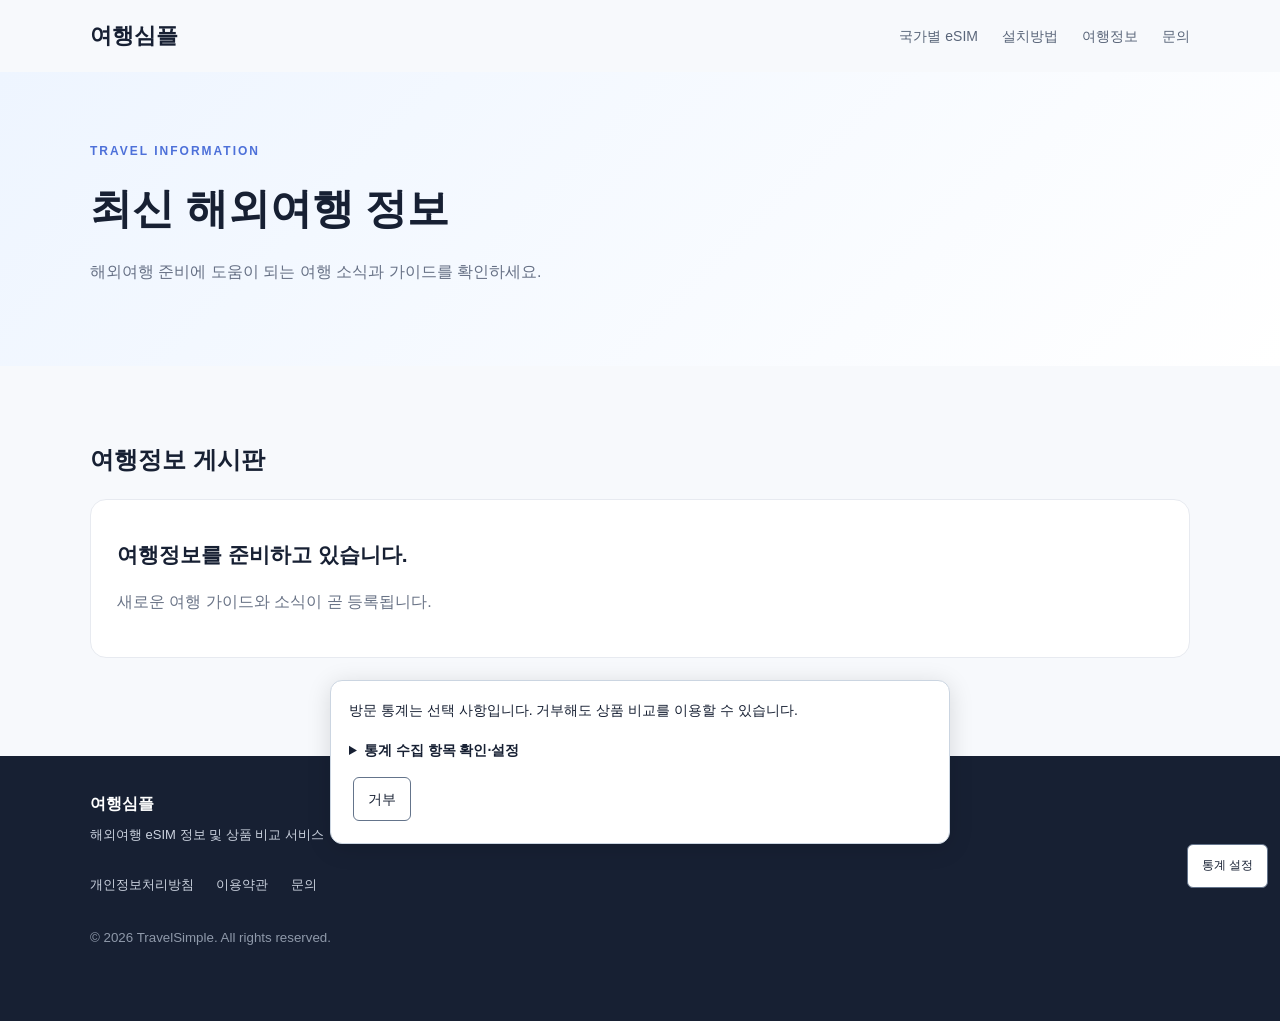
<file: blog/index.html>
<!doctype html>
<html lang="ko">
<head>
  <meta charset="utf-8">
  <meta name="viewport" content="width=device-width,initial-scale=1">
  <title>최신 해외여행 정보 | 여행심플</title>
  <meta name="description" content="일본, 대만, 베트남, 태국, 미국의 최신 해외여행 정보와 여행 준비 팁을 여행심플에서 확인하세요.">
  <link rel="stylesheet" href="../assets/style.css">
  <style>
    .blog-intro {
      background: linear-gradient(135deg,#eef5ff,#fff);
      padding: 65px 0;
    }
    .blog-intro h1 {
      font-size: 42px;
      margin: 12px 0;
    }
    .blog-intro p {
      color: #667085;
      line-height: 1.7;
    }
    .blog-list {
      padding: 55px 0 80px;
      min-height: 350px;
    }
    .blog-card {
      background: #fff;
      border: 1px solid #e7eaf0;
      border-radius: 16px;
      padding: 26px;
      margin-bottom: 18px;
    }
    .blog-card h2 {
      font-size: 21px;
      margin: 12px 0;
    }
    .blog-card p {
      color: #697386;
      line-height: 1.7;
    }
    .blog-date {
      color: #4d70d9;
      font-size: 13px;
      font-weight: 700;
    }
    .blog-card a {
      color: #263f9e;
      font-weight: 700;
    }
    @media(max-width:700px) {
      .blog-intro h1 {font-size:32px}
    }
  </style>
<script defer src="/assets/analytics.js"></script>
</head>
<body>
<header>
  <div class="wrap nav">
    <a class="logo" href="../index.html">여행심플</a>
    <nav>
      <a href="../countries.html">국가별 eSIM</a>
      <a href="../install.html">설치방법</a>
      <a href="index.html">여행정보</a>
      <a href="../contact.html">문의</a>
    </nav>
  </div>
</header>

<main>
  <section class="blog-intro">
    <div class="wrap">
      <span class="eyebrow">TRAVEL INFORMATION</span>
      <h1>최신 해외여행 정보</h1>
      <p>해외여행 준비에 도움이 되는 여행 소식과 가이드를 확인하세요.</p>
    </div>
  </section>

  <section class="wrap blog-list">
    <h2>여행정보 게시판</h2>

    <!-- AUTO_POSTS_START -->
    <div class="blog-card">
      <h2>여행정보를 준비하고 있습니다.</h2>
      <p>새로운 여행 가이드와 소식이 곧 등록됩니다.</p>
    </div>
    <!-- AUTO_POSTS_END -->

  </section>
</main>

<footer>
  <div class="wrap">
    <strong>여행심플</strong>
    <p>해외여행 eSIM 정보 및 상품 비교 서비스</p>
    <div>
      <a href="../privacy.html">개인정보처리방침</a>
      <a href="../terms.html">이용약관</a>
      <a href="../contact.html">문의</a>
    </div>
    <small>© 2026 TravelSimple. All rights reserved.</small>
  </div>
</footer>
</body>
</html>
</file>
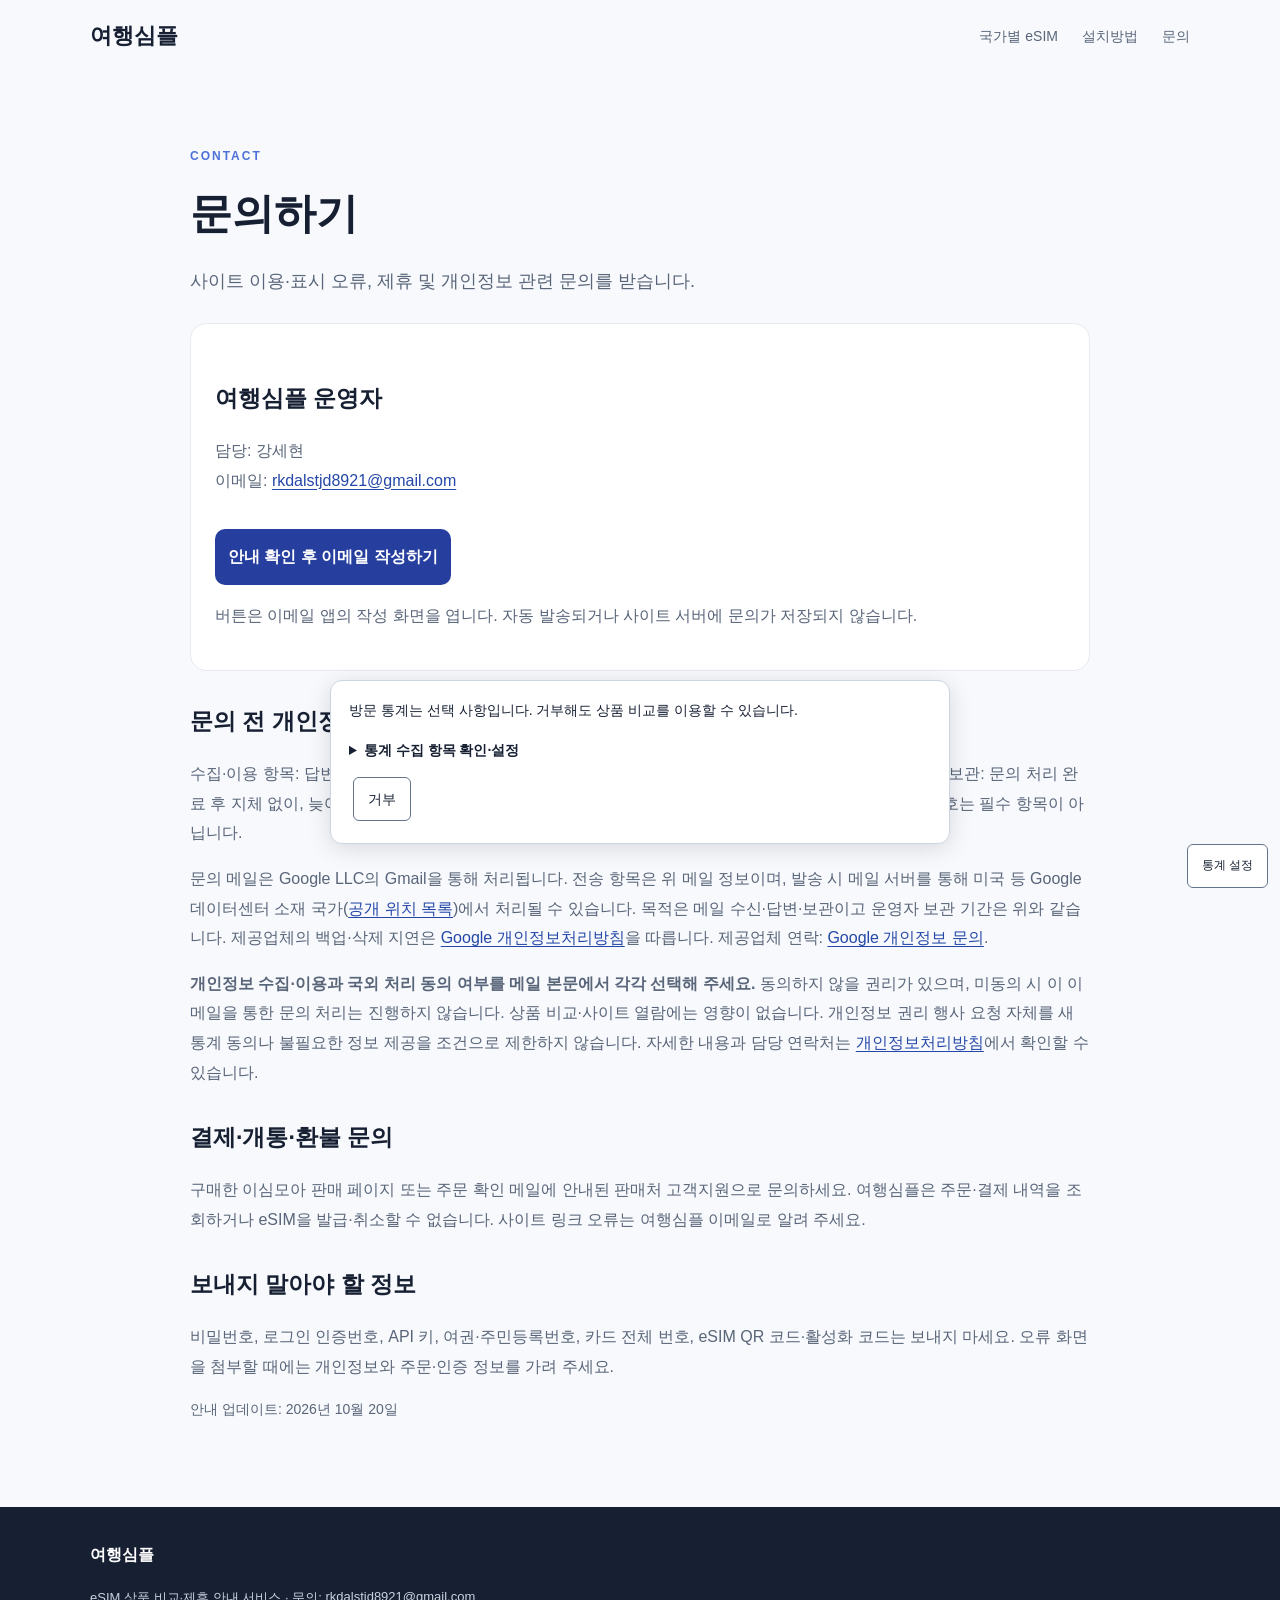
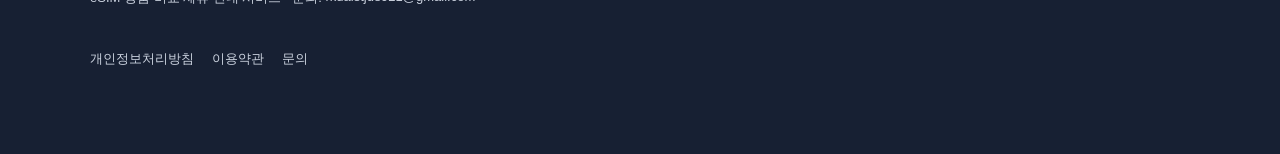
<file: contact.html>
<!doctype html>
<html lang="ko">
<head>
<meta charset="utf-8"><meta name="viewport" content="width=device-width,initial-scale=1">
<title>문의 | 여행심플</title>
<link rel="stylesheet" href="assets/style.css"><link rel="stylesheet" href="assets/legal.css">
<script defer src="/assets/analytics.js"></script>
</head>
<body>
<header><div class="wrap nav"><a class="logo" href="/">여행심플</a><nav><a href="countries.html">국가별 eSIM</a><a href="install.html">설치방법</a><a href="contact.html">문의</a></nav></div></header>
<main class="wrap page legal"><span class="eyebrow">CONTACT</span><h1>문의하기</h1>
<p class="lead">사이트 이용·표시 오류, 제휴 및 개인정보 관련 문의를 받습니다.</p>
<div class="contact-box"><h2>여행심플 운영자</h2><p>담당: 강세현<br>이메일: <a href="mailto:rkdalstjd8921@gmail.com">rkdalstjd8921@gmail.com</a></p><p><a class="buy" href="mailto:rkdalstjd8921@gmail.com?subject=%EC%97%AC%ED%96%89%EC%8B%AC%ED%94%8C%20%EB%AC%B8%EC%9D%98&amp;body=%EA%B0%9C%EC%9D%B8%EC%A0%95%EB%B3%B4%20%EC%88%98%EC%A7%91%C2%B7%EC%9D%B4%EC%9A%A9%20%EB%8F%99%EC%9D%98%3A%20%28%EB%8F%99%EC%9D%98%20/%20%EB%B9%84%EB%8F%99%EC%9D%98%20%EC%A4%91%20%EC%84%A0%ED%83%9D%29%0A%EB%AC%B8%EC%9D%98%20%EB%A9%94%EC%9D%BC%EC%9D%98%20Google%20%EA%B5%AD%EC%99%B8%20%EC%B2%98%EB%A6%AC%20%EB%8F%99%EC%9D%98%3A%20%28%EB%8F%99%EC%9D%98%20/%20%EB%B9%84%EB%8F%99%EC%9D%98%20%EC%A4%91%20%EC%84%A0%ED%83%9D%29%0A%0A%EB%AC%B8%EC%9D%98%20%EC%A2%85%EB%A5%98%3A%20%EC%82%AC%EC%9D%B4%ED%8A%B8%20%EC%98%A4%EB%A5%98%20/%20%EA%B0%9C%EC%9D%B8%EC%A0%95%EB%B3%B4%20%EA%B6%8C%EB%A6%AC%20%EC%9A%94%EC%B2%AD%20/%20%EC%A0%9C%ED%9C%B4%20/%20%EA%B8%B0%ED%83%80%0A%EB%AC%B8%EC%9D%98%20%EB%82%B4%EC%9A%A9%3A%0A%0A%E2%80%BB%20%EB%B9%84%EB%B0%80%EB%B2%88%ED%98%B8%C2%B7%EC%9D%B8%EC%A6%9D%EB%B2%88%ED%98%B8%C2%B7%EC%97%AC%EA%B6%8C%C2%B7%EC%B9%B4%EB%93%9C%EB%B2%88%ED%98%B8%C2%B7eSIM%20QR%20%EC%BD%94%EB%93%9C%EB%8A%94%20%EC%B2%A8%EB%B6%80%ED%95%98%EC%A7%80%20%EB%A7%88%EC%84%B8%EC%9A%94.">안내 확인 후 이메일 작성하기</a></p><p>버튼은 이메일 앱의 작성 화면을 엽니다. 자동 발송되거나 사이트 서버에 문의가 저장되지 않습니다.</p></div>
<h2>문의 전 개인정보 안내</h2><p>수집·이용 항목: 답변용 이메일, 문의 내용, 메일에 포함된 발신자 표시 이름·첨부자료. 목적: 문의 확인·답변. 보관: 문의 처리 완료 후 지체 없이, 늦어도 30일 이내 삭제(실제 법정 보존 의무가 적용되는 경우 해당 범위 제외). 이름·전화번호는 필수 항목이 아닙니다.</p>
<p>문의 메일은 Google LLC의 Gmail을 통해 처리됩니다. 전송 항목은 위 메일 정보이며, 발송 시 메일 서버를 통해 미국 등 Google 데이터센터 소재 국가(<a href="https://datacenters.google/locations/" target="_blank" rel="noopener noreferrer">공개 위치 목록</a>)에서 처리될 수 있습니다. 목적은 메일 수신·답변·보관이고 운영자 보관 기간은 위와 같습니다. 제공업체의 백업·삭제 지연은 <a href="https://policies.google.com/privacy?hl=ko" target="_blank" rel="noopener noreferrer">Google 개인정보처리방침</a>을 따릅니다. 제공업체 연락: <a href="https://support.google.com/policies/troubleshooter/7575787?hl=ko" target="_blank" rel="noopener noreferrer">Google 개인정보 문의</a>.</p>
<p><strong>개인정보 수집·이용과 국외 처리 동의 여부를 메일 본문에서 각각 선택해 주세요.</strong> 동의하지 않을 권리가 있으며, 미동의 시 이 이메일을 통한 문의 처리는 진행하지 않습니다. 상품 비교·사이트 열람에는 영향이 없습니다. 개인정보 권리 행사 요청 자체를 새 통계 동의나 불필요한 정보 제공을 조건으로 제한하지 않습니다. 자세한 내용과 담당 연락처는 <a href="privacy.html">개인정보처리방침</a>에서 확인할 수 있습니다.</p>
<h2>결제·개통·환불 문의</h2><p>구매한 이심모아 판매 페이지 또는 주문 확인 메일에 안내된 판매처 고객지원으로 문의하세요. 여행심플은 주문·결제 내역을 조회하거나 eSIM을 발급·취소할 수 없습니다. 사이트 링크 오류는 여행심플 이메일로 알려 주세요.</p>
<h2>보내지 말아야 할 정보</h2><p>비밀번호, 로그인 인증번호, API 키, 여권·주민등록번호, 카드 전체 번호, eSIM QR 코드·활성화 코드는 보내지 마세요. 오류 화면을 첨부할 때에는 개인정보와 주문·인증 정보를 가려 주세요.</p>
<p class="effective">안내 업데이트: 2026년 10월 20일</p></main>
<footer><div class="wrap"><strong>여행심플</strong><p>eSIM 상품 비교·제휴 안내 서비스 · 문의: <a href="mailto:rkdalstjd8921@gmail.com">rkdalstjd8921@gmail.com</a></p><div><a href="privacy.html">개인정보처리방침</a><a href="terms.html">이용약관</a><a href="contact.html">문의</a></div></div></footer>
</body></html>
</file>
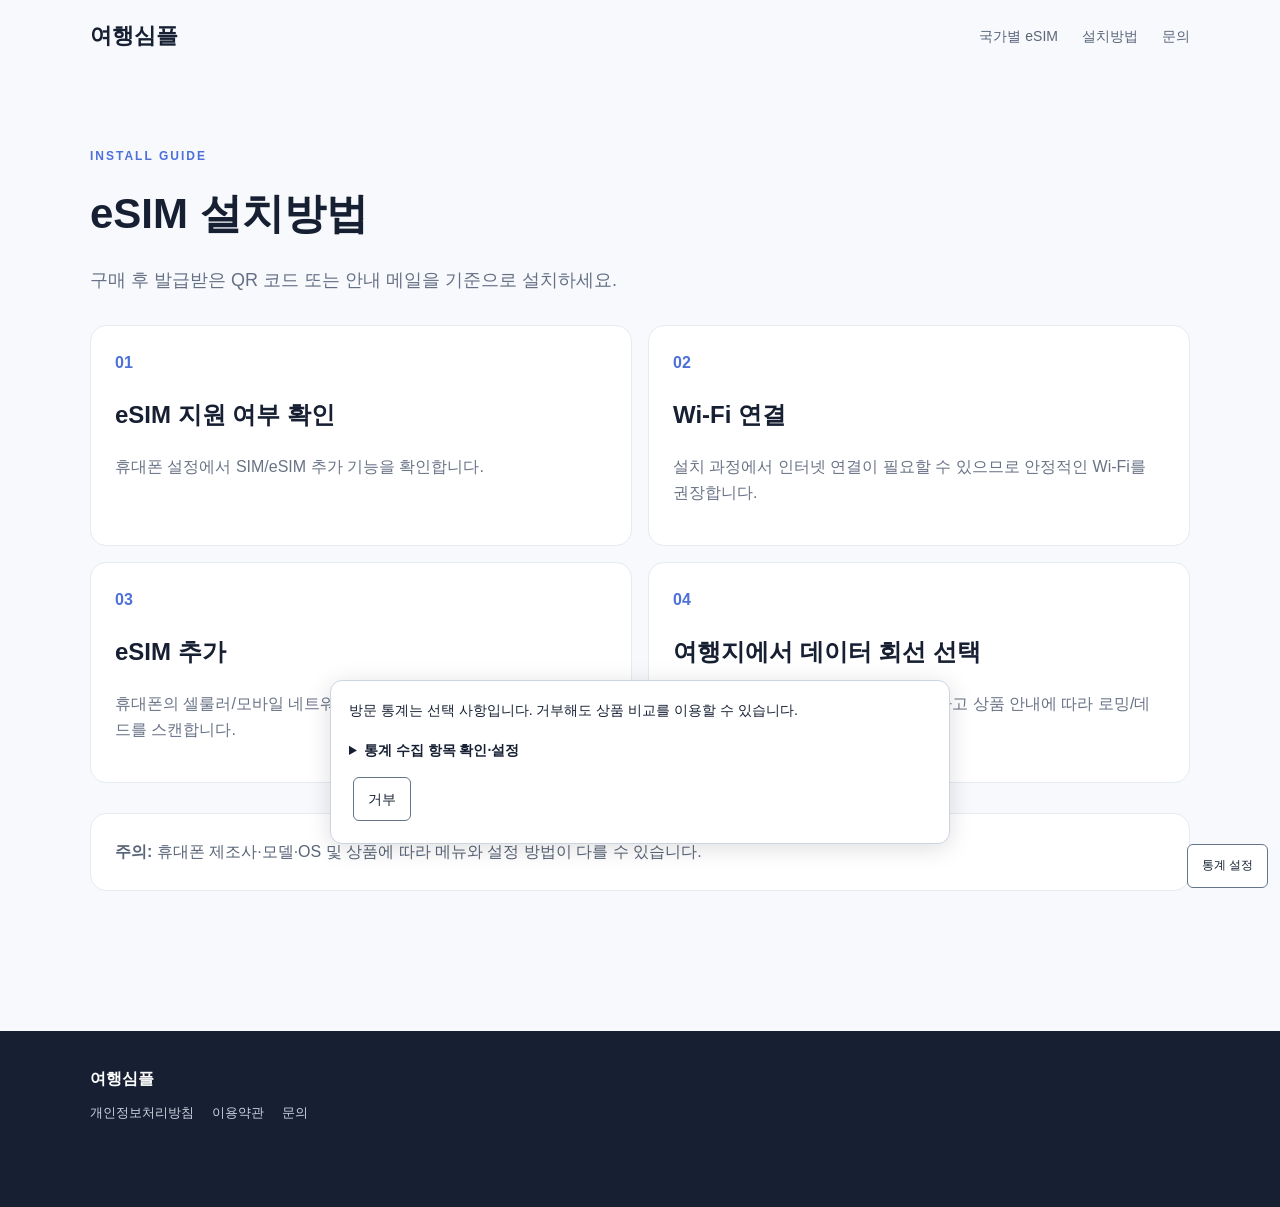
<file: install.html>
<!doctype html><html lang="ko"><head><meta charset="utf-8"><meta name="viewport" content="width=device-width,initial-scale=1"><title>eSIM 설치방법 | 여행심플</title><link rel="stylesheet" href="assets/style.css"><script defer src="/assets/analytics.js"></script>
</head><body>
<header><div class="wrap nav"><a class="logo" href="/">여행심플</a><nav><a href="countries.html">국가별 eSIM</a><a href="install.html">설치방법</a><a href="contact.html">문의</a></nav></div></header>
<main class="wrap page"><span class="eyebrow">INSTALL GUIDE</span><h1>eSIM 설치방법</h1><p class="lead">구매 후 발급받은 QR 코드 또는 안내 메일을 기준으로 설치하세요.</p>
<div class="steps"><article><b>01</b><h2>eSIM 지원 여부 확인</h2><p>휴대폰 설정에서 SIM/eSIM 추가 기능을 확인합니다.</p></article><article><b>02</b><h2>Wi-Fi 연결</h2><p>설치 과정에서 인터넷 연결이 필요할 수 있으므로 안정적인 Wi-Fi를 권장합니다.</p></article><article><b>03</b><h2>eSIM 추가</h2><p>휴대폰의 셀룰러/모바일 네트워크 메뉴에서 eSIM을 추가하고 QR 코드를 스캔합니다.</p></article><article><b>04</b><h2>여행지에서 데이터 회선 선택</h2><p>구매한 eSIM을 데이터 회선으로 선택하고 상품 안내에 따라 로밍/데이터 설정을 확인합니다.</p></article></div>
<div class="notice"><strong>주의:</strong> 휴대폰 제조사·모델·OS 및 상품에 따라 메뉴와 설정 방법이 다를 수 있습니다.</div></main>
<footer><div class="wrap"><strong>여행심플</strong><div><a href="privacy.html">개인정보처리방침</a><a href="terms.html">이용약관</a><a href="contact.html">문의</a></div></div></footer></body></html>
</file>
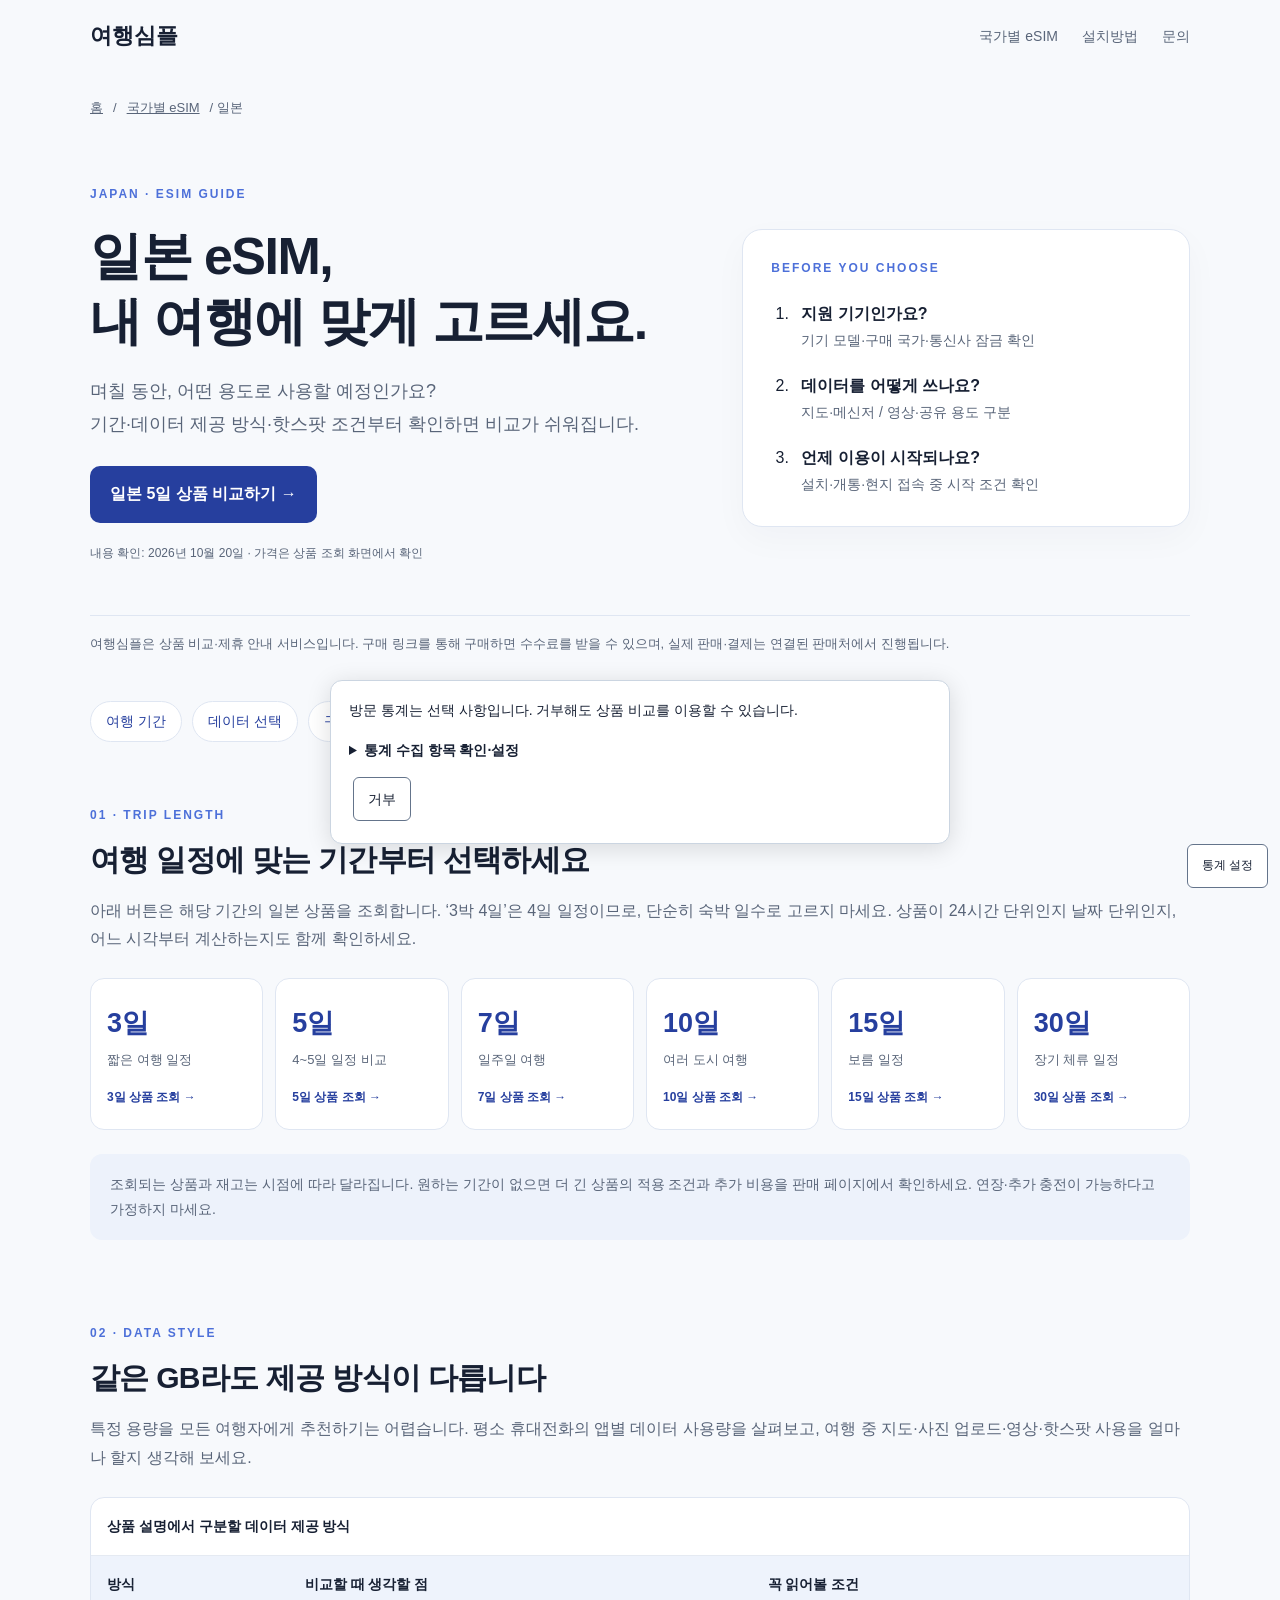
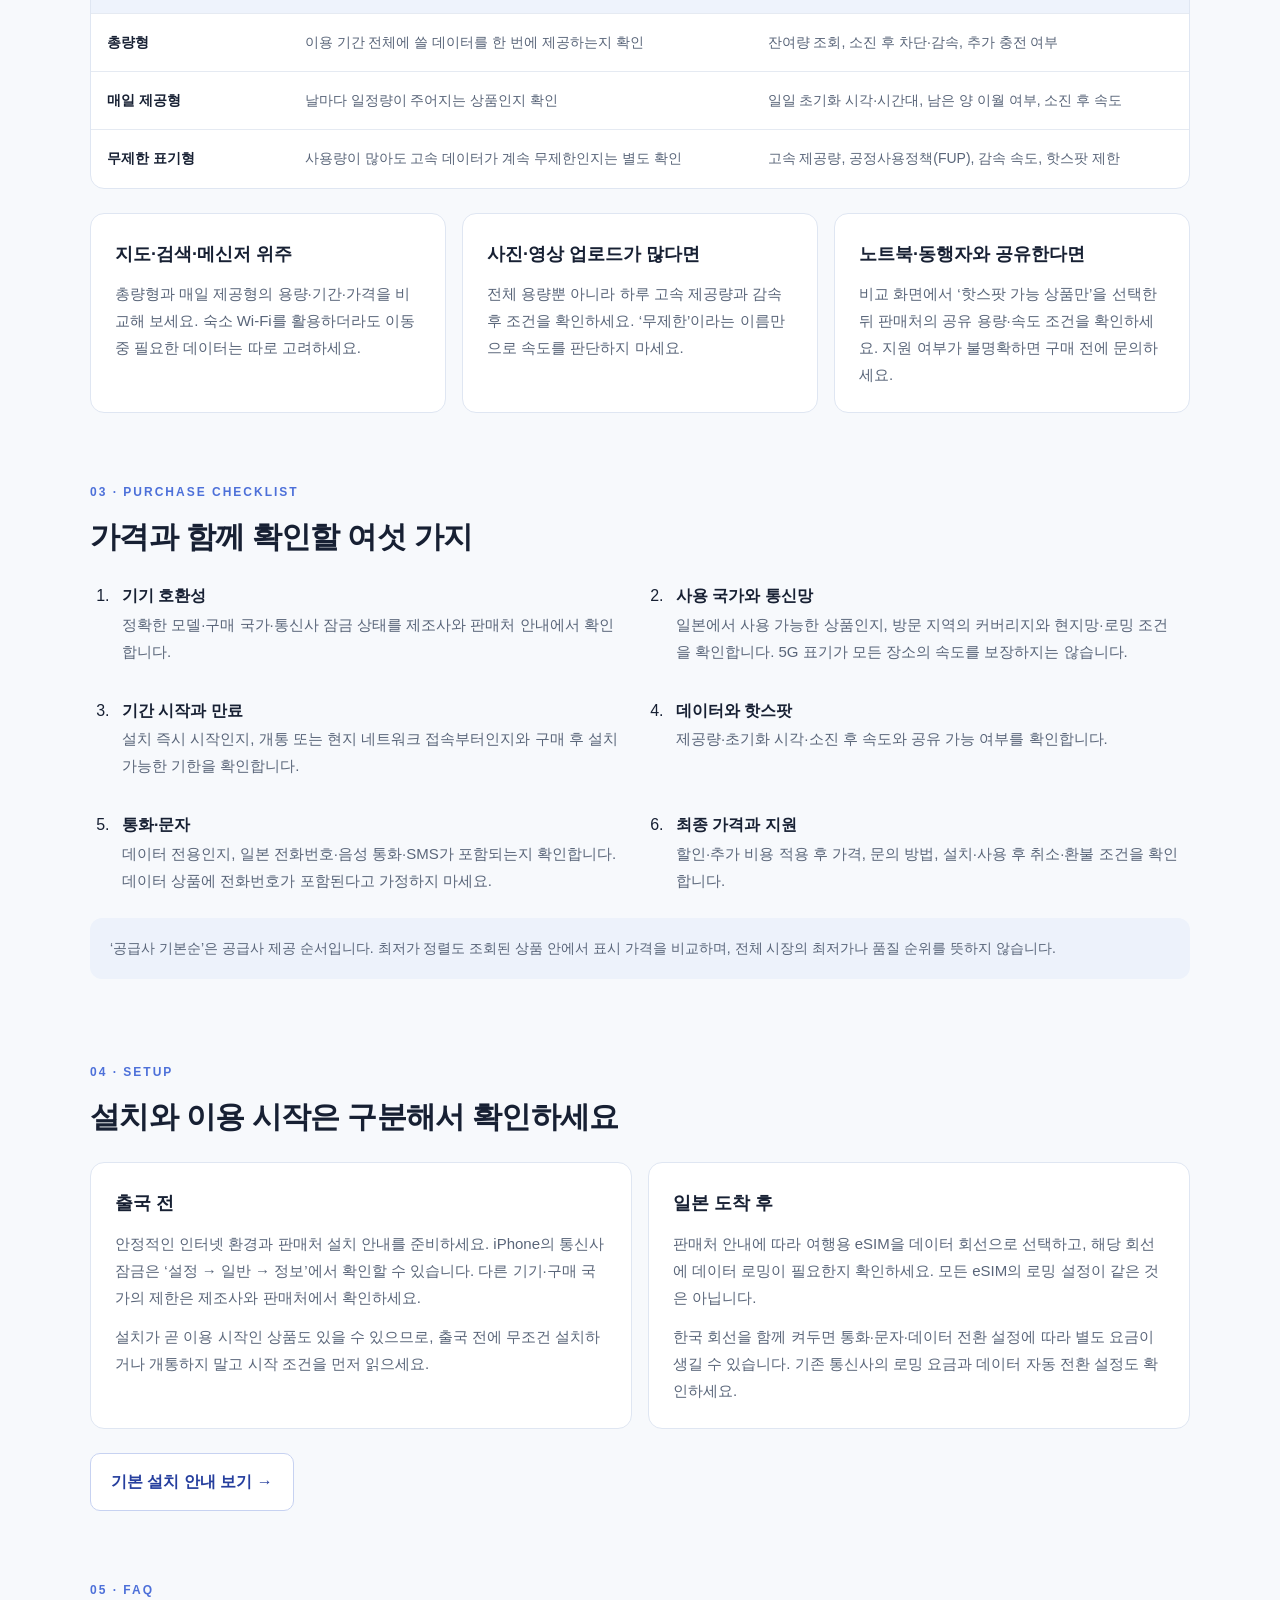
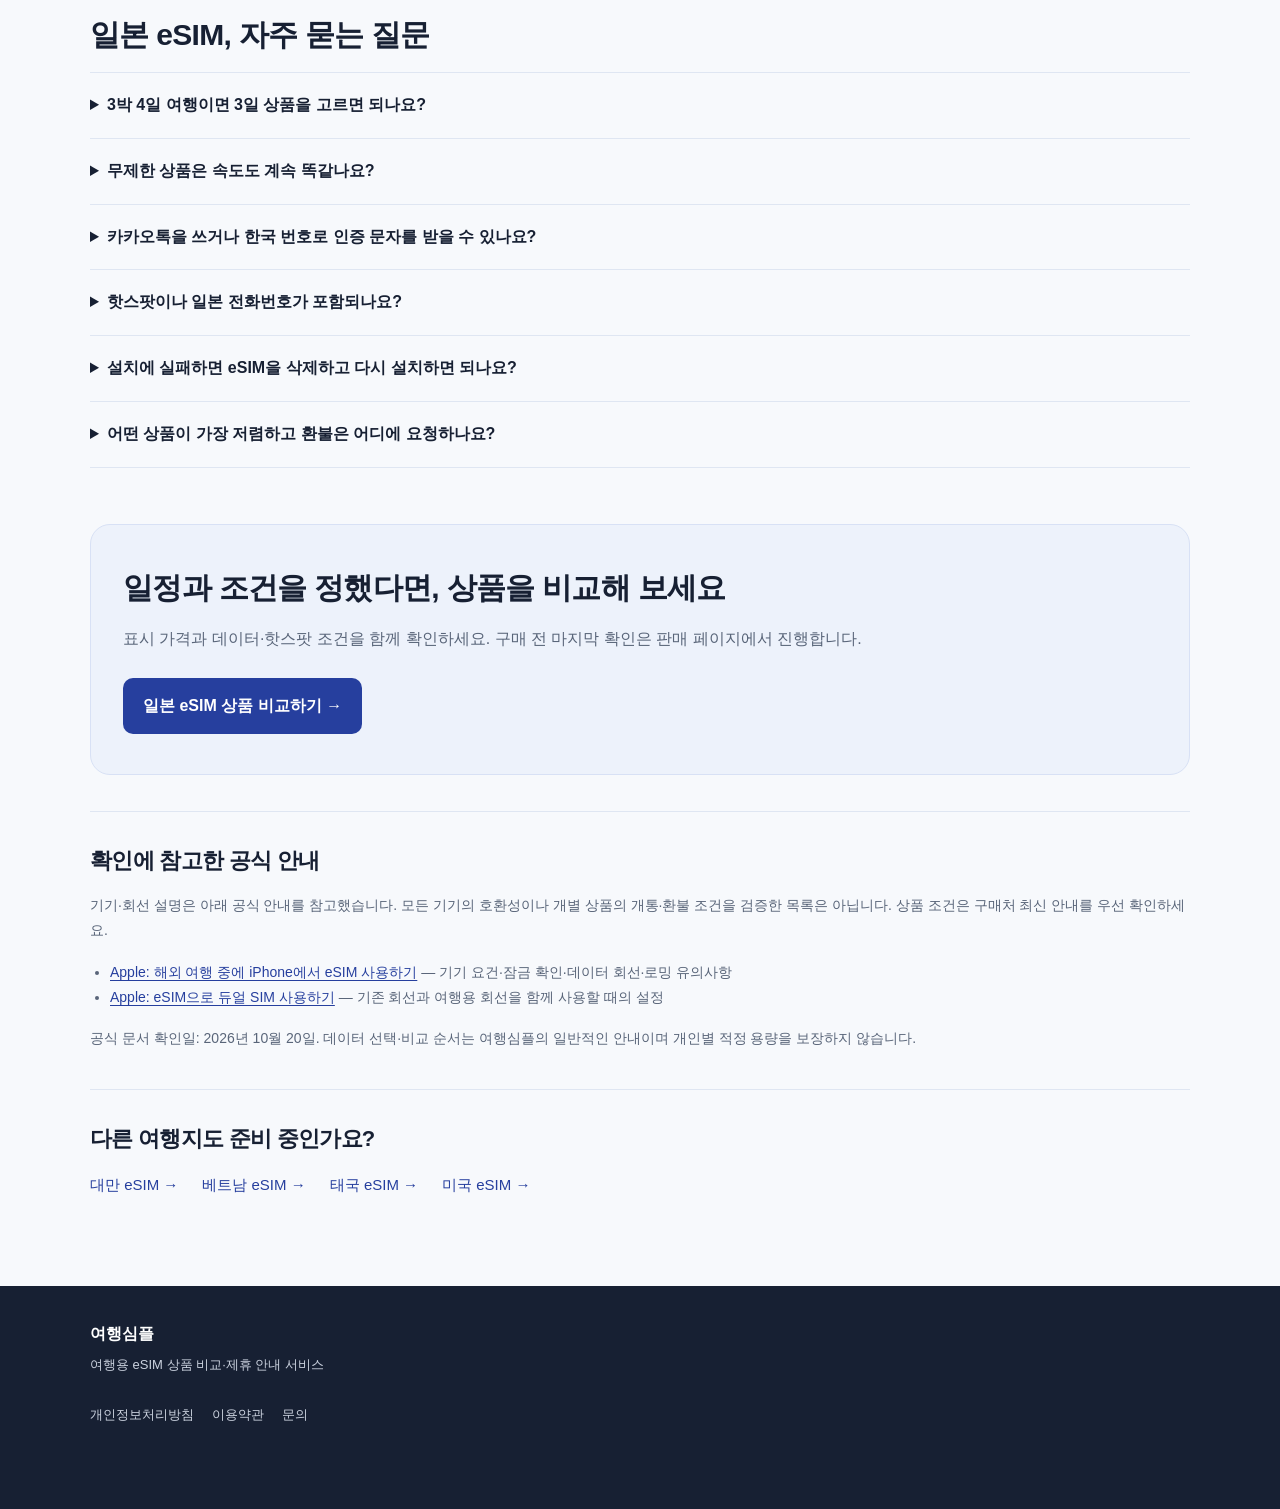
<file: japan-esim.html>
<!doctype html>
<html lang="ko">
<head>
  <meta charset="utf-8">
  <meta name="viewport" content="width=device-width,initial-scale=1">
  <title>일본 eSIM 비교 가이드 | 여행 기간·데이터·핫스팟 확인 | 여행심플</title>
  <meta name="description" content="일본 eSIM을 3·5·7·10·15·30일 여행 일정에 맞춰 비교하세요. 총량형·매일 제공형·무제한의 차이, 핫스팟과 설치·로밍 확인사항을 안내합니다.">
  <meta name="robots" content="index,follow">
  <link rel="canonical" href="https://travelsimple-esim.com/japan-esim">
  <meta property="og:type" content="article">
  <meta property="og:locale" content="ko_KR">
  <meta property="og:site_name" content="여행심플">
  <meta property="og:title" content="일본 eSIM, 내 여행에 맞게 고르는 방법">
  <meta property="og:description" content="여행 기간부터 데이터 제공 방식·핫스팟·설치 조건까지 확인하고 일본 eSIM 상품을 비교하세요.">
  <meta property="og:url" content="https://travelsimple-esim.com/japan-esim">
  <link rel="stylesheet" href="assets/style.css">
  <link rel="stylesheet" href="assets/japan-guide.css">
  <script defer src="/assets/analytics.js"></script>
  <script type="application/ld+json">
  {"@context":"https://schema.org","@graph":[{"@type":"WebPage","@id":"https://travelsimple-esim.com/japan-esim#webpage","url":"https://travelsimple-esim.com/japan-esim","name":"일본 eSIM 비교 가이드","description":"여행 기간·데이터 제공 방식·핫스팟·설치 조건을 확인하는 일본 eSIM 선택 안내","inLanguage":"ko-KR","dateModified":"2026-10-20","breadcrumb":{"@id":"https://travelsimple-esim.com/japan-esim#breadcrumb"}},{"@type":"BreadcrumbList","@id":"https://travelsimple-esim.com/japan-esim#breadcrumb","itemListElement":[{"@type":"ListItem","position":1,"name":"여행심플","item":"https://travelsimple-esim.com/"},{"@type":"ListItem","position":2,"name":"국가별 eSIM","item":"https://travelsimple-esim.com/countries.html"},{"@type":"ListItem","position":3,"name":"일본 eSIM 가이드","item":"https://travelsimple-esim.com/japan-esim"}]}]}
  </script>
</head>
<body>
<header><div class="wrap nav"><a class="logo" href="/">여행심플</a><nav aria-label="주 메뉴"><a href="countries.html">국가별 eSIM</a><a href="install.html">설치방법</a><a href="contact.html">문의</a></nav></div></header>
<main class="jp-guide wrap">
  <nav class="jp-breadcrumb" aria-label="현재 위치"><a href="/">홈</a><span>/</span><a href="countries.html">국가별 eSIM</a><span>/ 일본</span></nav>
  <section class="jp-hero" aria-labelledby="guide-title">
    <div><span class="eyebrow">JAPAN · ESIM GUIDE</span><h1 id="guide-title">일본 eSIM,<br>내 여행에 맞게 고르세요.</h1><p class="jp-intro">며칠 동안, 어떤 용도로 사용할 예정인가요?<br>기간·데이터 제공 방식·핫스팟 조건부터 확인하면 비교가 쉬워집니다.</p><a class="jp-primary" href="esim.html?country=JP&amp;days=5">일본 5일 상품 비교하기 <span aria-hidden="true">→</span></a><p class="jp-updated">내용 확인: <time datetime="2026-10-20">2026년 10월 20일</time> · 가격은 상품 조회 화면에서 확인</p></div>
    <aside class="jp-quick" aria-label="먼저 확인할 세 가지"><span class="eyebrow">BEFORE YOU CHOOSE</span><ol><li><b>지원 기기인가요?</b><span>기기 모델·구매 국가·통신사 잠금 확인</span></li><li><b>데이터를 어떻게 쓰나요?</b><span>지도·메신저 / 영상·공유 용도 구분</span></li><li><b>언제 이용이 시작되나요?</b><span>설치·개통·현지 접속 중 시작 조건 확인</span></li></ol></aside>
  </section>
  <p class="jp-disclosure">여행심플은 상품 비교·제휴 안내 서비스입니다. 구매 링크를 통해 구매하면 수수료를 받을 수 있으며, 실제 판매·결제는 연결된 판매처에서 진행됩니다.</p>
  <nav class="jp-toc" aria-label="이 페이지 목차"><a href="#duration">여행 기간</a><a href="#data">데이터 선택</a><a href="#checklist">구매 전 확인</a><a href="#setup">설치·로밍</a><a href="#faq">자주 묻는 질문</a></nav>
  <section id="duration" aria-labelledby="duration-title"><span class="eyebrow">01 · TRIP LENGTH</span><h2 id="duration-title">여행 일정에 맞는 기간부터 선택하세요</h2><p>아래 버튼은 해당 기간의 일본 상품을 조회합니다. ‘3박 4일’은 4일 일정이므로, 단순히 숙박 일수로 고르지 마세요. 상품이 24시간 단위인지 날짜 단위인지, 어느 시각부터 계산하는지도 함께 확인하세요.</p>
    <div class="jp-duration-grid"><a href="esim.html?country=JP&amp;days=3"><strong>3일</strong><span>짧은 여행 일정</span><small>3일 상품 조회 →</small></a><a href="esim.html?country=JP&amp;days=5"><strong>5일</strong><span>4~5일 일정 비교</span><small>5일 상품 조회 →</small></a><a href="esim.html?country=JP&amp;days=7"><strong>7일</strong><span>일주일 여행</span><small>7일 상품 조회 →</small></a><a href="esim.html?country=JP&amp;days=10"><strong>10일</strong><span>여러 도시 여행</span><small>10일 상품 조회 →</small></a><a href="esim.html?country=JP&amp;days=15"><strong>15일</strong><span>보름 일정</span><small>15일 상품 조회 →</small></a><a href="esim.html?country=JP&amp;days=30"><strong>30일</strong><span>장기 체류 일정</span><small>30일 상품 조회 →</small></a></div>
    <p class="jp-note">조회되는 상품과 재고는 시점에 따라 달라집니다. 원하는 기간이 없으면 더 긴 상품의 적용 조건과 추가 비용을 판매 페이지에서 확인하세요. 연장·추가 충전이 가능하다고 가정하지 마세요.</p>
  </section>
  <section id="data" aria-labelledby="data-title"><span class="eyebrow">02 · DATA STYLE</span><h2 id="data-title">같은 GB라도 제공 방식이 다릅니다</h2><p>특정 용량을 모든 여행자에게 추천하기는 어렵습니다. 평소 휴대전화의 앱별 데이터 사용량을 살펴보고, 여행 중 지도·사진 업로드·영상·핫스팟 사용을 얼마나 할지 생각해 보세요.</p>
    <div class="jp-table-wrap" role="region" aria-label="데이터 제공 방식 비교표" tabindex="0"><table><caption>상품 설명에서 구분할 데이터 제공 방식</caption><thead><tr><th scope="col">방식</th><th scope="col">비교할 때 생각할 점</th><th scope="col">꼭 읽어볼 조건</th></tr></thead><tbody><tr><th scope="row">총량형</th><td>이용 기간 전체에 쓸 데이터를 한 번에 제공하는지 확인</td><td>잔여량 조회, 소진 후 차단·감속, 추가 충전 여부</td></tr><tr><th scope="row">매일 제공형</th><td>날마다 일정량이 주어지는 상품인지 확인</td><td>일일 초기화 시각·시간대, 남은 양 이월 여부, 소진 후 속도</td></tr><tr><th scope="row">무제한 표기형</th><td>사용량이 많아도 고속 데이터가 계속 무제한인지는 별도 확인</td><td>고속 제공량, 공정사용정책(FUP), 감속 속도, 핫스팟 제한</td></tr></tbody></table></div>
    <div class="jp-use-grid"><article><h3>지도·검색·메신저 위주</h3><p>총량형과 매일 제공형의 용량·기간·가격을 비교해 보세요. 숙소 Wi-Fi를 활용하더라도 이동 중 필요한 데이터는 따로 고려하세요.</p></article><article><h3>사진·영상 업로드가 많다면</h3><p>전체 용량뿐 아니라 하루 고속 제공량과 감속 후 조건을 확인하세요. ‘무제한’이라는 이름만으로 속도를 판단하지 마세요.</p></article><article><h3>노트북·동행자와 공유한다면</h3><p>비교 화면에서 ‘핫스팟 가능 상품만’을 선택한 뒤 판매처의 공유 용량·속도 조건을 확인하세요. 지원 여부가 불명확하면 구매 전에 문의하세요.</p></article></div>
  </section>
  <section id="checklist" aria-labelledby="checklist-title"><span class="eyebrow">03 · PURCHASE CHECKLIST</span><h2 id="checklist-title">가격과 함께 확인할 여섯 가지</h2><ol class="jp-checklist"><li><strong>기기 호환성</strong><span>정확한 모델·구매 국가·통신사 잠금 상태를 제조사와 판매처 안내에서 확인합니다.</span></li><li><strong>사용 국가와 통신망</strong><span>일본에서 사용 가능한 상품인지, 방문 지역의 커버리지와 현지망·로밍 조건을 확인합니다. 5G 표기가 모든 장소의 속도를 보장하지는 않습니다.</span></li><li><strong>기간 시작과 만료</strong><span>설치 즉시 시작인지, 개통 또는 현지 네트워크 접속부터인지와 구매 후 설치 가능한 기한을 확인합니다.</span></li><li><strong>데이터와 핫스팟</strong><span>제공량·초기화 시각·소진 후 속도와 공유 가능 여부를 확인합니다.</span></li><li><strong>통화·문자</strong><span>데이터 전용인지, 일본 전화번호·음성 통화·SMS가 포함되는지 확인합니다. 데이터 상품에 전화번호가 포함된다고 가정하지 마세요.</span></li><li><strong>최종 가격과 지원</strong><span>할인·추가 비용 적용 후 가격, 문의 방법, 설치·사용 후 취소·환불 조건을 확인합니다.</span></li></ol><p class="jp-note">‘공급사 기본순’은 공급사 제공 순서입니다. 최저가 정렬도 조회된 상품 안에서 표시 가격을 비교하며, 전체 시장의 최저가나 품질 순위를 뜻하지 않습니다.</p></section>
  <section id="setup" aria-labelledby="setup-title"><span class="eyebrow">04 · SETUP</span><h2 id="setup-title">설치와 이용 시작은 구분해서 확인하세요</h2><div class="jp-setup"><article><h3>출국 전</h3><p>안정적인 인터넷 환경과 판매처 설치 안내를 준비하세요. iPhone의 통신사 잠금은 ‘설정 → 일반 → 정보’에서 확인할 수 있습니다. 다른 기기·구매 국가의 제한은 제조사와 판매처에서 확인하세요.</p><p>설치가 곧 이용 시작인 상품도 있을 수 있으므로, 출국 전에 무조건 설치하거나 개통하지 말고 시작 조건을 먼저 읽으세요.</p></article><article><h3>일본 도착 후</h3><p>판매처 안내에 따라 여행용 eSIM을 데이터 회선으로 선택하고, 해당 회선에 데이터 로밍이 필요한지 확인하세요. 모든 eSIM의 로밍 설정이 같은 것은 아닙니다.</p><p>한국 회선을 함께 켜두면 통화·문자·데이터 전환 설정에 따라 별도 요금이 생길 수 있습니다. 기존 통신사의 로밍 요금과 데이터 자동 전환 설정도 확인하세요.</p></article></div><a class="jp-secondary" href="install.html">기본 설치 안내 보기 →</a></section>
  <section id="faq" aria-labelledby="faq-title"><span class="eyebrow">05 · FAQ</span><h2 id="faq-title">일본 eSIM, 자주 묻는 질문</h2><details><summary>3박 4일 여행이면 3일 상품을 고르면 되나요?</summary><p>숙박 일수와 사용 기간은 다릅니다. 실제 데이터가 필요한 출국·귀국 시각과 상품의 시간 계산 방식에 맞춰 선택하세요. 4일 일정이라면 <a href="esim.html?country=JP&amp;days=5">5일 상품 조건도 비교</a>할 수 있습니다.</p></details><details><summary>무제한 상품은 속도도 계속 똑같나요?</summary><p>그렇다고 볼 수 없습니다. 고속 데이터 제공량, 사용량에 따른 속도 제한, 공정사용정책과 혼잡·커버리지 조건을 판매 페이지에서 확인하세요.</p></details><details><summary>카카오톡을 쓰거나 한국 번호로 인증 문자를 받을 수 있나요?</summary><p>카카오톡 등 인터넷 앱의 사용과 한국 회선의 SMS 수신은 별개입니다. 데이터 연결·앱 상태를 확인하고, 한국 번호의 인증 문자가 필요하면 기존 통신사에 해외 수신 가능 여부와 요금을 확인하세요. 데이터 전용 여행 eSIM 자체가 한국 번호의 SMS를 제공하는 것은 아닙니다.</p></details><details><summary>핫스팟이나 일본 전화번호가 포함되나요?</summary><p>상품마다 다릅니다. 핫스팟 지원·공유 제한과 음성·SMS 포함 여부를 각각 확인하세요. 비교 화면에서 ‘확인 필요’로 나온 항목은 판매처 확인 전까지 가능하다고 판단하지 마세요.</p></details><details><summary>설치에 실패하면 eSIM을 삭제하고 다시 설치하면 되나요?</summary><p>먼저 판매처 고객지원에 문의하세요. QR 코드 재사용·재발급 조건은 상품마다 다르므로, 재설치가 가능한지 확인하기 전에 삭제하지 않는 편이 좋습니다. QR 코드와 활성화 코드는 다른 사람에게 공개하지 마세요.</p></details><details><summary>어떤 상품이 가장 저렴하고 환불은 어디에 요청하나요?</summary><p>기간을 선택한 상품 조회 화면에서 최저가 정렬을 이용하고, 최종 가격은 판매 페이지에서 확인하세요. 주문·결제·개통·취소·환불은 실제 구매한 판매처 고객지원으로 문의해야 합니다. 여행심플의 표시·링크 오류는 <a href="contact.html">문의 페이지</a>로 알려 주세요.</p></details></section>
  <section class="jp-final" aria-labelledby="final-title"><h2 id="final-title">일정과 조건을 정했다면, 상품을 비교해 보세요</h2><p>표시 가격과 데이터·핫스팟 조건을 함께 확인하세요. 구매 전 마지막 확인은 판매 페이지에서 진행합니다.</p><a class="jp-primary" href="esim.html?country=JP&amp;days=5">일본 eSIM 상품 비교하기 →</a></section>
  <section class="jp-sources" aria-labelledby="sources-title"><h2 id="sources-title">확인에 참고한 공식 안내</h2><p>기기·회선 설명은 아래 공식 안내를 참고했습니다. 모든 기기의 호환성이나 개별 상품의 개통·환불 조건을 검증한 목록은 아닙니다. 상품 조건은 구매처 최신 안내를 우선 확인하세요.</p><ul><li><a href="https://support.apple.com/ko-kr/118227" target="_blank" rel="noopener noreferrer">Apple: 해외 여행 중에 iPhone에서 eSIM 사용하기</a> — 기기 요건·잠금 확인·데이터 회선·로밍 유의사항</li><li><a href="https://support.apple.com/ko-kr/109317" target="_blank" rel="noopener noreferrer">Apple: eSIM으로 듀얼 SIM 사용하기</a> — 기존 회선과 여행용 회선을 함께 사용할 때의 설정</li></ul><p>공식 문서 확인일: 2026년 10월 20일. 데이터 선택·비교 순서는 여행심플의 일반적인 안내이며 개인별 적정 용량을 보장하지 않습니다.</p></section>
  <section class="jp-related" aria-labelledby="related-title"><h2 id="related-title">다른 여행지도 준비 중인가요?</h2><div><a href="taiwan-esim.html">대만 eSIM →</a><a href="vietnam-esim.html">베트남 eSIM →</a><a href="thailand-esim.html">태국 eSIM →</a><a href="usa-esim.html">미국 eSIM →</a></div></section>
</main>
<footer><div class="wrap"><strong>여행심플</strong><p>여행용 eSIM 상품 비교·제휴 안내 서비스</p><div><a href="privacy.html">개인정보처리방침</a><a href="terms.html">이용약관</a><a href="contact.html">문의</a></div></div></footer>
</body>
</html>
</file>
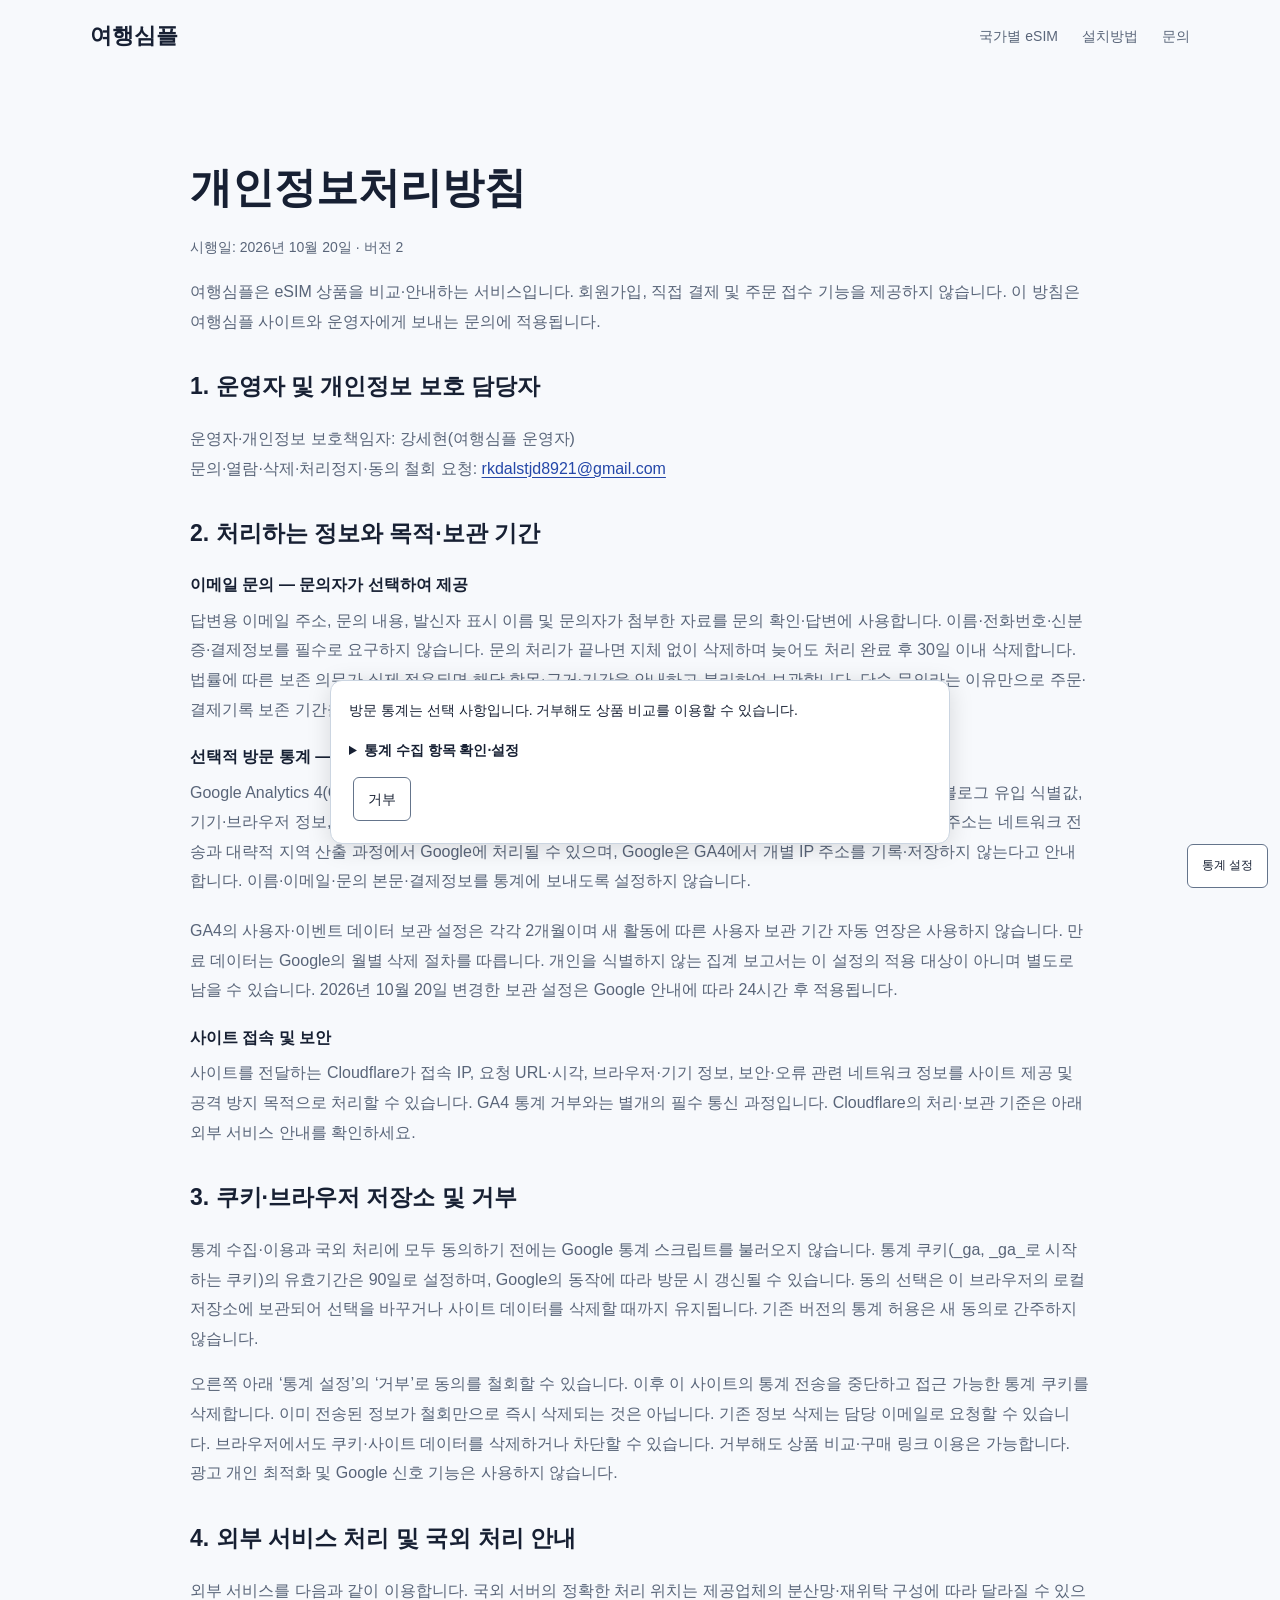
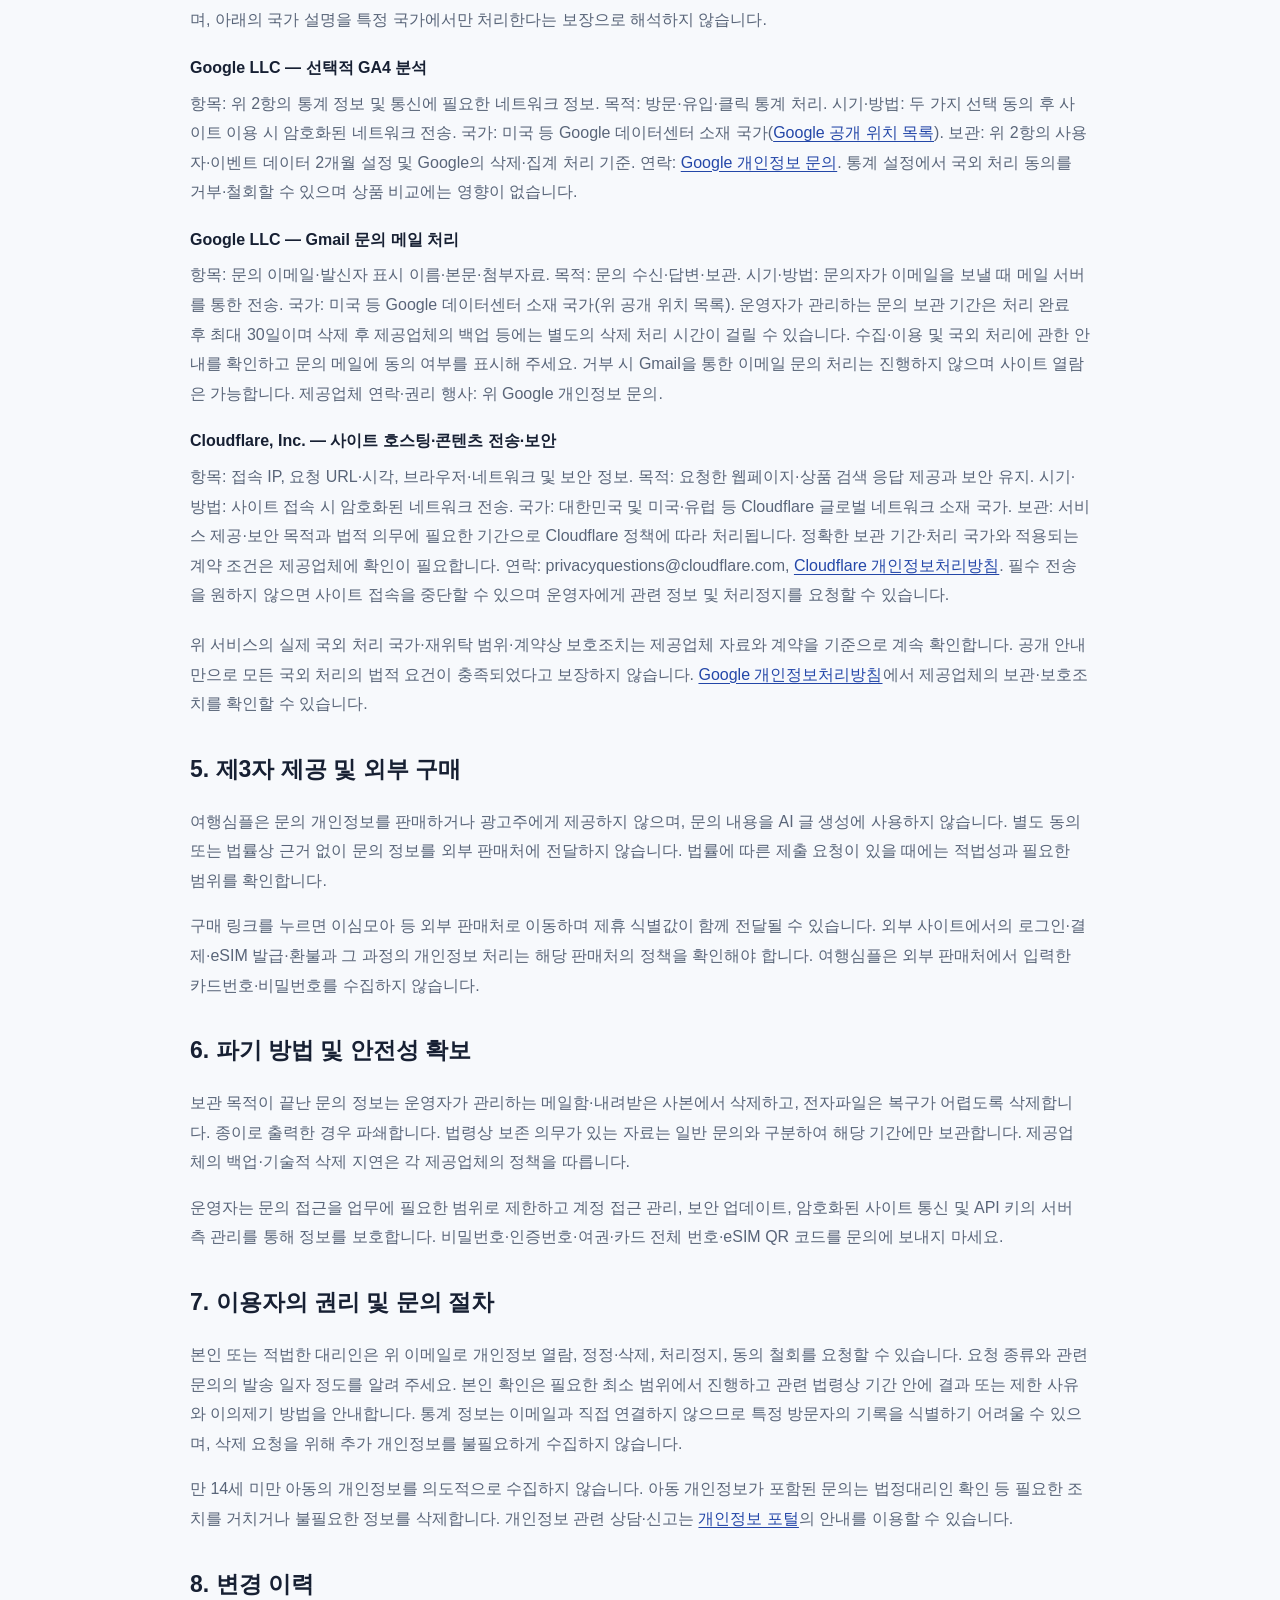
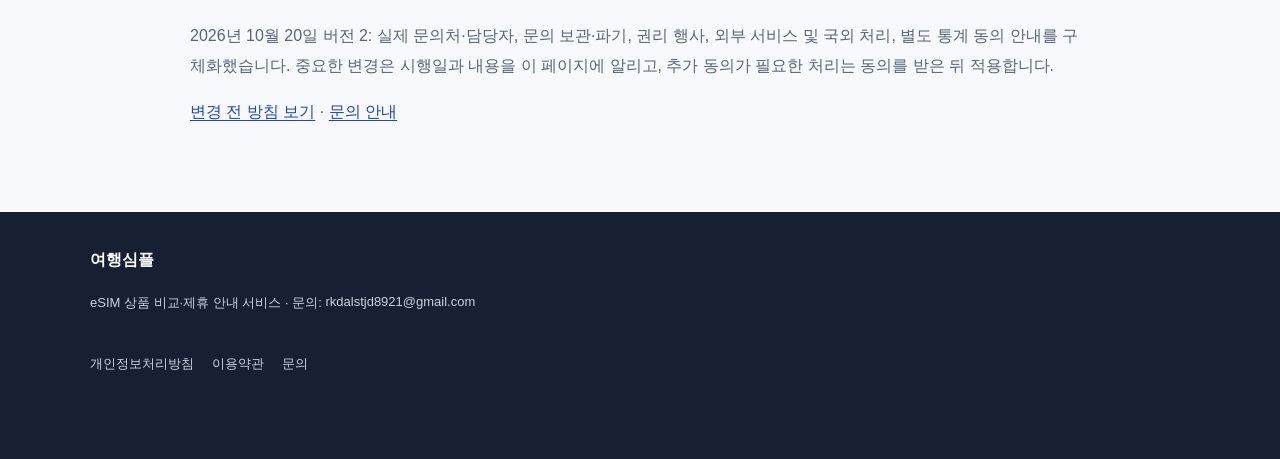
<file: privacy.html>
<!doctype html>
<html lang="ko">
<head>
<meta charset="utf-8"><meta name="viewport" content="width=device-width,initial-scale=1">
<title>개인정보처리방침 | 여행심플</title>
<link rel="stylesheet" href="assets/style.css"><link rel="stylesheet" href="assets/legal.css">
<script defer src="/assets/analytics.js"></script>
</head>
<body>
<header><div class="wrap nav"><a class="logo" href="/">여행심플</a><nav><a href="countries.html">국가별 eSIM</a><a href="install.html">설치방법</a><a href="contact.html">문의</a></nav></div></header>
<main class="wrap page legal"><h1>개인정보처리방침</h1>
<p class="effective">시행일: 2026년 10월 20일 · 버전 2</p>
<p>여행심플은 eSIM 상품을 비교·안내하는 서비스입니다. 회원가입, 직접 결제 및 주문 접수 기능을 제공하지 않습니다. 이 방침은 여행심플 사이트와 운영자에게 보내는 문의에 적용됩니다.</p>
<h2>1. 운영자 및 개인정보 보호 담당자</h2>
<p>운영자·개인정보 보호책임자: 강세현(여행심플 운영자)<br>문의·열람·삭제·처리정지·동의 철회 요청: <a href="mailto:rkdalstjd8921@gmail.com">rkdalstjd8921@gmail.com</a></p>
<h2>2. 처리하는 정보와 목적·보관 기간</h2>
<dl>
<dt>이메일 문의 — 문의자가 선택하여 제공</dt><dd>답변용 이메일 주소, 문의 내용, 발신자 표시 이름 및 문의자가 첨부한 자료를 문의 확인·답변에 사용합니다. 이름·전화번호·신분증·결제정보를 필수로 요구하지 않습니다. 문의 처리가 끝나면 지체 없이 삭제하며 늦어도 처리 완료 후 30일 이내 삭제합니다. 법률에 따른 보존 의무가 실제 적용되면 해당 항목·근거·기간을 안내하고 분리하여 보관합니다. 단순 문의라는 이유만으로 주문·결제기록 보존 기간을 일괄 적용하지 않습니다.</dd>
<dt>선택적 방문 통계 — 별도 동의 후 수집</dt><dd>Google Analytics 4(GA4)의 쿠키 식별자, 방문 시각·페이지, 유입 사이트 도메인, 국가·여행 기간 검색 조건, 블로그 유입 식별값, 기기·브라우저 정보, 스크롤 및 외부 링크·상품 링크 클릭을 방문 경로 분석과 서비스 개선에 사용합니다. IP 주소는 네트워크 전송과 대략적 지역 산출 과정에서 Google에 처리될 수 있으며, Google은 GA4에서 개별 IP 주소를 기록·저장하지 않는다고 안내합니다. 이름·이메일·문의 본문·결제정보를 통계에 보내도록 설정하지 않습니다.</dd>
<dd>GA4의 사용자·이벤트 데이터 보관 설정은 각각 2개월이며 새 활동에 따른 사용자 보관 기간 자동 연장은 사용하지 않습니다. 만료 데이터는 Google의 월별 삭제 절차를 따릅니다. 개인을 식별하지 않는 집계 보고서는 이 설정의 적용 대상이 아니며 별도로 남을 수 있습니다. 2026년 10월 20일 변경한 보관 설정은 Google 안내에 따라 24시간 후 적용됩니다.</dd>
<dt>사이트 접속 및 보안</dt><dd>사이트를 전달하는 Cloudflare가 접속 IP, 요청 URL·시각, 브라우저·기기 정보, 보안·오류 관련 네트워크 정보를 사이트 제공 및 공격 방지 목적으로 처리할 수 있습니다. GA4 통계 거부와는 별개의 필수 통신 과정입니다. Cloudflare의 처리·보관 기준은 아래 외부 서비스 안내를 확인하세요.</dd>
</dl>
<h2>3. 쿠키·브라우저 저장소 및 거부</h2>
<p>통계 수집·이용과 국외 처리에 모두 동의하기 전에는 Google 통계 스크립트를 불러오지 않습니다. 통계 쿠키(_ga, _ga_로 시작하는 쿠키)의 유효기간은 90일로 설정하며, Google의 동작에 따라 방문 시 갱신될 수 있습니다. 동의 선택은 이 브라우저의 로컬 저장소에 보관되어 선택을 바꾸거나 사이트 데이터를 삭제할 때까지 유지됩니다. 기존 버전의 통계 허용은 새 동의로 간주하지 않습니다.</p>
<p>오른쪽 아래 ‘통계 설정’의 ‘거부’로 동의를 철회할 수 있습니다. 이후 이 사이트의 통계 전송을 중단하고 접근 가능한 통계 쿠키를 삭제합니다. 이미 전송된 정보가 철회만으로 즉시 삭제되는 것은 아닙니다. 기존 정보 삭제는 담당 이메일로 요청할 수 있습니다. 브라우저에서도 쿠키·사이트 데이터를 삭제하거나 차단할 수 있습니다. 거부해도 상품 비교·구매 링크 이용은 가능합니다. 광고 개인 최적화 및 Google 신호 기능은 사용하지 않습니다.</p>
<h2>4. 외부 서비스 처리 및 국외 처리 안내</h2>
<p>외부 서비스를 다음과 같이 이용합니다. 국외 서버의 정확한 처리 위치는 제공업체의 분산망·재위탁 구성에 따라 달라질 수 있으며, 아래의 국가 설명을 특정 국가에서만 처리한다는 보장으로 해석하지 않습니다.</p>
<dl>
<dt id="international-analytics">Google LLC — 선택적 GA4 분석</dt><dd>항목: 위 2항의 통계 정보 및 통신에 필요한 네트워크 정보. 목적: 방문·유입·클릭 통계 처리. 시기·방법: 두 가지 선택 동의 후 사이트 이용 시 암호화된 네트워크 전송. 국가: 미국 등 Google 데이터센터 소재 국가(<a href="https://datacenters.google/locations/" target="_blank" rel="noopener noreferrer">Google 공개 위치 목록</a>). 보관: 위 2항의 사용자·이벤트 데이터 2개월 설정 및 Google의 삭제·집계 처리 기준. 연락: <a href="https://support.google.com/policies/troubleshooter/7575787?hl=ko" target="_blank" rel="noopener noreferrer">Google 개인정보 문의</a>. 통계 설정에서 국외 처리 동의를 거부·철회할 수 있으며 상품 비교에는 영향이 없습니다.</dd>
<dt>Google LLC — Gmail 문의 메일 처리</dt><dd>항목: 문의 이메일·발신자 표시 이름·본문·첨부자료. 목적: 문의 수신·답변·보관. 시기·방법: 문의자가 이메일을 보낼 때 메일 서버를 통한 전송. 국가: 미국 등 Google 데이터센터 소재 국가(위 공개 위치 목록). 운영자가 관리하는 문의 보관 기간은 처리 완료 후 최대 30일이며 삭제 후 제공업체의 백업 등에는 별도의 삭제 처리 시간이 걸릴 수 있습니다. 수집·이용 및 국외 처리에 관한 안내를 확인하고 문의 메일에 동의 여부를 표시해 주세요. 거부 시 Gmail을 통한 이메일 문의 처리는 진행하지 않으며 사이트 열람은 가능합니다. 제공업체 연락·권리 행사: 위 Google 개인정보 문의.</dd>
<dt>Cloudflare, Inc. — 사이트 호스팅·콘텐츠 전송·보안</dt><dd>항목: 접속 IP, 요청 URL·시각, 브라우저·네트워크 및 보안 정보. 목적: 요청한 웹페이지·상품 검색 응답 제공과 보안 유지. 시기·방법: 사이트 접속 시 암호화된 네트워크 전송. 국가: 대한민국 및 미국·유럽 등 Cloudflare 글로벌 네트워크 소재 국가. 보관: 서비스 제공·보안 목적과 법적 의무에 필요한 기간으로 Cloudflare 정책에 따라 처리됩니다. 정확한 보관 기간·처리 국가와 적용되는 계약 조건은 제공업체에 확인이 필요합니다. 연락: privacyquestions@cloudflare.com, <a href="https://www.cloudflare.com/privacypolicy/" target="_blank" rel="noopener noreferrer">Cloudflare 개인정보처리방침</a>. 필수 전송을 원하지 않으면 사이트 접속을 중단할 수 있으며 운영자에게 관련 정보 및 처리정지를 요청할 수 있습니다.</dd>
</dl>
<p>위 서비스의 실제 국외 처리 국가·재위탁 범위·계약상 보호조치는 제공업체 자료와 계약을 기준으로 계속 확인합니다. 공개 안내만으로 모든 국외 처리의 법적 요건이 충족되었다고 보장하지 않습니다. <a href="https://policies.google.com/privacy?hl=ko" target="_blank" rel="noopener noreferrer">Google 개인정보처리방침</a>에서 제공업체의 보관·보호조치를 확인할 수 있습니다.</p>
<h2>5. 제3자 제공 및 외부 구매</h2>
<p>여행심플은 문의 개인정보를 판매하거나 광고주에게 제공하지 않으며, 문의 내용을 AI 글 생성에 사용하지 않습니다. 별도 동의 또는 법률상 근거 없이 문의 정보를 외부 판매처에 전달하지 않습니다. 법률에 따른 제출 요청이 있을 때에는 적법성과 필요한 범위를 확인합니다.</p>
<p>구매 링크를 누르면 이심모아 등 외부 판매처로 이동하며 제휴 식별값이 함께 전달될 수 있습니다. 외부 사이트에서의 로그인·결제·eSIM 발급·환불과 그 과정의 개인정보 처리는 해당 판매처의 정책을 확인해야 합니다. 여행심플은 외부 판매처에서 입력한 카드번호·비밀번호를 수집하지 않습니다.</p>
<h2>6. 파기 방법 및 안전성 확보</h2>
<p>보관 목적이 끝난 문의 정보는 운영자가 관리하는 메일함·내려받은 사본에서 삭제하고, 전자파일은 복구가 어렵도록 삭제합니다. 종이로 출력한 경우 파쇄합니다. 법령상 보존 의무가 있는 자료는 일반 문의와 구분하여 해당 기간에만 보관합니다. 제공업체의 백업·기술적 삭제 지연은 각 제공업체의 정책을 따릅니다.</p>
<p>운영자는 문의 접근을 업무에 필요한 범위로 제한하고 계정 접근 관리, 보안 업데이트, 암호화된 사이트 통신 및 API 키의 서버 측 관리를 통해 정보를 보호합니다. 비밀번호·인증번호·여권·카드 전체 번호·eSIM QR 코드를 문의에 보내지 마세요.</p>
<h2>7. 이용자의 권리 및 문의 절차</h2>
<p>본인 또는 적법한 대리인은 위 이메일로 개인정보 열람, 정정·삭제, 처리정지, 동의 철회를 요청할 수 있습니다. 요청 종류와 관련 문의의 발송 일자 정도를 알려 주세요. 본인 확인은 필요한 최소 범위에서 진행하고 관련 법령상 기간 안에 결과 또는 제한 사유와 이의제기 방법을 안내합니다. 통계 정보는 이메일과 직접 연결하지 않으므로 특정 방문자의 기록을 식별하기 어려울 수 있으며, 삭제 요청을 위해 추가 개인정보를 불필요하게 수집하지 않습니다.</p>
<p>만 14세 미만 아동의 개인정보를 의도적으로 수집하지 않습니다. 아동 개인정보가 포함된 문의는 법정대리인 확인 등 필요한 조치를 거치거나 불필요한 정보를 삭제합니다. 개인정보 관련 상담·신고는 <a href="https://www.privacy.go.kr/" target="_blank" rel="noopener noreferrer">개인정보 포털</a>의 안내를 이용할 수 있습니다.</p>
<h2>8. 변경 이력</h2><p>2026년 10월 20일 버전 2: 실제 문의처·담당자, 문의 보관·파기, 권리 행사, 외부 서비스 및 국외 처리, 별도 통계 동의 안내를 구체화했습니다. 중요한 변경은 시행일과 내용을 이 페이지에 알리고, 추가 동의가 필요한 처리는 동의를 받은 뒤 적용합니다.</p>
<p><a href="legal/privacy-20261020-v1.html">변경 전 방침 보기</a> · <a href="contact.html">문의 안내</a></p></main>
<footer><div class="wrap"><strong>여행심플</strong><p>eSIM 상품 비교·제휴 안내 서비스 · 문의: <a href="mailto:rkdalstjd8921@gmail.com">rkdalstjd8921@gmail.com</a></p><div><a href="privacy.html">개인정보처리방침</a><a href="terms.html">이용약관</a><a href="contact.html">문의</a></div></div></footer>
</body></html>
</file>
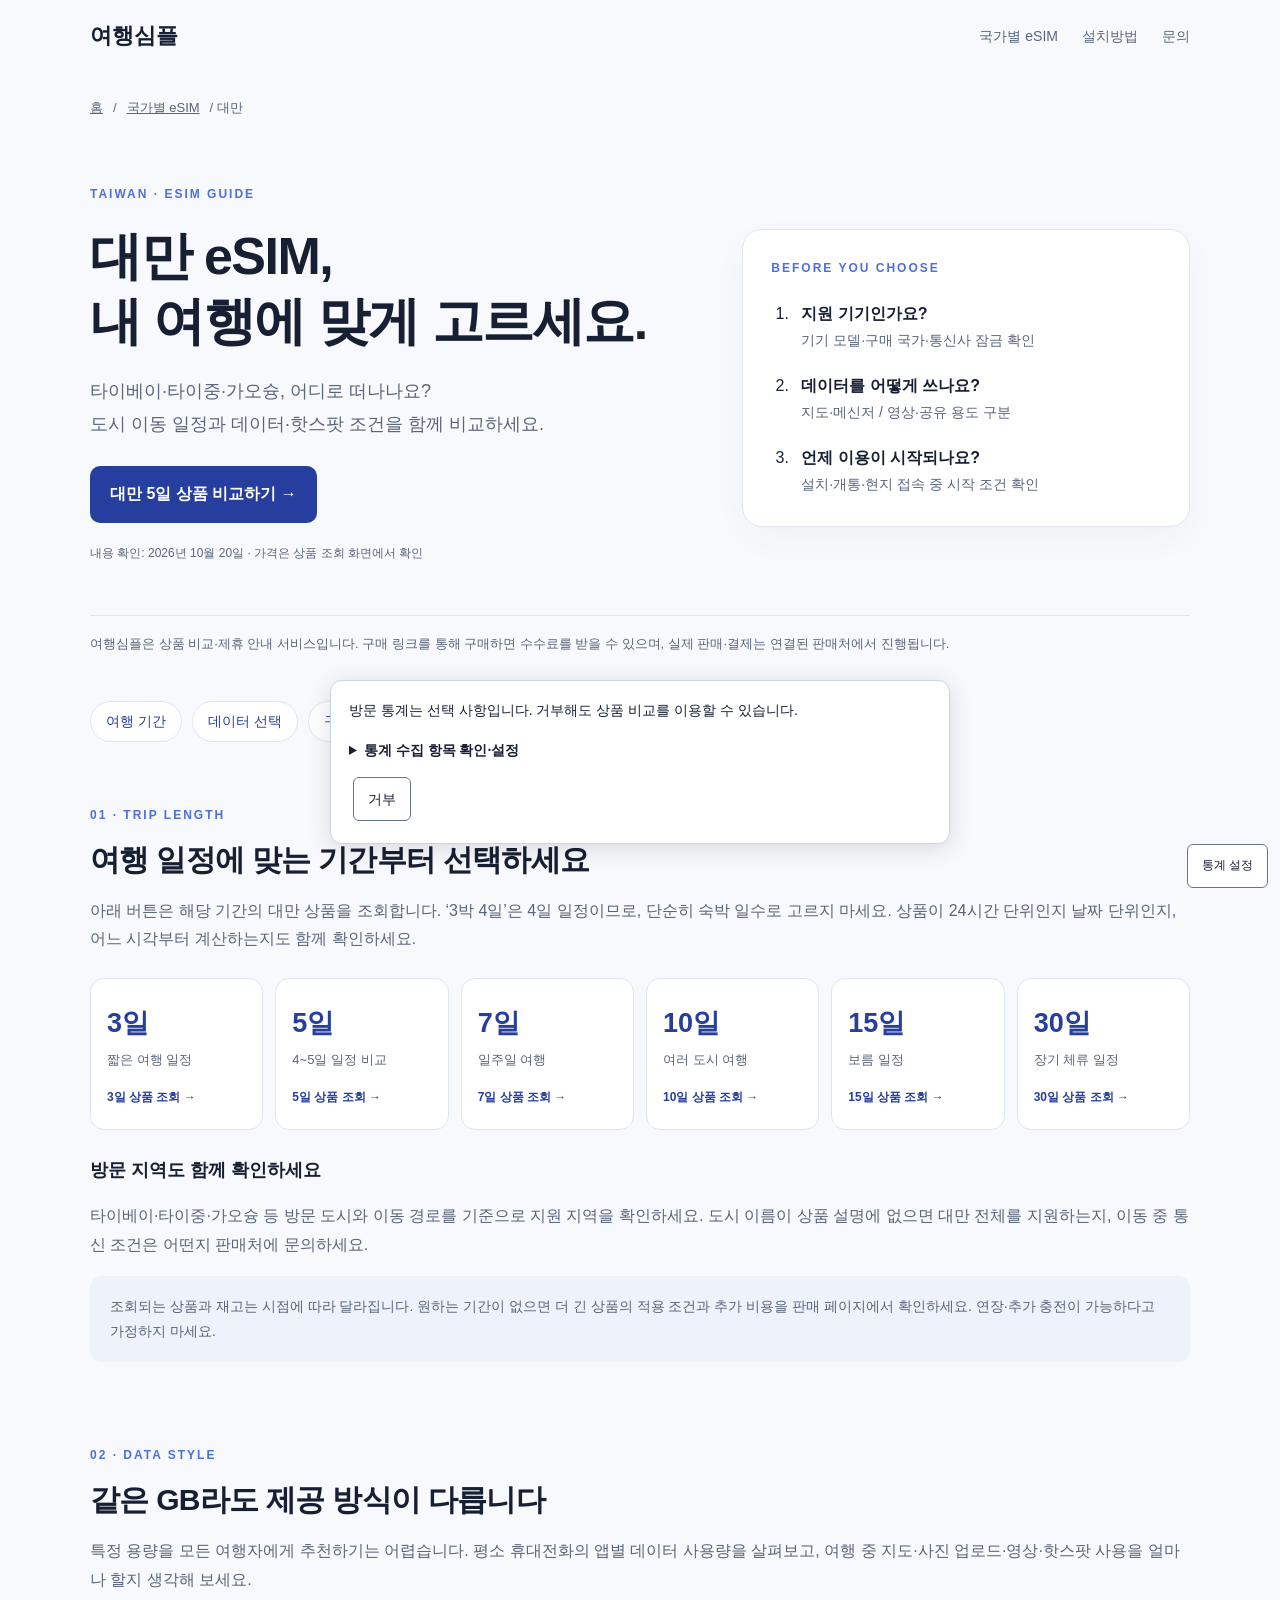
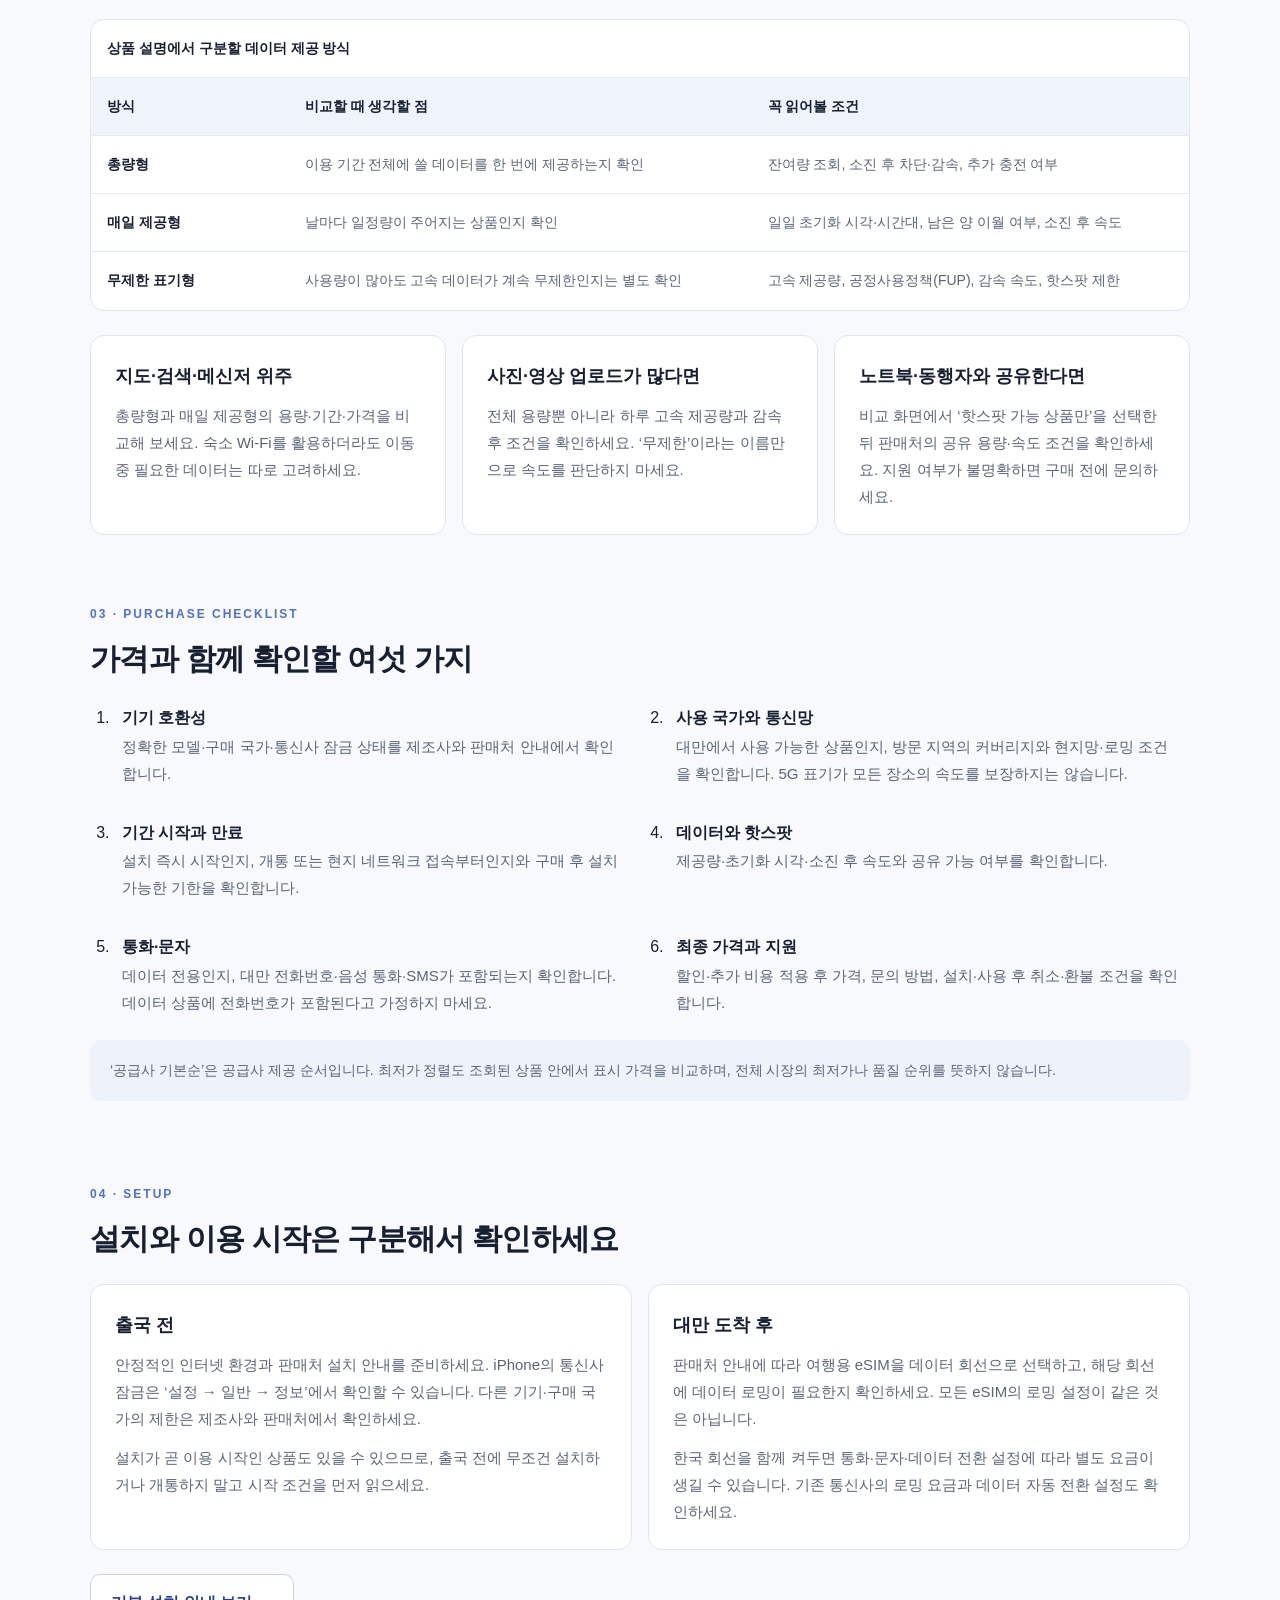
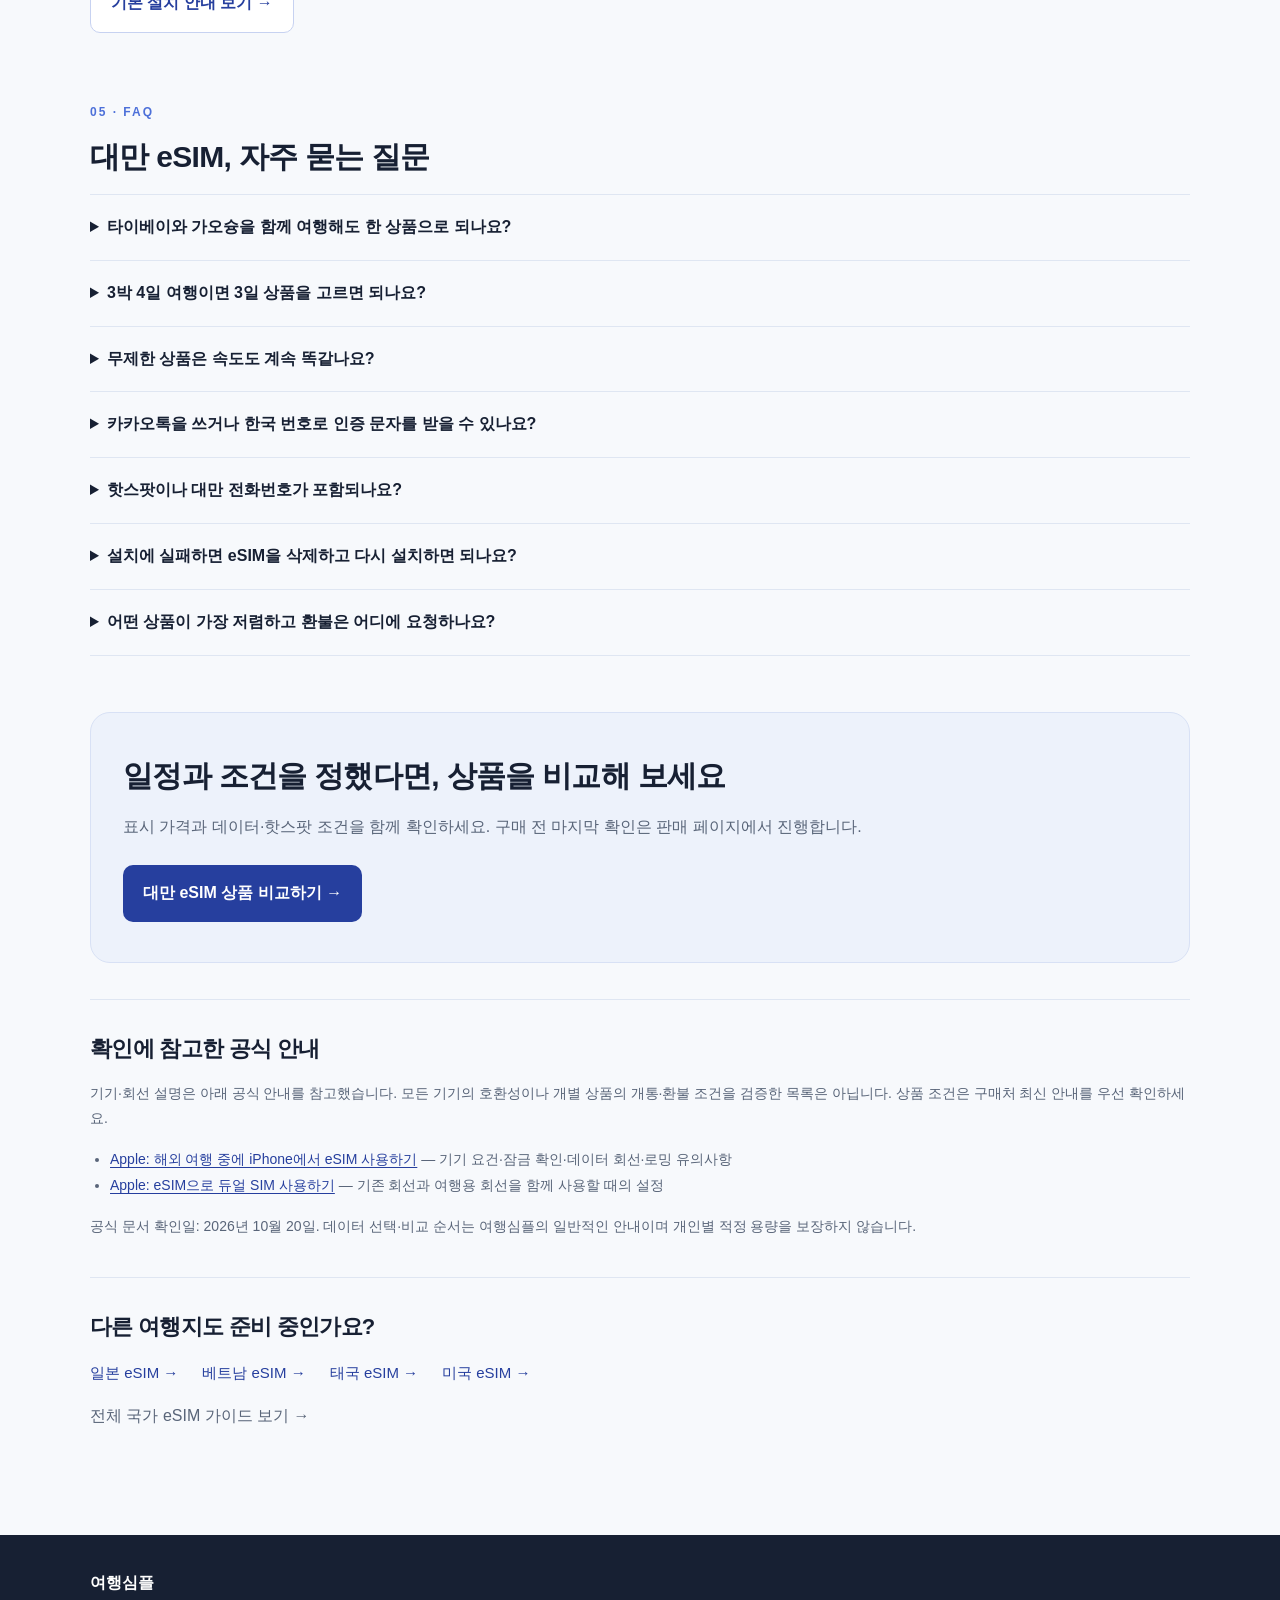
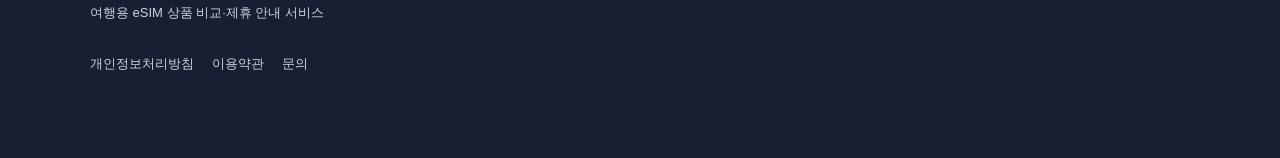
<file: taiwan-esim.html>
<!doctype html>
<html lang="ko">
<head>
  <meta charset="utf-8">
  <meta name="viewport" content="width=device-width,initial-scale=1">
  <title>대만 eSIM 비교 가이드 | 여행 기간·데이터·핫스팟 확인 | 여행심플</title>
  <meta name="description" content="대만 eSIM을 3·5·7·10·15·30일 여행 일정에 맞춰 비교하세요. 총량형·매일 제공형·무제한의 차이, 핫스팟과 설치·로밍 확인사항을 안내합니다.">
  <meta name="robots" content="index,follow">
  <link rel="canonical" href="https://travelsimple-esim.com/taiwan-esim">
  <meta property="og:type" content="article">
  <meta property="og:locale" content="ko_KR">
  <meta property="og:site_name" content="여행심플">
  <meta property="og:title" content="대만 eSIM, 내 여행에 맞게 고르는 방법">
  <meta property="og:description" content="여행 기간부터 데이터 제공 방식·핫스팟·설치 조건까지 확인하고 대만 eSIM 상품을 비교하세요.">
  <meta property="og:url" content="https://travelsimple-esim.com/taiwan-esim">
  <link rel="stylesheet" href="assets/style.css">
  <link rel="stylesheet" href="assets/japan-guide.css">
  <script defer src="/assets/analytics.js"></script>
  <script type="application/ld+json">
  {"@context":"https://schema.org","@graph":[{"@type":"WebPage","@id":"https://travelsimple-esim.com/taiwan-esim#webpage","url":"https://travelsimple-esim.com/taiwan-esim","name":"대만 eSIM 비교 가이드","description":"여행 기간·데이터 제공 방식·핫스팟·설치 조건을 확인하는 대만 eSIM 선택 안내","inLanguage":"ko-KR","dateModified":"2026-10-20","breadcrumb":{"@id":"https://travelsimple-esim.com/taiwan-esim#breadcrumb"}},{"@type":"BreadcrumbList","@id":"https://travelsimple-esim.com/taiwan-esim#breadcrumb","itemListElement":[{"@type":"ListItem","position":1,"name":"여행심플","item":"https://travelsimple-esim.com/"},{"@type":"ListItem","position":2,"name":"국가별 eSIM","item":"https://travelsimple-esim.com/countries.html"},{"@type":"ListItem","position":3,"name":"대만 eSIM 가이드","item":"https://travelsimple-esim.com/taiwan-esim"}]}]}
  </script>
</head>
<body>
<header><div class="wrap nav"><a class="logo" href="/">여행심플</a><nav aria-label="주 메뉴"><a href="countries.html">국가별 eSIM</a><a href="install.html">설치방법</a><a href="contact.html">문의</a></nav></div></header>
<main class="jp-guide wrap">
  <nav class="jp-breadcrumb" aria-label="현재 위치"><a href="/">홈</a><span>/</span><a href="countries.html">국가별 eSIM</a><span>/ 대만</span></nav>
  <section class="jp-hero" aria-labelledby="guide-title">
    <div><span class="eyebrow">TAIWAN · ESIM GUIDE</span><h1 id="guide-title">대만 eSIM,<br>내 여행에 맞게 고르세요.</h1><p class="jp-intro">타이베이·타이중·가오슝, 어디로 떠나나요?<br>도시 이동 일정과 데이터·핫스팟 조건을 함께 비교하세요.</p><a class="jp-primary" href="esim.html?country=TW&amp;days=5">대만 5일 상품 비교하기 <span aria-hidden="true">→</span></a><p class="jp-updated">내용 확인: <time datetime="2026-10-20">2026년 10월 20일</time> · 가격은 상품 조회 화면에서 확인</p></div>
    <aside class="jp-quick" aria-label="먼저 확인할 세 가지"><span class="eyebrow">BEFORE YOU CHOOSE</span><ol><li><b>지원 기기인가요?</b><span>기기 모델·구매 국가·통신사 잠금 확인</span></li><li><b>데이터를 어떻게 쓰나요?</b><span>지도·메신저 / 영상·공유 용도 구분</span></li><li><b>언제 이용이 시작되나요?</b><span>설치·개통·현지 접속 중 시작 조건 확인</span></li></ol></aside>
  </section>
  <p class="jp-disclosure">여행심플은 상품 비교·제휴 안내 서비스입니다. 구매 링크를 통해 구매하면 수수료를 받을 수 있으며, 실제 판매·결제는 연결된 판매처에서 진행됩니다.</p>
  <nav class="jp-toc" aria-label="이 페이지 목차"><a href="#duration">여행 기간</a><a href="#data">데이터 선택</a><a href="#checklist">구매 전 확인</a><a href="#setup">설치·로밍</a><a href="#faq">자주 묻는 질문</a></nav>
  <section id="duration" aria-labelledby="duration-title"><span class="eyebrow">01 · TRIP LENGTH</span><h2 id="duration-title">여행 일정에 맞는 기간부터 선택하세요</h2><p>아래 버튼은 해당 기간의 대만 상품을 조회합니다. ‘3박 4일’은 4일 일정이므로, 단순히 숙박 일수로 고르지 마세요. 상품이 24시간 단위인지 날짜 단위인지, 어느 시각부터 계산하는지도 함께 확인하세요.</p>
    <div class="jp-duration-grid"><a href="esim.html?country=TW&amp;days=3"><strong>3일</strong><span>짧은 여행 일정</span><small>3일 상품 조회 →</small></a><a href="esim.html?country=TW&amp;days=5"><strong>5일</strong><span>4~5일 일정 비교</span><small>5일 상품 조회 →</small></a><a href="esim.html?country=TW&amp;days=7"><strong>7일</strong><span>일주일 여행</span><small>7일 상품 조회 →</small></a><a href="esim.html?country=TW&amp;days=10"><strong>10일</strong><span>여러 도시 여행</span><small>10일 상품 조회 →</small></a><a href="esim.html?country=TW&amp;days=15"><strong>15일</strong><span>보름 일정</span><small>15일 상품 조회 →</small></a><a href="esim.html?country=TW&amp;days=30"><strong>30일</strong><span>장기 체류 일정</span><small>30일 상품 조회 →</small></a></div>
    <h3>방문 지역도 함께 확인하세요</h3><p>타이베이·타이중·가오슝 등 방문 도시와 이동 경로를 기준으로 지원 지역을 확인하세요. 도시 이름이 상품 설명에 없으면 대만 전체를 지원하는지, 이동 중 통신 조건은 어떤지 판매처에 문의하세요.</p>
    <p class="jp-note">조회되는 상품과 재고는 시점에 따라 달라집니다. 원하는 기간이 없으면 더 긴 상품의 적용 조건과 추가 비용을 판매 페이지에서 확인하세요. 연장·추가 충전이 가능하다고 가정하지 마세요.</p>
  </section>
  <section id="data" aria-labelledby="data-title"><span class="eyebrow">02 · DATA STYLE</span><h2 id="data-title">같은 GB라도 제공 방식이 다릅니다</h2><p>특정 용량을 모든 여행자에게 추천하기는 어렵습니다. 평소 휴대전화의 앱별 데이터 사용량을 살펴보고, 여행 중 지도·사진 업로드·영상·핫스팟 사용을 얼마나 할지 생각해 보세요.</p>
    <div class="jp-table-wrap" role="region" aria-label="데이터 제공 방식 비교표" tabindex="0"><table><caption>상품 설명에서 구분할 데이터 제공 방식</caption><thead><tr><th scope="col">방식</th><th scope="col">비교할 때 생각할 점</th><th scope="col">꼭 읽어볼 조건</th></tr></thead><tbody><tr><th scope="row">총량형</th><td>이용 기간 전체에 쓸 데이터를 한 번에 제공하는지 확인</td><td>잔여량 조회, 소진 후 차단·감속, 추가 충전 여부</td></tr><tr><th scope="row">매일 제공형</th><td>날마다 일정량이 주어지는 상품인지 확인</td><td>일일 초기화 시각·시간대, 남은 양 이월 여부, 소진 후 속도</td></tr><tr><th scope="row">무제한 표기형</th><td>사용량이 많아도 고속 데이터가 계속 무제한인지는 별도 확인</td><td>고속 제공량, 공정사용정책(FUP), 감속 속도, 핫스팟 제한</td></tr></tbody></table></div>
    <div class="jp-use-grid"><article><h3>지도·검색·메신저 위주</h3><p>총량형과 매일 제공형의 용량·기간·가격을 비교해 보세요. 숙소 Wi-Fi를 활용하더라도 이동 중 필요한 데이터는 따로 고려하세요.</p></article><article><h3>사진·영상 업로드가 많다면</h3><p>전체 용량뿐 아니라 하루 고속 제공량과 감속 후 조건을 확인하세요. ‘무제한’이라는 이름만으로 속도를 판단하지 마세요.</p></article><article><h3>노트북·동행자와 공유한다면</h3><p>비교 화면에서 ‘핫스팟 가능 상품만’을 선택한 뒤 판매처의 공유 용량·속도 조건을 확인하세요. 지원 여부가 불명확하면 구매 전에 문의하세요.</p></article></div>
  </section>
  <section id="checklist" aria-labelledby="checklist-title"><span class="eyebrow">03 · PURCHASE CHECKLIST</span><h2 id="checklist-title">가격과 함께 확인할 여섯 가지</h2><ol class="jp-checklist"><li><strong>기기 호환성</strong><span>정확한 모델·구매 국가·통신사 잠금 상태를 제조사와 판매처 안내에서 확인합니다.</span></li><li><strong>사용 국가와 통신망</strong><span>대만에서 사용 가능한 상품인지, 방문 지역의 커버리지와 현지망·로밍 조건을 확인합니다. 5G 표기가 모든 장소의 속도를 보장하지는 않습니다.</span></li><li><strong>기간 시작과 만료</strong><span>설치 즉시 시작인지, 개통 또는 현지 네트워크 접속부터인지와 구매 후 설치 가능한 기한을 확인합니다.</span></li><li><strong>데이터와 핫스팟</strong><span>제공량·초기화 시각·소진 후 속도와 공유 가능 여부를 확인합니다.</span></li><li><strong>통화·문자</strong><span>데이터 전용인지, 대만 전화번호·음성 통화·SMS가 포함되는지 확인합니다. 데이터 상품에 전화번호가 포함된다고 가정하지 마세요.</span></li><li><strong>최종 가격과 지원</strong><span>할인·추가 비용 적용 후 가격, 문의 방법, 설치·사용 후 취소·환불 조건을 확인합니다.</span></li></ol><p class="jp-note">‘공급사 기본순’은 공급사 제공 순서입니다. 최저가 정렬도 조회된 상품 안에서 표시 가격을 비교하며, 전체 시장의 최저가나 품질 순위를 뜻하지 않습니다.</p></section>
  <section id="setup" aria-labelledby="setup-title"><span class="eyebrow">04 · SETUP</span><h2 id="setup-title">설치와 이용 시작은 구분해서 확인하세요</h2><div class="jp-setup"><article><h3>출국 전</h3><p>안정적인 인터넷 환경과 판매처 설치 안내를 준비하세요. iPhone의 통신사 잠금은 ‘설정 → 일반 → 정보’에서 확인할 수 있습니다. 다른 기기·구매 국가의 제한은 제조사와 판매처에서 확인하세요.</p><p>설치가 곧 이용 시작인 상품도 있을 수 있으므로, 출국 전에 무조건 설치하거나 개통하지 말고 시작 조건을 먼저 읽으세요.</p></article><article><h3>대만 도착 후</h3><p>판매처 안내에 따라 여행용 eSIM을 데이터 회선으로 선택하고, 해당 회선에 데이터 로밍이 필요한지 확인하세요. 모든 eSIM의 로밍 설정이 같은 것은 아닙니다.</p><p>한국 회선을 함께 켜두면 통화·문자·데이터 전환 설정에 따라 별도 요금이 생길 수 있습니다. 기존 통신사의 로밍 요금과 데이터 자동 전환 설정도 확인하세요.</p></article></div><a class="jp-secondary" href="install.html">기본 설치 안내 보기 →</a></section>
  <section id="faq" aria-labelledby="faq-title"><span class="eyebrow">05 · FAQ</span><h2 id="faq-title">대만 eSIM, 자주 묻는 질문</h2><details><summary>타이베이와 가오슝을 함께 여행해도 한 상품으로 되나요?</summary><p>도시마다 따로 구매해야 한다고 단정할 필요는 없지만, 하나의 상품이 모든 지역을 지원한다고 보장할 수도 없습니다. 대만 내 지원 지역과 제휴 통신망을 확인하고, 여러 도시를 이동하는 일정 전체에 이용 기간이 맞는지 확인하세요.</p></details>
    <details><summary>3박 4일 여행이면 3일 상품을 고르면 되나요?</summary><p>숙박 일수와 사용 기간은 다릅니다. 실제 데이터가 필요한 출국·귀국 시각과 상품의 시간 계산 방식에 맞춰 선택하세요. 4일 일정이라면 <a href="esim.html?country=TW&amp;days=5">5일 상품 조건도 비교</a>할 수 있습니다.</p></details>
    <details><summary>무제한 상품은 속도도 계속 똑같나요?</summary><p>그렇다고 볼 수 없습니다. 고속 데이터 제공량, 사용량에 따른 속도 제한, 공정사용정책과 혼잡·커버리지 조건을 판매 페이지에서 확인하세요.</p></details>
    <details><summary>카카오톡을 쓰거나 한국 번호로 인증 문자를 받을 수 있나요?</summary><p>카카오톡 등 인터넷 앱의 사용과 한국 회선의 SMS 수신은 별개입니다. 데이터 연결·앱 상태를 확인하고, 한국 번호의 인증 문자가 필요하면 기존 통신사에 해외 수신 가능 여부와 요금을 확인하세요. 데이터 전용 여행 eSIM 자체가 한국 번호의 SMS를 제공하는 것은 아닙니다.</p></details>
    <details><summary>핫스팟이나 대만 전화번호가 포함되나요?</summary><p>상품마다 다릅니다. 핫스팟 지원·공유 제한과 음성·SMS 포함 여부를 각각 확인하세요. 비교 화면에서 ‘확인 필요’로 나온 항목은 판매처 확인 전까지 가능하다고 판단하지 마세요.</p></details>
    <details><summary>설치에 실패하면 eSIM을 삭제하고 다시 설치하면 되나요?</summary><p>먼저 판매처 고객지원에 문의하세요. QR 코드 재사용·재발급 조건은 상품마다 다르므로, 재설치가 가능한지 확인하기 전에 삭제하지 않는 편이 좋습니다. QR 코드와 활성화 코드는 다른 사람에게 공개하지 마세요.</p></details>
    <details><summary>어떤 상품이 가장 저렴하고 환불은 어디에 요청하나요?</summary><p>기간을 선택한 상품 조회 화면에서 최저가 정렬을 이용하고, 최종 가격은 판매 페이지에서 확인하세요. 주문·결제·개통·취소·환불은 실제 구매한 판매처 고객지원으로 문의해야 합니다. 여행심플의 표시·링크 오류는 <a href="contact.html">문의 페이지</a>로 알려 주세요.</p></details></section>
  <section class="jp-final" aria-labelledby="final-title"><h2 id="final-title">일정과 조건을 정했다면, 상품을 비교해 보세요</h2><p>표시 가격과 데이터·핫스팟 조건을 함께 확인하세요. 구매 전 마지막 확인은 판매 페이지에서 진행합니다.</p><a class="jp-primary" href="esim.html?country=TW&amp;days=5">대만 eSIM 상품 비교하기 →</a></section>
  <section class="jp-sources" aria-labelledby="sources-title"><h2 id="sources-title">확인에 참고한 공식 안내</h2><p>기기·회선 설명은 아래 공식 안내를 참고했습니다. 모든 기기의 호환성이나 개별 상품의 개통·환불 조건을 검증한 목록은 아닙니다. 상품 조건은 구매처 최신 안내를 우선 확인하세요.</p><ul><li><a href="https://support.apple.com/ko-kr/118227" target="_blank" rel="noopener noreferrer">Apple: 해외 여행 중에 iPhone에서 eSIM 사용하기</a> — 기기 요건·잠금 확인·데이터 회선·로밍 유의사항</li><li><a href="https://support.apple.com/ko-kr/109317" target="_blank" rel="noopener noreferrer">Apple: eSIM으로 듀얼 SIM 사용하기</a> — 기존 회선과 여행용 회선을 함께 사용할 때의 설정</li></ul><p>공식 문서 확인일: 2026년 10월 20일. 데이터 선택·비교 순서는 여행심플의 일반적인 안내이며 개인별 적정 용량을 보장하지 않습니다.</p></section>
  <section class="jp-related" aria-labelledby="related-title"><h2 id="related-title">다른 여행지도 준비 중인가요?</h2><div><a href="japan-esim.html">일본 eSIM →</a><a href="vietnam-esim.html">베트남 eSIM →</a><a href="thailand-esim.html">태국 eSIM →</a><a href="usa-esim.html">미국 eSIM →</a></div><p><a href="countries.html">전체 국가 eSIM 가이드 보기 →</a></p></section>
</main>
<footer><div class="wrap"><strong>여행심플</strong><p>여행용 eSIM 상품 비교·제휴 안내 서비스</p><div><a href="privacy.html">개인정보처리방침</a><a href="terms.html">이용약관</a><a href="contact.html">문의</a></div></div></footer>
</body>
</html>
</file>
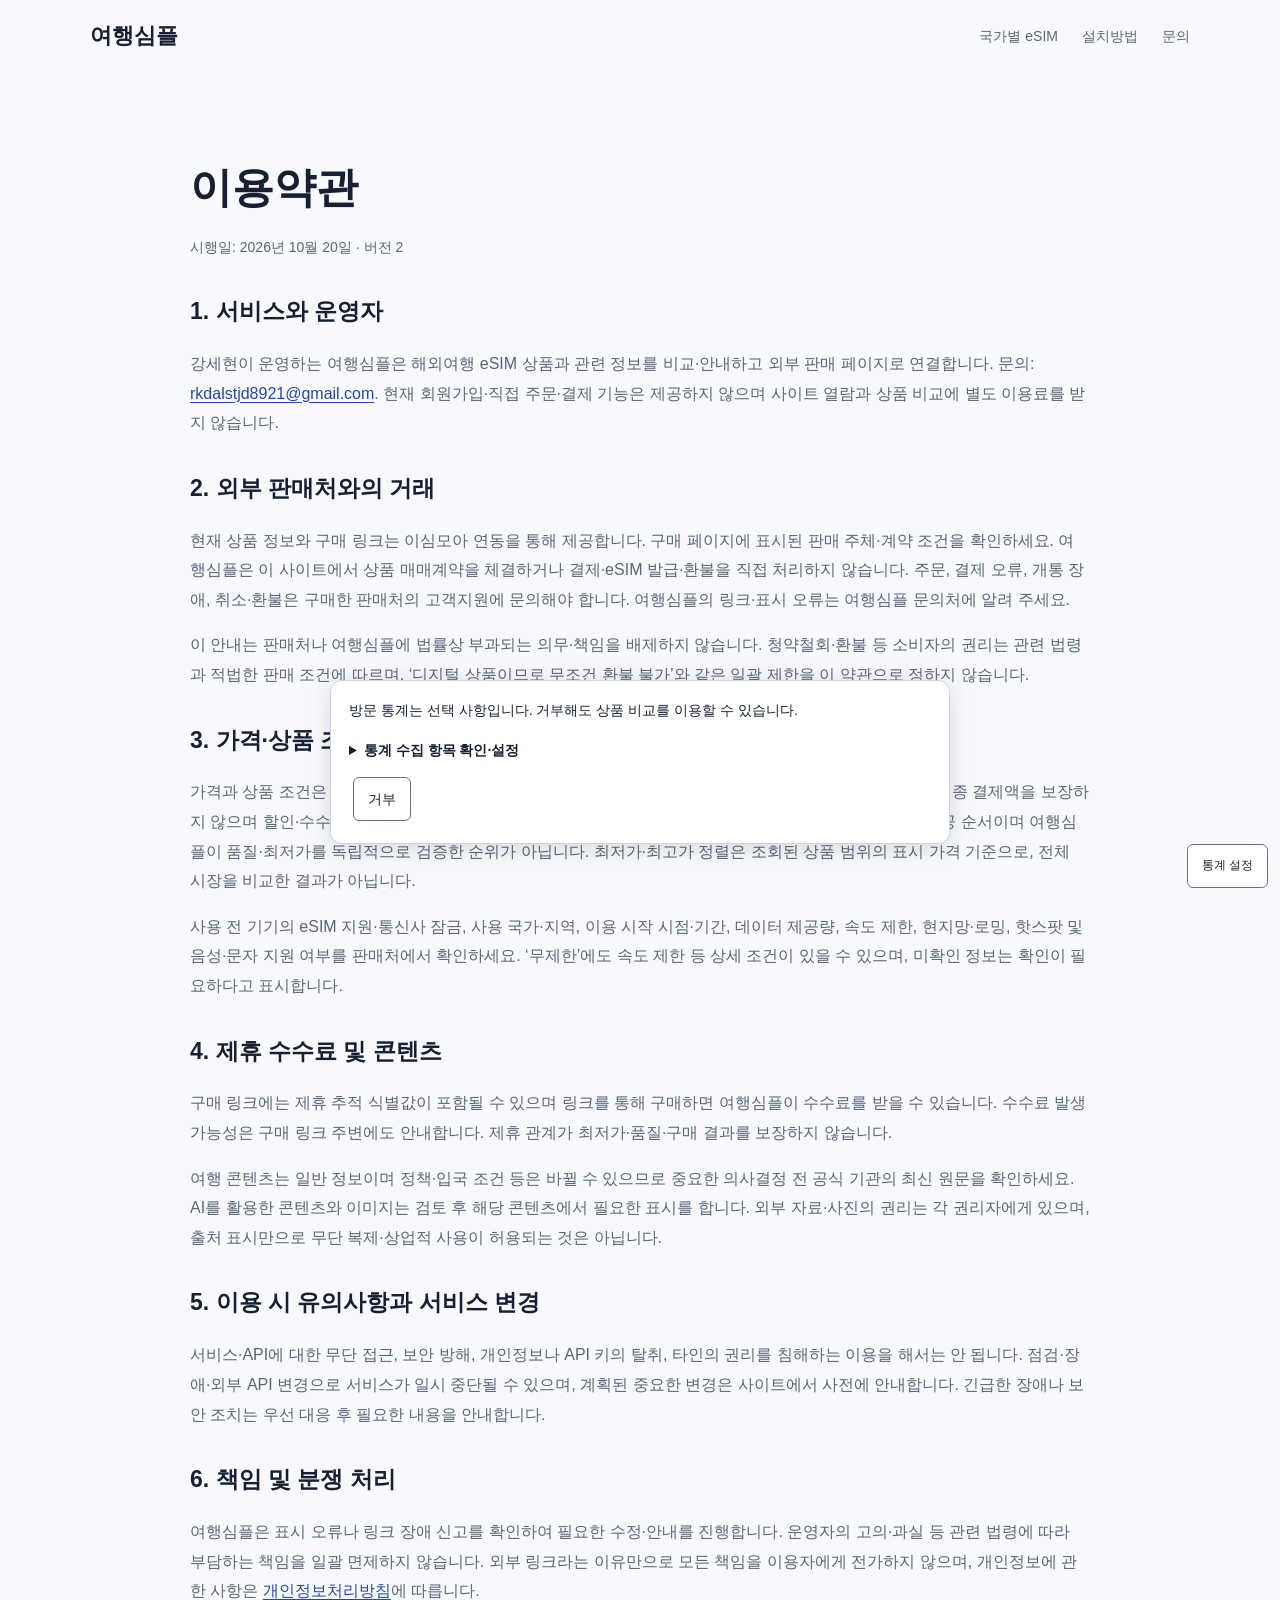
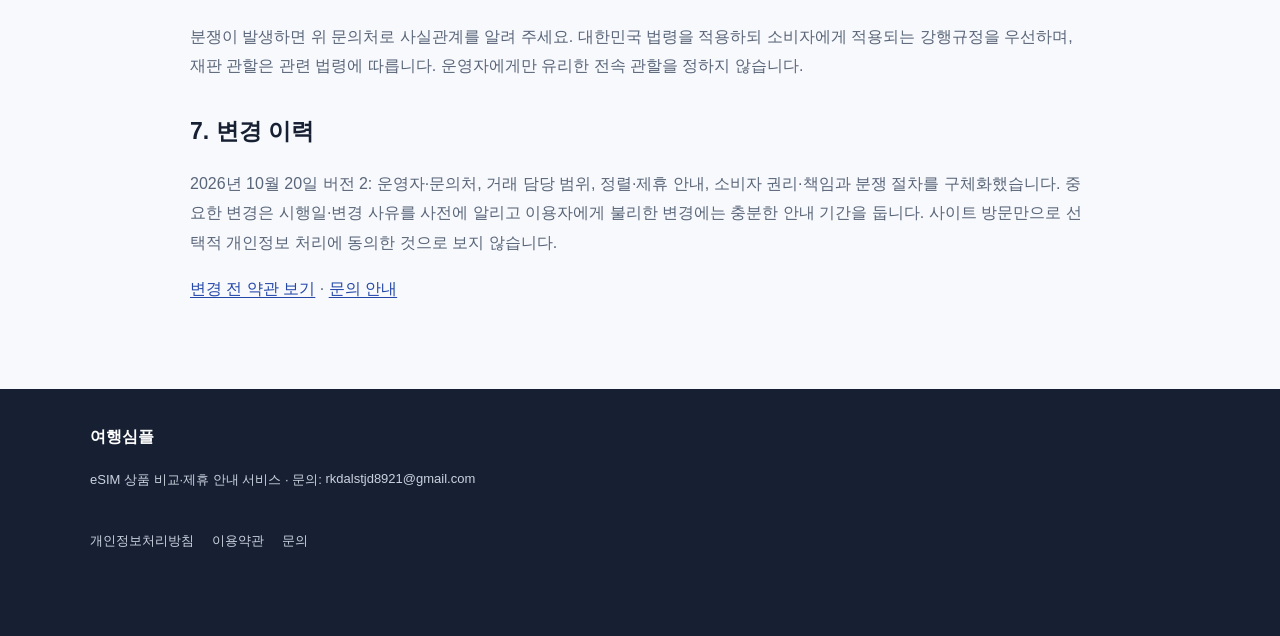
<file: terms.html>
<!doctype html>
<html lang="ko">
<head>
<meta charset="utf-8"><meta name="viewport" content="width=device-width,initial-scale=1">
<title>이용약관 | 여행심플</title>
<link rel="stylesheet" href="assets/style.css"><link rel="stylesheet" href="assets/legal.css">
<script defer src="/assets/analytics.js"></script>
</head>
<body>
<header><div class="wrap nav"><a class="logo" href="/">여행심플</a><nav><a href="countries.html">국가별 eSIM</a><a href="install.html">설치방법</a><a href="contact.html">문의</a></nav></div></header>
<main class="wrap page legal"><h1>이용약관</h1><p class="effective">시행일: 2026년 10월 20일 · 버전 2</p>
<h2>1. 서비스와 운영자</h2><p>강세현이 운영하는 여행심플은 해외여행 eSIM 상품과 관련 정보를 비교·안내하고 외부 판매 페이지로 연결합니다. 문의: <a href="mailto:rkdalstjd8921@gmail.com">rkdalstjd8921@gmail.com</a>. 현재 회원가입·직접 주문·결제 기능은 제공하지 않으며 사이트 열람과 상품 비교에 별도 이용료를 받지 않습니다.</p>
<h2>2. 외부 판매처와의 거래</h2><p>현재 상품 정보와 구매 링크는 이심모아 연동을 통해 제공합니다. 구매 페이지에 표시된 판매 주체·계약 조건을 확인하세요. 여행심플은 이 사이트에서 상품 매매계약을 체결하거나 결제·eSIM 발급·환불을 직접 처리하지 않습니다. 주문, 결제 오류, 개통 장애, 취소·환불은 구매한 판매처의 고객지원에 문의해야 합니다. 여행심플의 링크·표시 오류는 여행심플 문의처에 알려 주세요.</p>
<p>이 안내는 판매처나 여행심플에 법률상 부과되는 의무·책임을 배제하지 않습니다. 청약철회·환불 등 소비자의 권리는 관련 법령과 적법한 판매 조건에 따르며, ‘디지털 상품이므로 무조건 환불 불가’와 같은 일괄 제한을 이 약관으로 정하지 않습니다.</p>
<h2>3. 가격·상품 조건과 정렬</h2><p>가격과 상품 조건은 API 갱신 시점·검색 조건·판매처 정책에 따라 달라질 수 있습니다. 비교 화면의 가격은 최종 결제액을 보장하지 않으며 할인·수수료·환율 등의 적용 여부는 구매 페이지를 확인해야 합니다. ‘공급사 기본순’은 공급사 제공 순서이며 여행심플이 품질·최저가를 독립적으로 검증한 순위가 아닙니다. 최저가·최고가 정렬은 조회된 상품 범위의 표시 가격 기준으로, 전체 시장을 비교한 결과가 아닙니다.</p>
<p>사용 전 기기의 eSIM 지원·통신사 잠금, 사용 국가·지역, 이용 시작 시점·기간, 데이터 제공량, 속도 제한, 현지망·로밍, 핫스팟 및 음성·문자 지원 여부를 판매처에서 확인하세요. ‘무제한’에도 속도 제한 등 상세 조건이 있을 수 있으며, 미확인 정보는 확인이 필요하다고 표시합니다.</p>
<h2>4. 제휴 수수료 및 콘텐츠</h2><p>구매 링크에는 제휴 추적 식별값이 포함될 수 있으며 링크를 통해 구매하면 여행심플이 수수료를 받을 수 있습니다. 수수료 발생 가능성은 구매 링크 주변에도 안내합니다. 제휴 관계가 최저가·품질·구매 결과를 보장하지 않습니다.</p>
<p>여행 콘텐츠는 일반 정보이며 정책·입국 조건 등은 바뀔 수 있으므로 중요한 의사결정 전 공식 기관의 최신 원문을 확인하세요. AI를 활용한 콘텐츠와 이미지는 검토 후 해당 콘텐츠에서 필요한 표시를 합니다. 외부 자료·사진의 권리는 각 권리자에게 있으며, 출처 표시만으로 무단 복제·상업적 사용이 허용되는 것은 아닙니다.</p>
<h2>5. 이용 시 유의사항과 서비스 변경</h2><p>서비스·API에 대한 무단 접근, 보안 방해, 개인정보나 API 키의 탈취, 타인의 권리를 침해하는 이용을 해서는 안 됩니다. 점검·장애·외부 API 변경으로 서비스가 일시 중단될 수 있으며, 계획된 중요한 변경은 사이트에서 사전에 안내합니다. 긴급한 장애나 보안 조치는 우선 대응 후 필요한 내용을 안내합니다.</p>
<h2>6. 책임 및 분쟁 처리</h2><p>여행심플은 표시 오류나 링크 장애 신고를 확인하여 필요한 수정·안내를 진행합니다. 운영자의 고의·과실 등 관련 법령에 따라 부담하는 책임을 일괄 면제하지 않습니다. 외부 링크라는 이유만으로 모든 책임을 이용자에게 전가하지 않으며, 개인정보에 관한 사항은 <a href="privacy.html">개인정보처리방침</a>에 따릅니다.</p>
<p>분쟁이 발생하면 위 문의처로 사실관계를 알려 주세요. 대한민국 법령을 적용하되 소비자에게 적용되는 강행규정을 우선하며, 재판 관할은 관련 법령에 따릅니다. 운영자에게만 유리한 전속 관할을 정하지 않습니다.</p>
<h2>7. 변경 이력</h2><p>2026년 10월 20일 버전 2: 운영자·문의처, 거래 담당 범위, 정렬·제휴 안내, 소비자 권리·책임과 분쟁 절차를 구체화했습니다. 중요한 변경은 시행일·변경 사유를 사전에 알리고 이용자에게 불리한 변경에는 충분한 안내 기간을 둡니다. 사이트 방문만으로 선택적 개인정보 처리에 동의한 것으로 보지 않습니다.</p>
<p><a href="legal/terms-20261020-v1.html">변경 전 약관 보기</a> · <a href="contact.html">문의 안내</a></p></main>
<footer><div class="wrap"><strong>여행심플</strong><p>eSIM 상품 비교·제휴 안내 서비스 · 문의: <a href="mailto:rkdalstjd8921@gmail.com">rkdalstjd8921@gmail.com</a></p><div><a href="privacy.html">개인정보처리방침</a><a href="terms.html">이용약관</a><a href="contact.html">문의</a></div></div></footer>
</body></html>
</file>
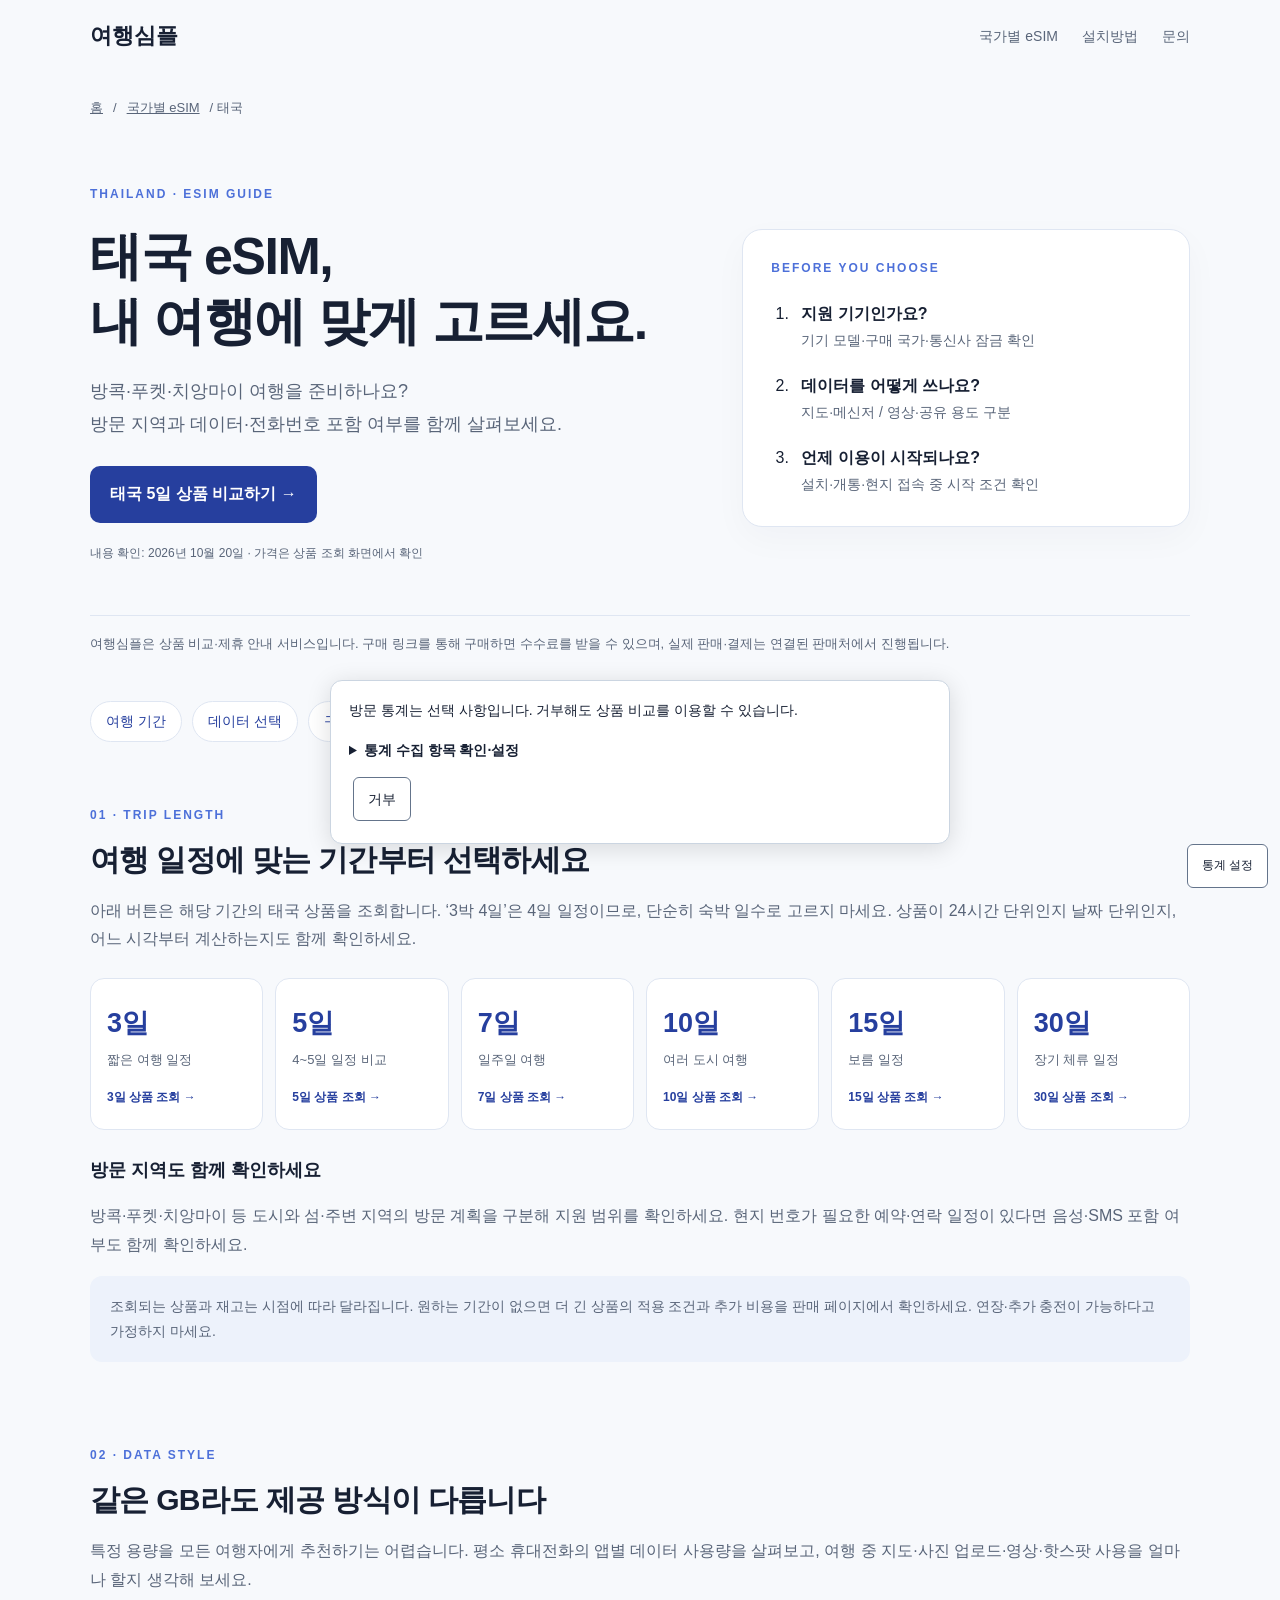
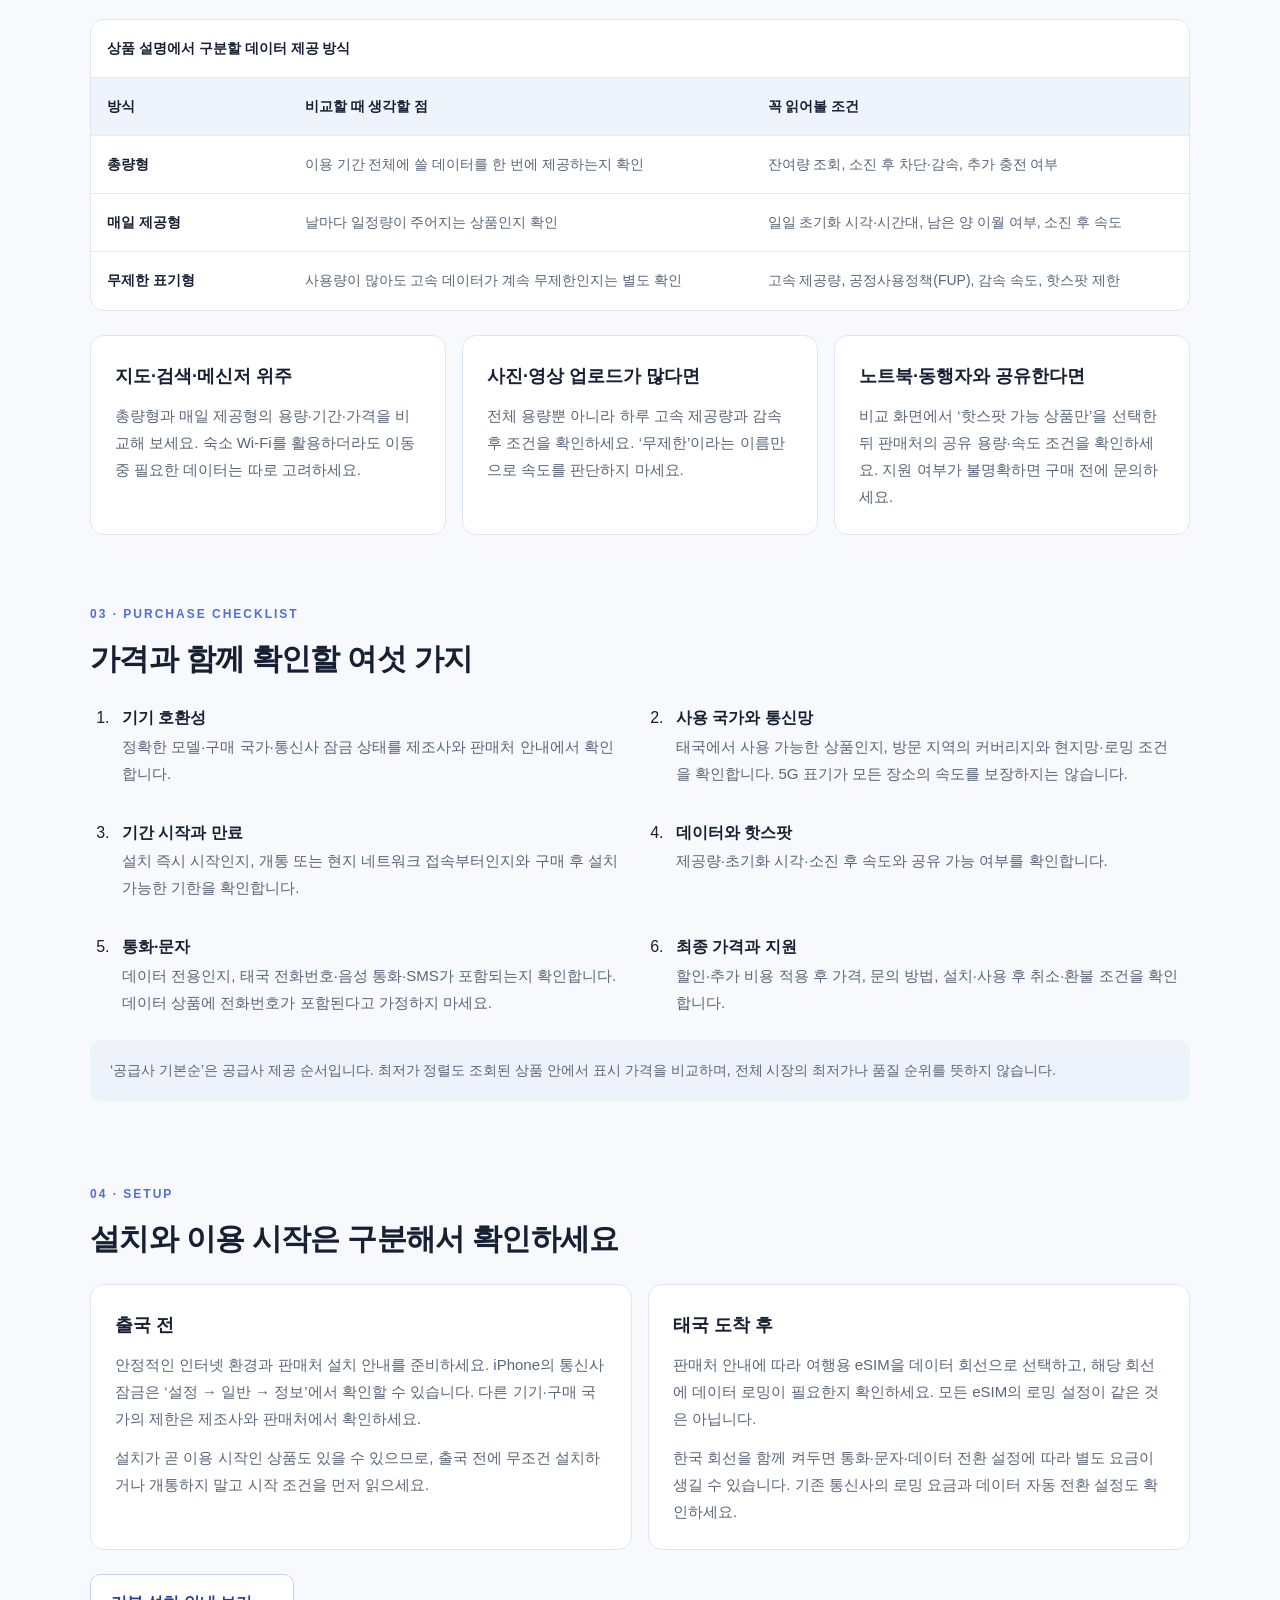
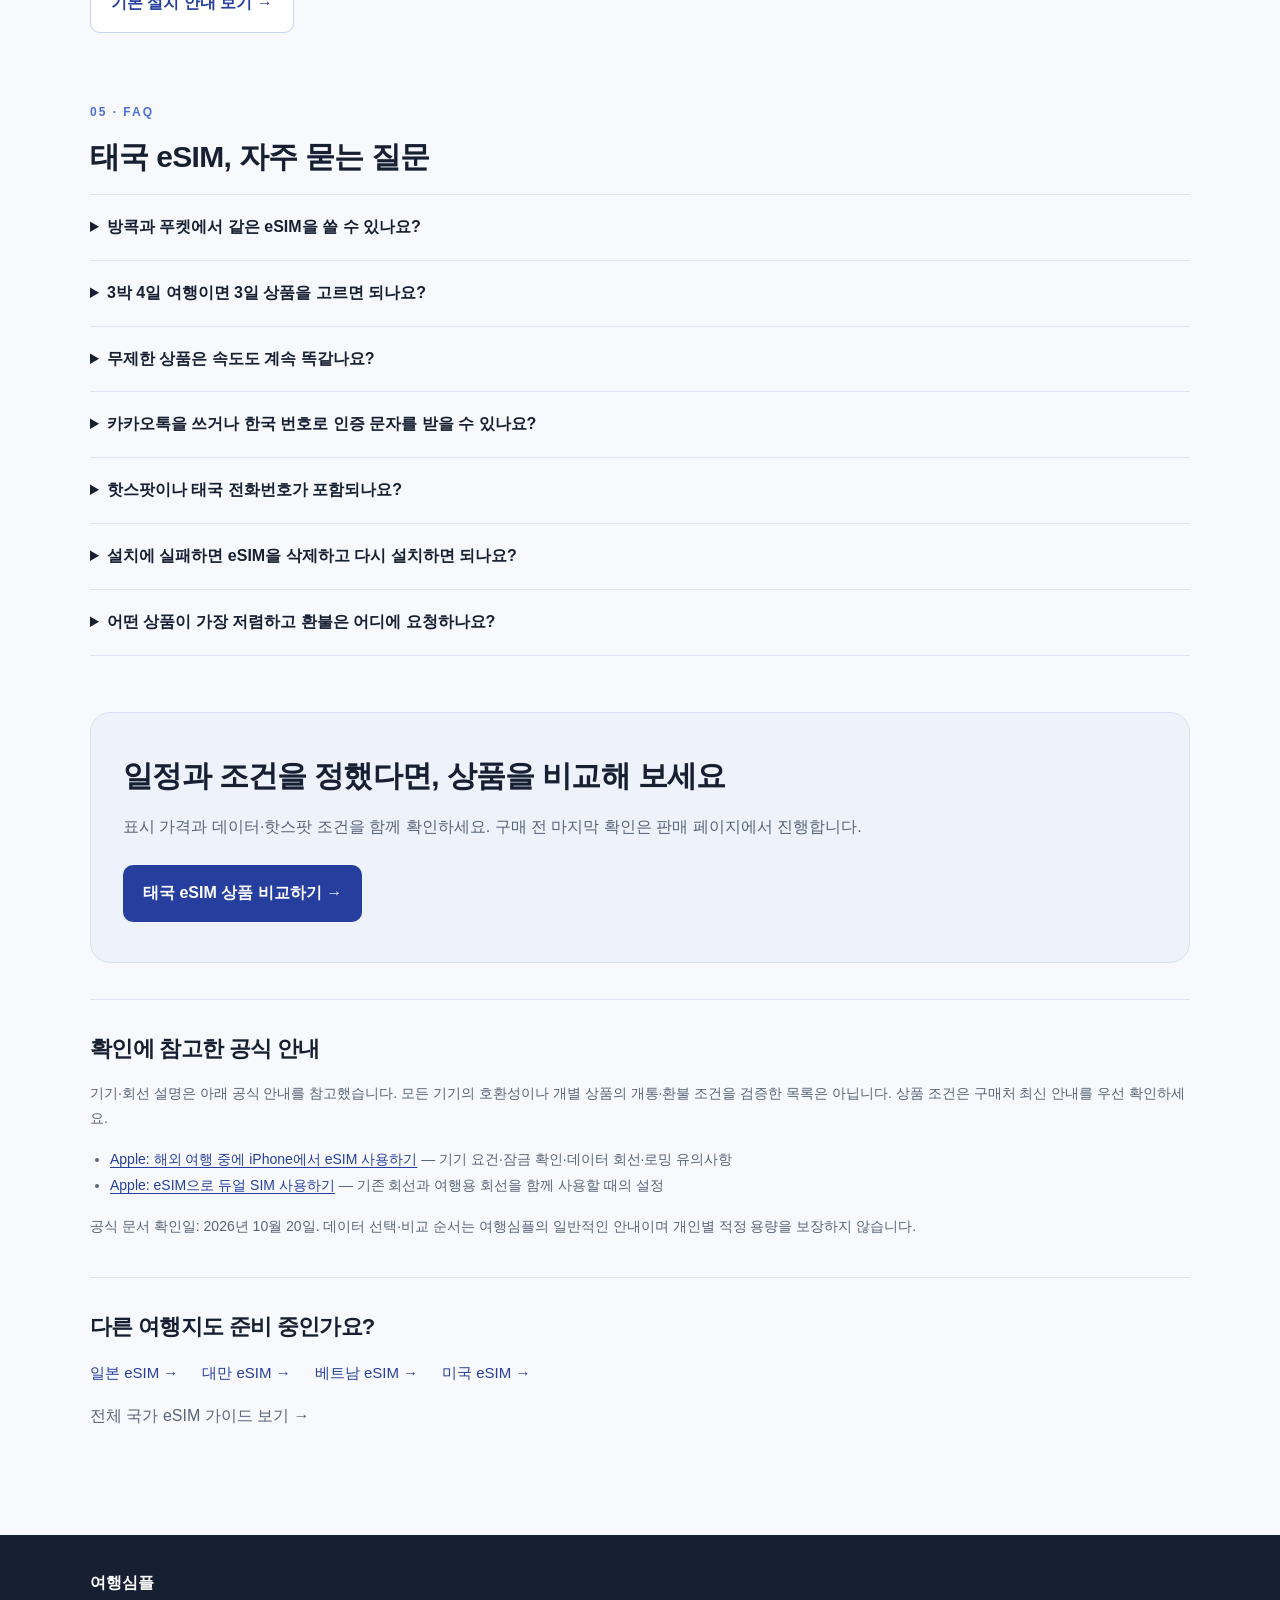
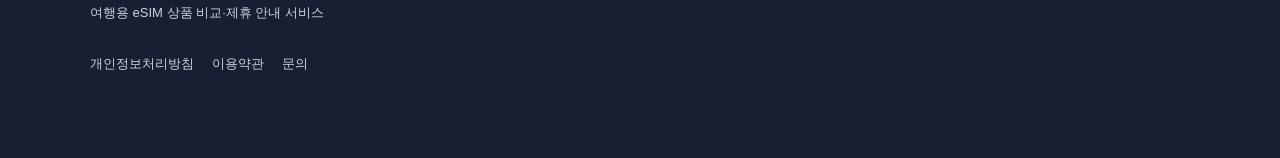
<file: thailand-esim.html>
<!doctype html>
<html lang="ko">
<head>
  <meta charset="utf-8">
  <meta name="viewport" content="width=device-width,initial-scale=1">
  <title>태국 eSIM 비교 가이드 | 여행 기간·데이터·핫스팟 확인 | 여행심플</title>
  <meta name="description" content="태국 eSIM을 3·5·7·10·15·30일 여행 일정에 맞춰 비교하세요. 총량형·매일 제공형·무제한의 차이, 핫스팟과 설치·로밍 확인사항을 안내합니다.">
  <meta name="robots" content="index,follow">
  <link rel="canonical" href="https://travelsimple-esim.com/thailand-esim">
  <meta property="og:type" content="article">
  <meta property="og:locale" content="ko_KR">
  <meta property="og:site_name" content="여행심플">
  <meta property="og:title" content="태국 eSIM, 내 여행에 맞게 고르는 방법">
  <meta property="og:description" content="여행 기간부터 데이터 제공 방식·핫스팟·설치 조건까지 확인하고 태국 eSIM 상품을 비교하세요.">
  <meta property="og:url" content="https://travelsimple-esim.com/thailand-esim">
  <link rel="stylesheet" href="assets/style.css">
  <link rel="stylesheet" href="assets/japan-guide.css">
  <script defer src="/assets/analytics.js"></script>
  <script type="application/ld+json">
  {"@context":"https://schema.org","@graph":[{"@type":"WebPage","@id":"https://travelsimple-esim.com/thailand-esim#webpage","url":"https://travelsimple-esim.com/thailand-esim","name":"태국 eSIM 비교 가이드","description":"여행 기간·데이터 제공 방식·핫스팟·설치 조건을 확인하는 태국 eSIM 선택 안내","inLanguage":"ko-KR","dateModified":"2026-10-20","breadcrumb":{"@id":"https://travelsimple-esim.com/thailand-esim#breadcrumb"}},{"@type":"BreadcrumbList","@id":"https://travelsimple-esim.com/thailand-esim#breadcrumb","itemListElement":[{"@type":"ListItem","position":1,"name":"여행심플","item":"https://travelsimple-esim.com/"},{"@type":"ListItem","position":2,"name":"국가별 eSIM","item":"https://travelsimple-esim.com/countries.html"},{"@type":"ListItem","position":3,"name":"태국 eSIM 가이드","item":"https://travelsimple-esim.com/thailand-esim"}]}]}
  </script>
</head>
<body>
<header><div class="wrap nav"><a class="logo" href="/">여행심플</a><nav aria-label="주 메뉴"><a href="countries.html">국가별 eSIM</a><a href="install.html">설치방법</a><a href="contact.html">문의</a></nav></div></header>
<main class="jp-guide wrap">
  <nav class="jp-breadcrumb" aria-label="현재 위치"><a href="/">홈</a><span>/</span><a href="countries.html">국가별 eSIM</a><span>/ 태국</span></nav>
  <section class="jp-hero" aria-labelledby="guide-title">
    <div><span class="eyebrow">THAILAND · ESIM GUIDE</span><h1 id="guide-title">태국 eSIM,<br>내 여행에 맞게 고르세요.</h1><p class="jp-intro">방콕·푸켓·치앙마이 여행을 준비하나요?<br>방문 지역과 데이터·전화번호 포함 여부를 함께 살펴보세요.</p><a class="jp-primary" href="esim.html?country=TH&amp;days=5">태국 5일 상품 비교하기 <span aria-hidden="true">→</span></a><p class="jp-updated">내용 확인: <time datetime="2026-10-20">2026년 10월 20일</time> · 가격은 상품 조회 화면에서 확인</p></div>
    <aside class="jp-quick" aria-label="먼저 확인할 세 가지"><span class="eyebrow">BEFORE YOU CHOOSE</span><ol><li><b>지원 기기인가요?</b><span>기기 모델·구매 국가·통신사 잠금 확인</span></li><li><b>데이터를 어떻게 쓰나요?</b><span>지도·메신저 / 영상·공유 용도 구분</span></li><li><b>언제 이용이 시작되나요?</b><span>설치·개통·현지 접속 중 시작 조건 확인</span></li></ol></aside>
  </section>
  <p class="jp-disclosure">여행심플은 상품 비교·제휴 안내 서비스입니다. 구매 링크를 통해 구매하면 수수료를 받을 수 있으며, 실제 판매·결제는 연결된 판매처에서 진행됩니다.</p>
  <nav class="jp-toc" aria-label="이 페이지 목차"><a href="#duration">여행 기간</a><a href="#data">데이터 선택</a><a href="#checklist">구매 전 확인</a><a href="#setup">설치·로밍</a><a href="#faq">자주 묻는 질문</a></nav>
  <section id="duration" aria-labelledby="duration-title"><span class="eyebrow">01 · TRIP LENGTH</span><h2 id="duration-title">여행 일정에 맞는 기간부터 선택하세요</h2><p>아래 버튼은 해당 기간의 태국 상품을 조회합니다. ‘3박 4일’은 4일 일정이므로, 단순히 숙박 일수로 고르지 마세요. 상품이 24시간 단위인지 날짜 단위인지, 어느 시각부터 계산하는지도 함께 확인하세요.</p>
    <div class="jp-duration-grid"><a href="esim.html?country=TH&amp;days=3"><strong>3일</strong><span>짧은 여행 일정</span><small>3일 상품 조회 →</small></a><a href="esim.html?country=TH&amp;days=5"><strong>5일</strong><span>4~5일 일정 비교</span><small>5일 상품 조회 →</small></a><a href="esim.html?country=TH&amp;days=7"><strong>7일</strong><span>일주일 여행</span><small>7일 상품 조회 →</small></a><a href="esim.html?country=TH&amp;days=10"><strong>10일</strong><span>여러 도시 여행</span><small>10일 상품 조회 →</small></a><a href="esim.html?country=TH&amp;days=15"><strong>15일</strong><span>보름 일정</span><small>15일 상품 조회 →</small></a><a href="esim.html?country=TH&amp;days=30"><strong>30일</strong><span>장기 체류 일정</span><small>30일 상품 조회 →</small></a></div>
    <h3>방문 지역도 함께 확인하세요</h3><p>방콕·푸켓·치앙마이 등 도시와 섬·주변 지역의 방문 계획을 구분해 지원 범위를 확인하세요. 현지 번호가 필요한 예약·연락 일정이 있다면 음성·SMS 포함 여부도 함께 확인하세요.</p>
    <p class="jp-note">조회되는 상품과 재고는 시점에 따라 달라집니다. 원하는 기간이 없으면 더 긴 상품의 적용 조건과 추가 비용을 판매 페이지에서 확인하세요. 연장·추가 충전이 가능하다고 가정하지 마세요.</p>
  </section>
  <section id="data" aria-labelledby="data-title"><span class="eyebrow">02 · DATA STYLE</span><h2 id="data-title">같은 GB라도 제공 방식이 다릅니다</h2><p>특정 용량을 모든 여행자에게 추천하기는 어렵습니다. 평소 휴대전화의 앱별 데이터 사용량을 살펴보고, 여행 중 지도·사진 업로드·영상·핫스팟 사용을 얼마나 할지 생각해 보세요.</p>
    <div class="jp-table-wrap" role="region" aria-label="데이터 제공 방식 비교표" tabindex="0"><table><caption>상품 설명에서 구분할 데이터 제공 방식</caption><thead><tr><th scope="col">방식</th><th scope="col">비교할 때 생각할 점</th><th scope="col">꼭 읽어볼 조건</th></tr></thead><tbody><tr><th scope="row">총량형</th><td>이용 기간 전체에 쓸 데이터를 한 번에 제공하는지 확인</td><td>잔여량 조회, 소진 후 차단·감속, 추가 충전 여부</td></tr><tr><th scope="row">매일 제공형</th><td>날마다 일정량이 주어지는 상품인지 확인</td><td>일일 초기화 시각·시간대, 남은 양 이월 여부, 소진 후 속도</td></tr><tr><th scope="row">무제한 표기형</th><td>사용량이 많아도 고속 데이터가 계속 무제한인지는 별도 확인</td><td>고속 제공량, 공정사용정책(FUP), 감속 속도, 핫스팟 제한</td></tr></tbody></table></div>
    <div class="jp-use-grid"><article><h3>지도·검색·메신저 위주</h3><p>총량형과 매일 제공형의 용량·기간·가격을 비교해 보세요. 숙소 Wi-Fi를 활용하더라도 이동 중 필요한 데이터는 따로 고려하세요.</p></article><article><h3>사진·영상 업로드가 많다면</h3><p>전체 용량뿐 아니라 하루 고속 제공량과 감속 후 조건을 확인하세요. ‘무제한’이라는 이름만으로 속도를 판단하지 마세요.</p></article><article><h3>노트북·동행자와 공유한다면</h3><p>비교 화면에서 ‘핫스팟 가능 상품만’을 선택한 뒤 판매처의 공유 용량·속도 조건을 확인하세요. 지원 여부가 불명확하면 구매 전에 문의하세요.</p></article></div>
  </section>
  <section id="checklist" aria-labelledby="checklist-title"><span class="eyebrow">03 · PURCHASE CHECKLIST</span><h2 id="checklist-title">가격과 함께 확인할 여섯 가지</h2><ol class="jp-checklist"><li><strong>기기 호환성</strong><span>정확한 모델·구매 국가·통신사 잠금 상태를 제조사와 판매처 안내에서 확인합니다.</span></li><li><strong>사용 국가와 통신망</strong><span>태국에서 사용 가능한 상품인지, 방문 지역의 커버리지와 현지망·로밍 조건을 확인합니다. 5G 표기가 모든 장소의 속도를 보장하지는 않습니다.</span></li><li><strong>기간 시작과 만료</strong><span>설치 즉시 시작인지, 개통 또는 현지 네트워크 접속부터인지와 구매 후 설치 가능한 기한을 확인합니다.</span></li><li><strong>데이터와 핫스팟</strong><span>제공량·초기화 시각·소진 후 속도와 공유 가능 여부를 확인합니다.</span></li><li><strong>통화·문자</strong><span>데이터 전용인지, 태국 전화번호·음성 통화·SMS가 포함되는지 확인합니다. 데이터 상품에 전화번호가 포함된다고 가정하지 마세요.</span></li><li><strong>최종 가격과 지원</strong><span>할인·추가 비용 적용 후 가격, 문의 방법, 설치·사용 후 취소·환불 조건을 확인합니다.</span></li></ol><p class="jp-note">‘공급사 기본순’은 공급사 제공 순서입니다. 최저가 정렬도 조회된 상품 안에서 표시 가격을 비교하며, 전체 시장의 최저가나 품질 순위를 뜻하지 않습니다.</p></section>
  <section id="setup" aria-labelledby="setup-title"><span class="eyebrow">04 · SETUP</span><h2 id="setup-title">설치와 이용 시작은 구분해서 확인하세요</h2><div class="jp-setup"><article><h3>출국 전</h3><p>안정적인 인터넷 환경과 판매처 설치 안내를 준비하세요. iPhone의 통신사 잠금은 ‘설정 → 일반 → 정보’에서 확인할 수 있습니다. 다른 기기·구매 국가의 제한은 제조사와 판매처에서 확인하세요.</p><p>설치가 곧 이용 시작인 상품도 있을 수 있으므로, 출국 전에 무조건 설치하거나 개통하지 말고 시작 조건을 먼저 읽으세요.</p></article><article><h3>태국 도착 후</h3><p>판매처 안내에 따라 여행용 eSIM을 데이터 회선으로 선택하고, 해당 회선에 데이터 로밍이 필요한지 확인하세요. 모든 eSIM의 로밍 설정이 같은 것은 아닙니다.</p><p>한국 회선을 함께 켜두면 통화·문자·데이터 전환 설정에 따라 별도 요금이 생길 수 있습니다. 기존 통신사의 로밍 요금과 데이터 자동 전환 설정도 확인하세요.</p></article></div><a class="jp-secondary" href="install.html">기본 설치 안내 보기 →</a></section>
  <section id="faq" aria-labelledby="faq-title"><span class="eyebrow">05 · FAQ</span><h2 id="faq-title">태국 eSIM, 자주 묻는 질문</h2><details><summary>방콕과 푸켓에서 같은 eSIM을 쓸 수 있나요?</summary><p>태국 내 지원 지역과 통신망이 상품마다 다를 수 있으므로 방문할 두 지역 모두 포함되는지 확인하세요. 태국 상품이라는 이유만으로 현지 전화번호·통화·SMS가 포함된다고 가정하지 말고, 데이터 전용인지 따로 살펴보세요.</p></details>
    <details><summary>3박 4일 여행이면 3일 상품을 고르면 되나요?</summary><p>숙박 일수와 사용 기간은 다릅니다. 실제 데이터가 필요한 출국·귀국 시각과 상품의 시간 계산 방식에 맞춰 선택하세요. 4일 일정이라면 <a href="esim.html?country=TH&amp;days=5">5일 상품 조건도 비교</a>할 수 있습니다.</p></details>
    <details><summary>무제한 상품은 속도도 계속 똑같나요?</summary><p>그렇다고 볼 수 없습니다. 고속 데이터 제공량, 사용량에 따른 속도 제한, 공정사용정책과 혼잡·커버리지 조건을 판매 페이지에서 확인하세요.</p></details>
    <details><summary>카카오톡을 쓰거나 한국 번호로 인증 문자를 받을 수 있나요?</summary><p>카카오톡 등 인터넷 앱의 사용과 한국 회선의 SMS 수신은 별개입니다. 데이터 연결·앱 상태를 확인하고, 한국 번호의 인증 문자가 필요하면 기존 통신사에 해외 수신 가능 여부와 요금을 확인하세요. 데이터 전용 여행 eSIM 자체가 한국 번호의 SMS를 제공하는 것은 아닙니다.</p></details>
    <details><summary>핫스팟이나 태국 전화번호가 포함되나요?</summary><p>상품마다 다릅니다. 핫스팟 지원·공유 제한과 음성·SMS 포함 여부를 각각 확인하세요. 비교 화면에서 ‘확인 필요’로 나온 항목은 판매처 확인 전까지 가능하다고 판단하지 마세요.</p></details>
    <details><summary>설치에 실패하면 eSIM을 삭제하고 다시 설치하면 되나요?</summary><p>먼저 판매처 고객지원에 문의하세요. QR 코드 재사용·재발급 조건은 상품마다 다르므로, 재설치가 가능한지 확인하기 전에 삭제하지 않는 편이 좋습니다. QR 코드와 활성화 코드는 다른 사람에게 공개하지 마세요.</p></details>
    <details><summary>어떤 상품이 가장 저렴하고 환불은 어디에 요청하나요?</summary><p>기간을 선택한 상품 조회 화면에서 최저가 정렬을 이용하고, 최종 가격은 판매 페이지에서 확인하세요. 주문·결제·개통·취소·환불은 실제 구매한 판매처 고객지원으로 문의해야 합니다. 여행심플의 표시·링크 오류는 <a href="contact.html">문의 페이지</a>로 알려 주세요.</p></details></section>
  <section class="jp-final" aria-labelledby="final-title"><h2 id="final-title">일정과 조건을 정했다면, 상품을 비교해 보세요</h2><p>표시 가격과 데이터·핫스팟 조건을 함께 확인하세요. 구매 전 마지막 확인은 판매 페이지에서 진행합니다.</p><a class="jp-primary" href="esim.html?country=TH&amp;days=5">태국 eSIM 상품 비교하기 →</a></section>
  <section class="jp-sources" aria-labelledby="sources-title"><h2 id="sources-title">확인에 참고한 공식 안내</h2><p>기기·회선 설명은 아래 공식 안내를 참고했습니다. 모든 기기의 호환성이나 개별 상품의 개통·환불 조건을 검증한 목록은 아닙니다. 상품 조건은 구매처 최신 안내를 우선 확인하세요.</p><ul><li><a href="https://support.apple.com/ko-kr/118227" target="_blank" rel="noopener noreferrer">Apple: 해외 여행 중에 iPhone에서 eSIM 사용하기</a> — 기기 요건·잠금 확인·데이터 회선·로밍 유의사항</li><li><a href="https://support.apple.com/ko-kr/109317" target="_blank" rel="noopener noreferrer">Apple: eSIM으로 듀얼 SIM 사용하기</a> — 기존 회선과 여행용 회선을 함께 사용할 때의 설정</li></ul><p>공식 문서 확인일: 2026년 10월 20일. 데이터 선택·비교 순서는 여행심플의 일반적인 안내이며 개인별 적정 용량을 보장하지 않습니다.</p></section>
  <section class="jp-related" aria-labelledby="related-title"><h2 id="related-title">다른 여행지도 준비 중인가요?</h2><div><a href="japan-esim.html">일본 eSIM →</a><a href="taiwan-esim.html">대만 eSIM →</a><a href="vietnam-esim.html">베트남 eSIM →</a><a href="usa-esim.html">미국 eSIM →</a></div><p><a href="countries.html">전체 국가 eSIM 가이드 보기 →</a></p></section>
</main>
<footer><div class="wrap"><strong>여행심플</strong><p>여행용 eSIM 상품 비교·제휴 안내 서비스</p><div><a href="privacy.html">개인정보처리방침</a><a href="terms.html">이용약관</a><a href="contact.html">문의</a></div></div></footer>
</body>
</html>
</file>
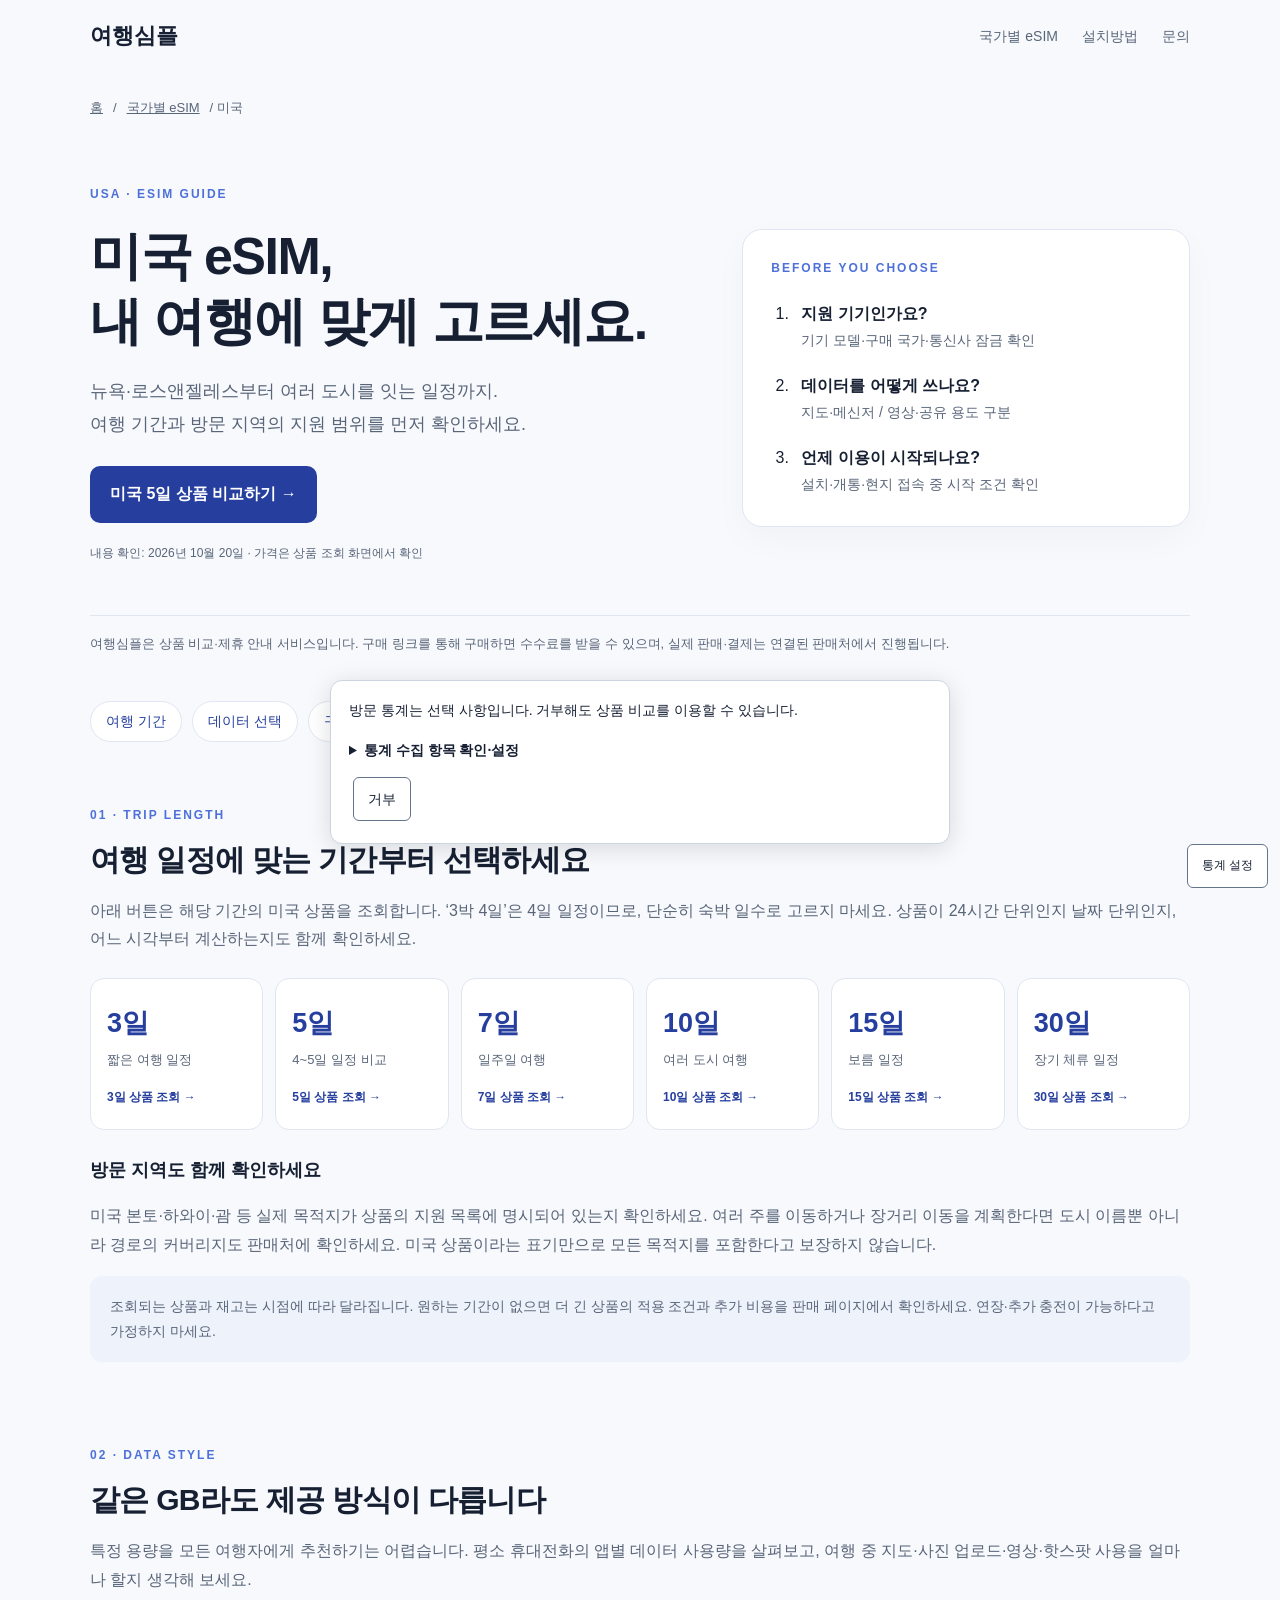
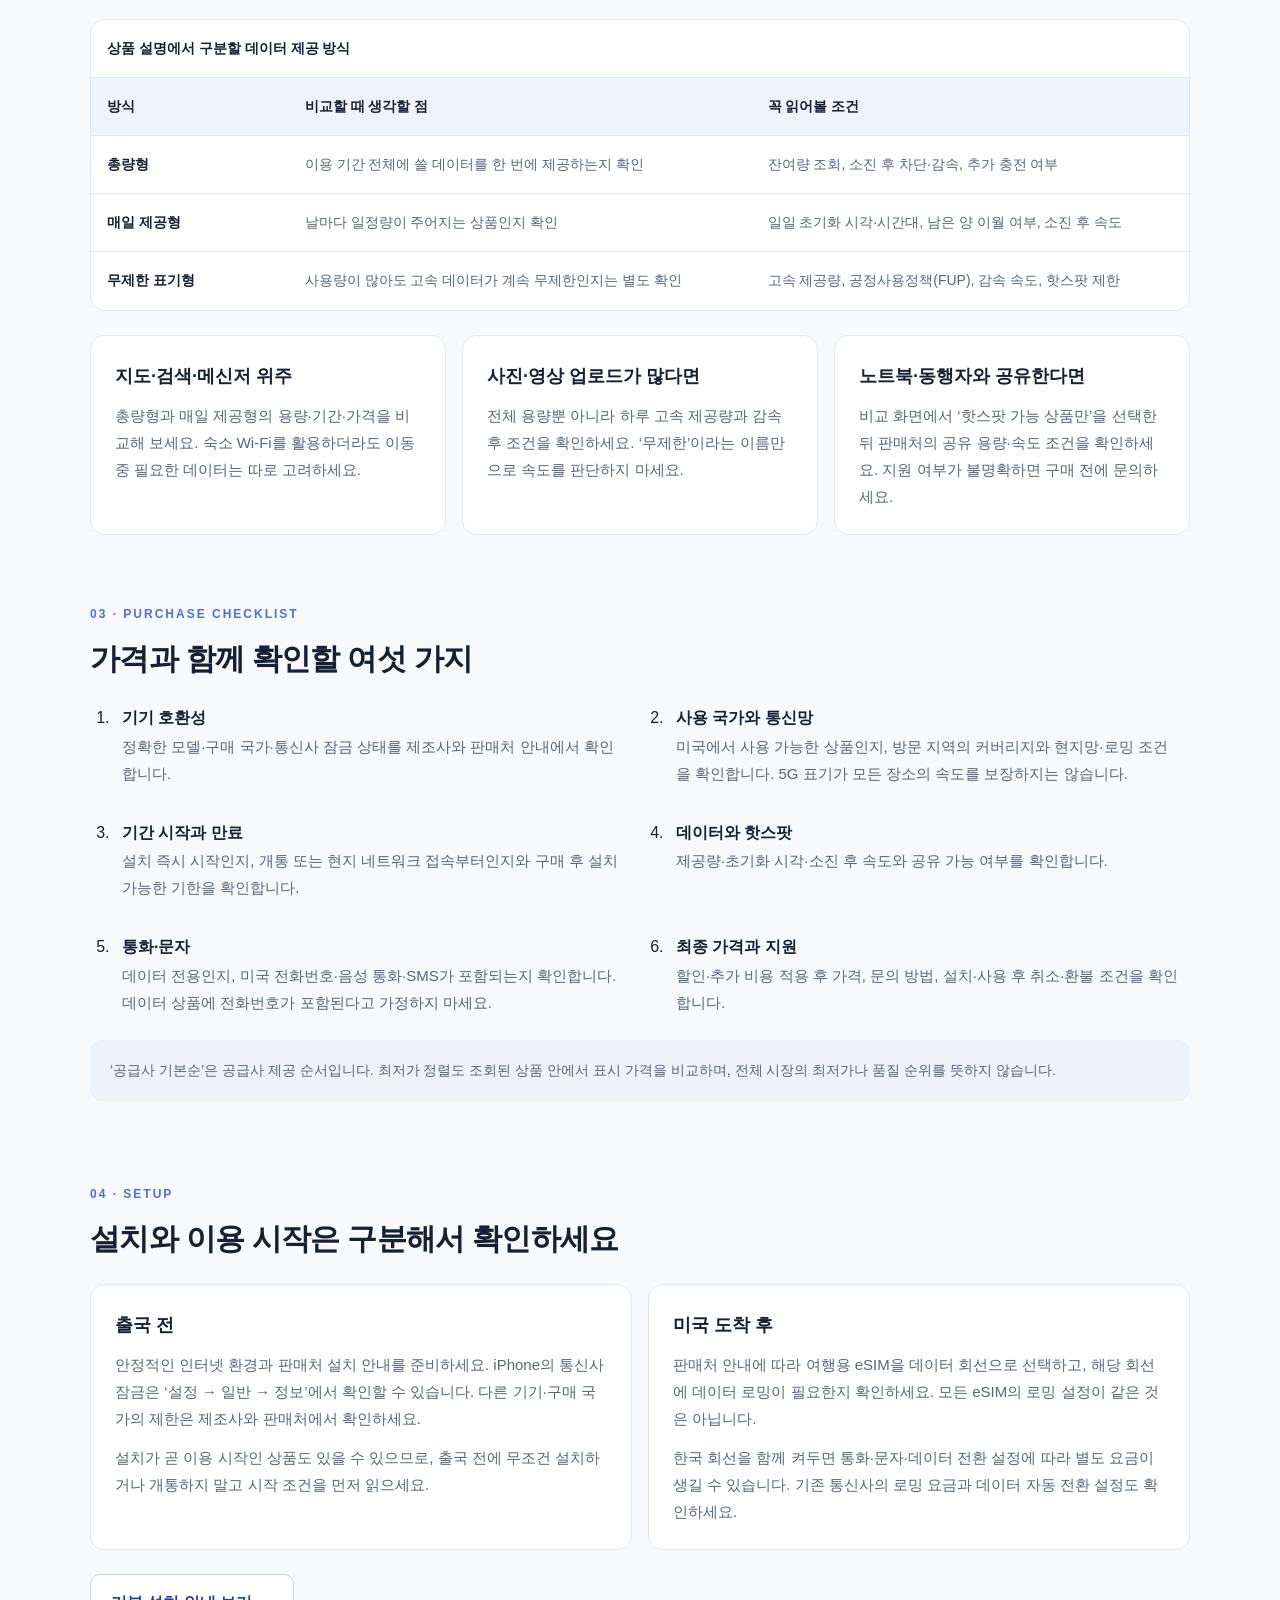
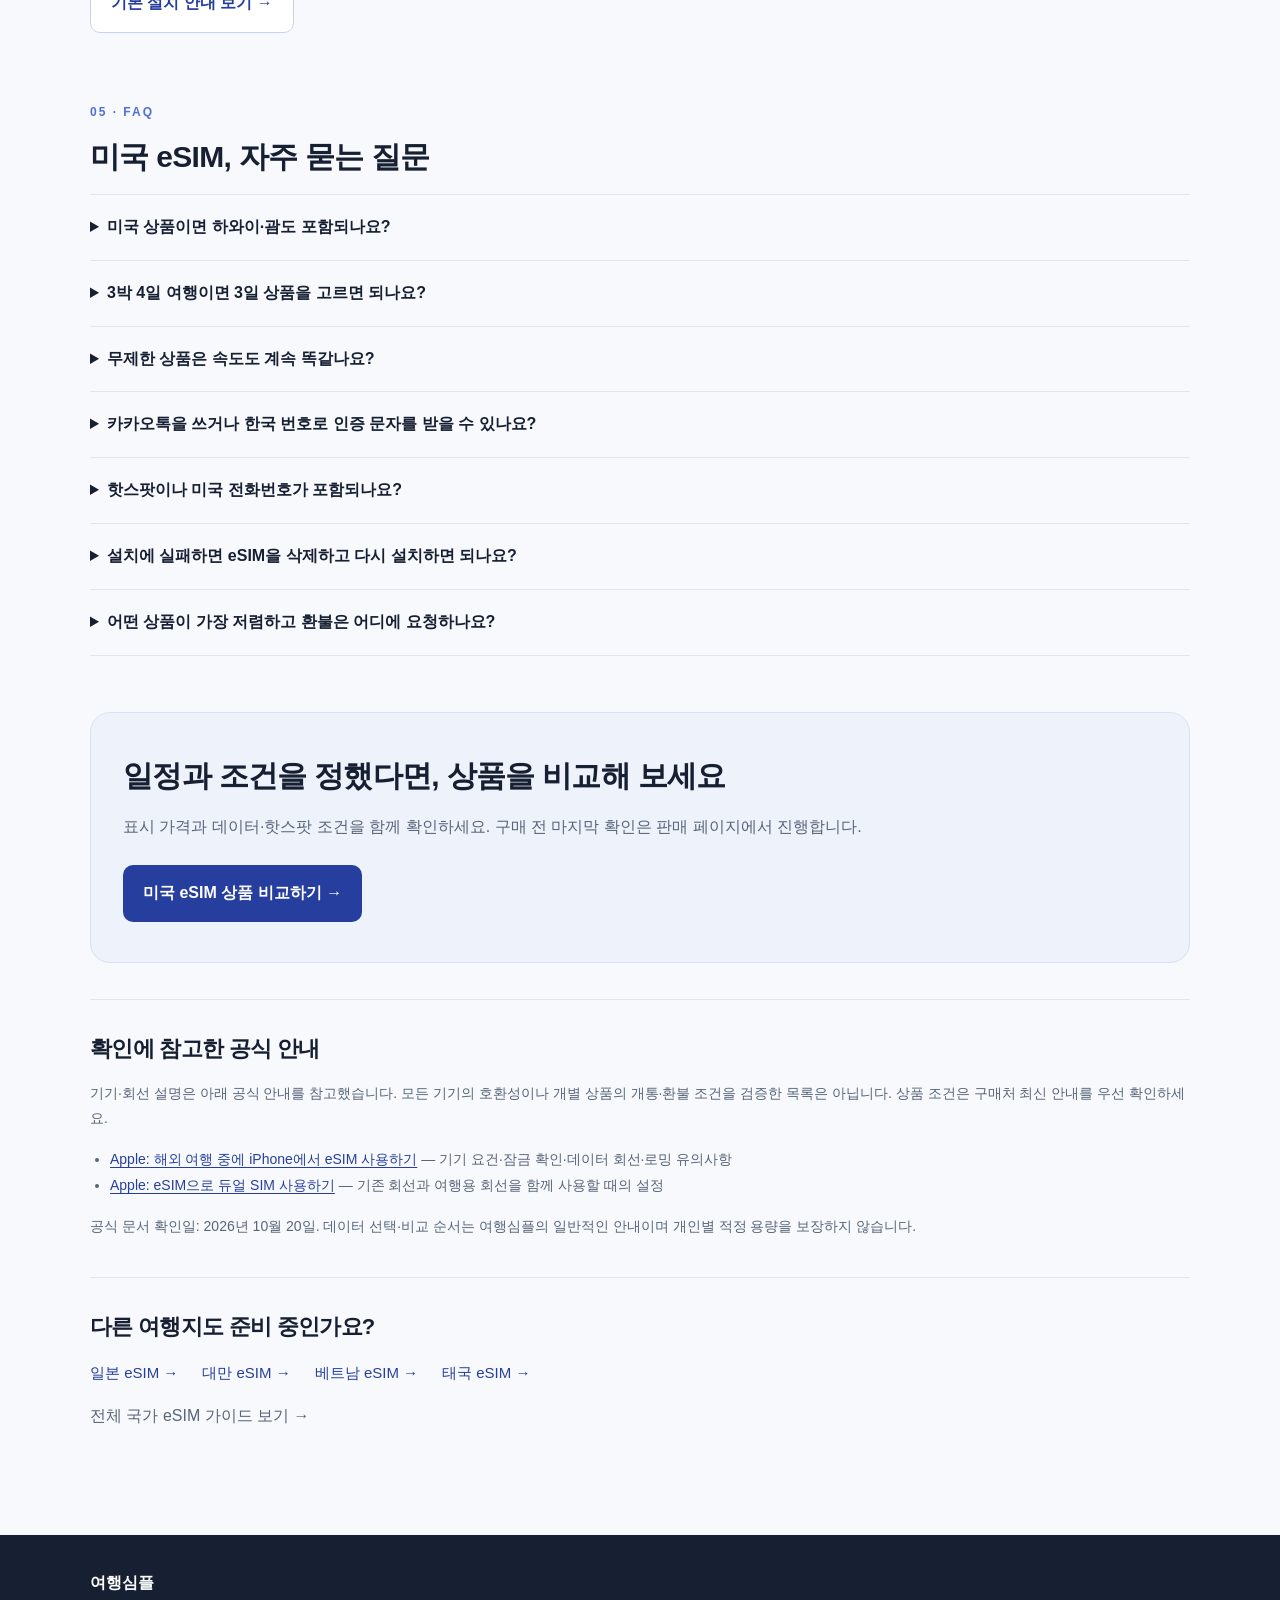
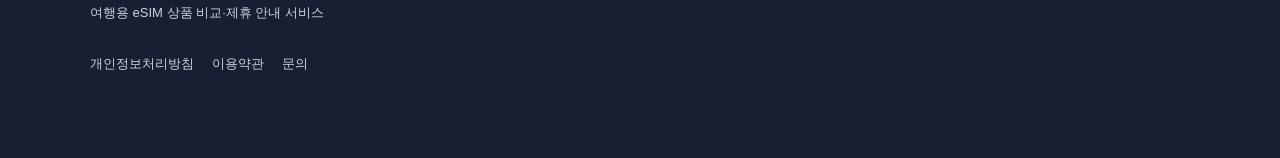
<file: usa-esim.html>
<!doctype html>
<html lang="ko">
<head>
  <meta charset="utf-8">
  <meta name="viewport" content="width=device-width,initial-scale=1">
  <title>미국 eSIM 비교 가이드 | 여행 기간·데이터·핫스팟 확인 | 여행심플</title>
  <meta name="description" content="미국 eSIM을 3·5·7·10·15·30일 여행 일정에 맞춰 비교하세요. 총량형·매일 제공형·무제한의 차이, 핫스팟과 설치·로밍 확인사항을 안내합니다.">
  <meta name="robots" content="index,follow">
  <link rel="canonical" href="https://travelsimple-esim.com/usa-esim">
  <meta property="og:type" content="article">
  <meta property="og:locale" content="ko_KR">
  <meta property="og:site_name" content="여행심플">
  <meta property="og:title" content="미국 eSIM, 내 여행에 맞게 고르는 방법">
  <meta property="og:description" content="여행 기간부터 데이터 제공 방식·핫스팟·설치 조건까지 확인하고 미국 eSIM 상품을 비교하세요.">
  <meta property="og:url" content="https://travelsimple-esim.com/usa-esim">
  <link rel="stylesheet" href="assets/style.css">
  <link rel="stylesheet" href="assets/japan-guide.css">
  <script defer src="/assets/analytics.js"></script>
  <script type="application/ld+json">
  {"@context":"https://schema.org","@graph":[{"@type":"WebPage","@id":"https://travelsimple-esim.com/usa-esim#webpage","url":"https://travelsimple-esim.com/usa-esim","name":"미국 eSIM 비교 가이드","description":"여행 기간·데이터 제공 방식·핫스팟·설치 조건을 확인하는 미국 eSIM 선택 안내","inLanguage":"ko-KR","dateModified":"2026-10-20","breadcrumb":{"@id":"https://travelsimple-esim.com/usa-esim#breadcrumb"}},{"@type":"BreadcrumbList","@id":"https://travelsimple-esim.com/usa-esim#breadcrumb","itemListElement":[{"@type":"ListItem","position":1,"name":"여행심플","item":"https://travelsimple-esim.com/"},{"@type":"ListItem","position":2,"name":"국가별 eSIM","item":"https://travelsimple-esim.com/countries.html"},{"@type":"ListItem","position":3,"name":"미국 eSIM 가이드","item":"https://travelsimple-esim.com/usa-esim"}]}]}
  </script>
</head>
<body>
<header><div class="wrap nav"><a class="logo" href="/">여행심플</a><nav aria-label="주 메뉴"><a href="countries.html">국가별 eSIM</a><a href="install.html">설치방법</a><a href="contact.html">문의</a></nav></div></header>
<main class="jp-guide wrap">
  <nav class="jp-breadcrumb" aria-label="현재 위치"><a href="/">홈</a><span>/</span><a href="countries.html">국가별 eSIM</a><span>/ 미국</span></nav>
  <section class="jp-hero" aria-labelledby="guide-title">
    <div><span class="eyebrow">USA · ESIM GUIDE</span><h1 id="guide-title">미국 eSIM,<br>내 여행에 맞게 고르세요.</h1><p class="jp-intro">뉴욕·로스앤젤레스부터 여러 도시를 잇는 일정까지.<br>여행 기간과 방문 지역의 지원 범위를 먼저 확인하세요.</p><a class="jp-primary" href="esim.html?country=US&amp;days=5">미국 5일 상품 비교하기 <span aria-hidden="true">→</span></a><p class="jp-updated">내용 확인: <time datetime="2026-10-20">2026년 10월 20일</time> · 가격은 상품 조회 화면에서 확인</p></div>
    <aside class="jp-quick" aria-label="먼저 확인할 세 가지"><span class="eyebrow">BEFORE YOU CHOOSE</span><ol><li><b>지원 기기인가요?</b><span>기기 모델·구매 국가·통신사 잠금 확인</span></li><li><b>데이터를 어떻게 쓰나요?</b><span>지도·메신저 / 영상·공유 용도 구분</span></li><li><b>언제 이용이 시작되나요?</b><span>설치·개통·현지 접속 중 시작 조건 확인</span></li></ol></aside>
  </section>
  <p class="jp-disclosure">여행심플은 상품 비교·제휴 안내 서비스입니다. 구매 링크를 통해 구매하면 수수료를 받을 수 있으며, 실제 판매·결제는 연결된 판매처에서 진행됩니다.</p>
  <nav class="jp-toc" aria-label="이 페이지 목차"><a href="#duration">여행 기간</a><a href="#data">데이터 선택</a><a href="#checklist">구매 전 확인</a><a href="#setup">설치·로밍</a><a href="#faq">자주 묻는 질문</a></nav>
  <section id="duration" aria-labelledby="duration-title"><span class="eyebrow">01 · TRIP LENGTH</span><h2 id="duration-title">여행 일정에 맞는 기간부터 선택하세요</h2><p>아래 버튼은 해당 기간의 미국 상품을 조회합니다. ‘3박 4일’은 4일 일정이므로, 단순히 숙박 일수로 고르지 마세요. 상품이 24시간 단위인지 날짜 단위인지, 어느 시각부터 계산하는지도 함께 확인하세요.</p>
    <div class="jp-duration-grid"><a href="esim.html?country=US&amp;days=3"><strong>3일</strong><span>짧은 여행 일정</span><small>3일 상품 조회 →</small></a><a href="esim.html?country=US&amp;days=5"><strong>5일</strong><span>4~5일 일정 비교</span><small>5일 상품 조회 →</small></a><a href="esim.html?country=US&amp;days=7"><strong>7일</strong><span>일주일 여행</span><small>7일 상품 조회 →</small></a><a href="esim.html?country=US&amp;days=10"><strong>10일</strong><span>여러 도시 여행</span><small>10일 상품 조회 →</small></a><a href="esim.html?country=US&amp;days=15"><strong>15일</strong><span>보름 일정</span><small>15일 상품 조회 →</small></a><a href="esim.html?country=US&amp;days=30"><strong>30일</strong><span>장기 체류 일정</span><small>30일 상품 조회 →</small></a></div>
    <h3>방문 지역도 함께 확인하세요</h3><p>미국 본토·하와이·괌 등 실제 목적지가 상품의 지원 목록에 명시되어 있는지 확인하세요. 여러 주를 이동하거나 장거리 이동을 계획한다면 도시 이름뿐 아니라 경로의 커버리지도 판매처에 확인하세요. 미국 상품이라는 표기만으로 모든 목적지를 포함한다고 보장하지 않습니다.</p>
    <p class="jp-note">조회되는 상품과 재고는 시점에 따라 달라집니다. 원하는 기간이 없으면 더 긴 상품의 적용 조건과 추가 비용을 판매 페이지에서 확인하세요. 연장·추가 충전이 가능하다고 가정하지 마세요.</p>
  </section>
  <section id="data" aria-labelledby="data-title"><span class="eyebrow">02 · DATA STYLE</span><h2 id="data-title">같은 GB라도 제공 방식이 다릅니다</h2><p>특정 용량을 모든 여행자에게 추천하기는 어렵습니다. 평소 휴대전화의 앱별 데이터 사용량을 살펴보고, 여행 중 지도·사진 업로드·영상·핫스팟 사용을 얼마나 할지 생각해 보세요.</p>
    <div class="jp-table-wrap" role="region" aria-label="데이터 제공 방식 비교표" tabindex="0"><table><caption>상품 설명에서 구분할 데이터 제공 방식</caption><thead><tr><th scope="col">방식</th><th scope="col">비교할 때 생각할 점</th><th scope="col">꼭 읽어볼 조건</th></tr></thead><tbody><tr><th scope="row">총량형</th><td>이용 기간 전체에 쓸 데이터를 한 번에 제공하는지 확인</td><td>잔여량 조회, 소진 후 차단·감속, 추가 충전 여부</td></tr><tr><th scope="row">매일 제공형</th><td>날마다 일정량이 주어지는 상품인지 확인</td><td>일일 초기화 시각·시간대, 남은 양 이월 여부, 소진 후 속도</td></tr><tr><th scope="row">무제한 표기형</th><td>사용량이 많아도 고속 데이터가 계속 무제한인지는 별도 확인</td><td>고속 제공량, 공정사용정책(FUP), 감속 속도, 핫스팟 제한</td></tr></tbody></table></div>
    <div class="jp-use-grid"><article><h3>지도·검색·메신저 위주</h3><p>총량형과 매일 제공형의 용량·기간·가격을 비교해 보세요. 숙소 Wi-Fi를 활용하더라도 이동 중 필요한 데이터는 따로 고려하세요.</p></article><article><h3>사진·영상 업로드가 많다면</h3><p>전체 용량뿐 아니라 하루 고속 제공량과 감속 후 조건을 확인하세요. ‘무제한’이라는 이름만으로 속도를 판단하지 마세요.</p></article><article><h3>노트북·동행자와 공유한다면</h3><p>비교 화면에서 ‘핫스팟 가능 상품만’을 선택한 뒤 판매처의 공유 용량·속도 조건을 확인하세요. 지원 여부가 불명확하면 구매 전에 문의하세요.</p></article></div>
  </section>
  <section id="checklist" aria-labelledby="checklist-title"><span class="eyebrow">03 · PURCHASE CHECKLIST</span><h2 id="checklist-title">가격과 함께 확인할 여섯 가지</h2><ol class="jp-checklist"><li><strong>기기 호환성</strong><span>정확한 모델·구매 국가·통신사 잠금 상태를 제조사와 판매처 안내에서 확인합니다.</span></li><li><strong>사용 국가와 통신망</strong><span>미국에서 사용 가능한 상품인지, 방문 지역의 커버리지와 현지망·로밍 조건을 확인합니다. 5G 표기가 모든 장소의 속도를 보장하지는 않습니다.</span></li><li><strong>기간 시작과 만료</strong><span>설치 즉시 시작인지, 개통 또는 현지 네트워크 접속부터인지와 구매 후 설치 가능한 기한을 확인합니다.</span></li><li><strong>데이터와 핫스팟</strong><span>제공량·초기화 시각·소진 후 속도와 공유 가능 여부를 확인합니다.</span></li><li><strong>통화·문자</strong><span>데이터 전용인지, 미국 전화번호·음성 통화·SMS가 포함되는지 확인합니다. 데이터 상품에 전화번호가 포함된다고 가정하지 마세요.</span></li><li><strong>최종 가격과 지원</strong><span>할인·추가 비용 적용 후 가격, 문의 방법, 설치·사용 후 취소·환불 조건을 확인합니다.</span></li></ol><p class="jp-note">‘공급사 기본순’은 공급사 제공 순서입니다. 최저가 정렬도 조회된 상품 안에서 표시 가격을 비교하며, 전체 시장의 최저가나 품질 순위를 뜻하지 않습니다.</p></section>
  <section id="setup" aria-labelledby="setup-title"><span class="eyebrow">04 · SETUP</span><h2 id="setup-title">설치와 이용 시작은 구분해서 확인하세요</h2><div class="jp-setup"><article><h3>출국 전</h3><p>안정적인 인터넷 환경과 판매처 설치 안내를 준비하세요. iPhone의 통신사 잠금은 ‘설정 → 일반 → 정보’에서 확인할 수 있습니다. 다른 기기·구매 국가의 제한은 제조사와 판매처에서 확인하세요.</p><p>설치가 곧 이용 시작인 상품도 있을 수 있으므로, 출국 전에 무조건 설치하거나 개통하지 말고 시작 조건을 먼저 읽으세요.</p></article><article><h3>미국 도착 후</h3><p>판매처 안내에 따라 여행용 eSIM을 데이터 회선으로 선택하고, 해당 회선에 데이터 로밍이 필요한지 확인하세요. 모든 eSIM의 로밍 설정이 같은 것은 아닙니다.</p><p>한국 회선을 함께 켜두면 통화·문자·데이터 전환 설정에 따라 별도 요금이 생길 수 있습니다. 기존 통신사의 로밍 요금과 데이터 자동 전환 설정도 확인하세요.</p></article></div><a class="jp-secondary" href="install.html">기본 설치 안내 보기 →</a></section>
  <section id="faq" aria-labelledby="faq-title"><span class="eyebrow">05 · FAQ</span><h2 id="faq-title">미국 eSIM, 자주 묻는 질문</h2><details><summary>미국 상품이면 하와이·괌도 포함되나요?</summary><p>자동으로 포함된다고 판단하면 안 됩니다. 미국 본토·하와이·괌 등 실제 목적지가 지원 목록에 있는지 각각 확인하세요. 캐나다·멕시코를 함께 방문한다면 해당 국가의 포함 여부도 확인해야 하며, 미국 전용 상품으로 사용할 수 있다고 가정하지 마세요.</p></details>
    <details><summary>3박 4일 여행이면 3일 상품을 고르면 되나요?</summary><p>숙박 일수와 사용 기간은 다릅니다. 실제 데이터가 필요한 출국·귀국 시각과 상품의 시간 계산 방식에 맞춰 선택하세요. 4일 일정이라면 <a href="esim.html?country=US&amp;days=5">5일 상품 조건도 비교</a>할 수 있습니다.</p></details>
    <details><summary>무제한 상품은 속도도 계속 똑같나요?</summary><p>그렇다고 볼 수 없습니다. 고속 데이터 제공량, 사용량에 따른 속도 제한, 공정사용정책과 혼잡·커버리지 조건을 판매 페이지에서 확인하세요.</p></details>
    <details><summary>카카오톡을 쓰거나 한국 번호로 인증 문자를 받을 수 있나요?</summary><p>카카오톡 등 인터넷 앱의 사용과 한국 회선의 SMS 수신은 별개입니다. 데이터 연결·앱 상태를 확인하고, 한국 번호의 인증 문자가 필요하면 기존 통신사에 해외 수신 가능 여부와 요금을 확인하세요. 데이터 전용 여행 eSIM 자체가 한국 번호의 SMS를 제공하는 것은 아닙니다.</p></details>
    <details><summary>핫스팟이나 미국 전화번호가 포함되나요?</summary><p>상품마다 다릅니다. 핫스팟 지원·공유 제한과 음성·SMS 포함 여부를 각각 확인하세요. 비교 화면에서 ‘확인 필요’로 나온 항목은 판매처 확인 전까지 가능하다고 판단하지 마세요.</p></details>
    <details><summary>설치에 실패하면 eSIM을 삭제하고 다시 설치하면 되나요?</summary><p>먼저 판매처 고객지원에 문의하세요. QR 코드 재사용·재발급 조건은 상품마다 다르므로, 재설치가 가능한지 확인하기 전에 삭제하지 않는 편이 좋습니다. QR 코드와 활성화 코드는 다른 사람에게 공개하지 마세요.</p></details>
    <details><summary>어떤 상품이 가장 저렴하고 환불은 어디에 요청하나요?</summary><p>기간을 선택한 상품 조회 화면에서 최저가 정렬을 이용하고, 최종 가격은 판매 페이지에서 확인하세요. 주문·결제·개통·취소·환불은 실제 구매한 판매처 고객지원으로 문의해야 합니다. 여행심플의 표시·링크 오류는 <a href="contact.html">문의 페이지</a>로 알려 주세요.</p></details></section>
  <section class="jp-final" aria-labelledby="final-title"><h2 id="final-title">일정과 조건을 정했다면, 상품을 비교해 보세요</h2><p>표시 가격과 데이터·핫스팟 조건을 함께 확인하세요. 구매 전 마지막 확인은 판매 페이지에서 진행합니다.</p><a class="jp-primary" href="esim.html?country=US&amp;days=5">미국 eSIM 상품 비교하기 →</a></section>
  <section class="jp-sources" aria-labelledby="sources-title"><h2 id="sources-title">확인에 참고한 공식 안내</h2><p>기기·회선 설명은 아래 공식 안내를 참고했습니다. 모든 기기의 호환성이나 개별 상품의 개통·환불 조건을 검증한 목록은 아닙니다. 상품 조건은 구매처 최신 안내를 우선 확인하세요.</p><ul><li><a href="https://support.apple.com/ko-kr/118227" target="_blank" rel="noopener noreferrer">Apple: 해외 여행 중에 iPhone에서 eSIM 사용하기</a> — 기기 요건·잠금 확인·데이터 회선·로밍 유의사항</li><li><a href="https://support.apple.com/ko-kr/109317" target="_blank" rel="noopener noreferrer">Apple: eSIM으로 듀얼 SIM 사용하기</a> — 기존 회선과 여행용 회선을 함께 사용할 때의 설정</li></ul><p>공식 문서 확인일: 2026년 10월 20일. 데이터 선택·비교 순서는 여행심플의 일반적인 안내이며 개인별 적정 용량을 보장하지 않습니다.</p></section>
  <section class="jp-related" aria-labelledby="related-title"><h2 id="related-title">다른 여행지도 준비 중인가요?</h2><div><a href="japan-esim.html">일본 eSIM →</a><a href="taiwan-esim.html">대만 eSIM →</a><a href="vietnam-esim.html">베트남 eSIM →</a><a href="thailand-esim.html">태국 eSIM →</a></div><p><a href="countries.html">전체 국가 eSIM 가이드 보기 →</a></p></section>
</main>
<footer><div class="wrap"><strong>여행심플</strong><p>여행용 eSIM 상품 비교·제휴 안내 서비스</p><div><a href="privacy.html">개인정보처리방침</a><a href="terms.html">이용약관</a><a href="contact.html">문의</a></div></div></footer>
</body>
</html>
</file>
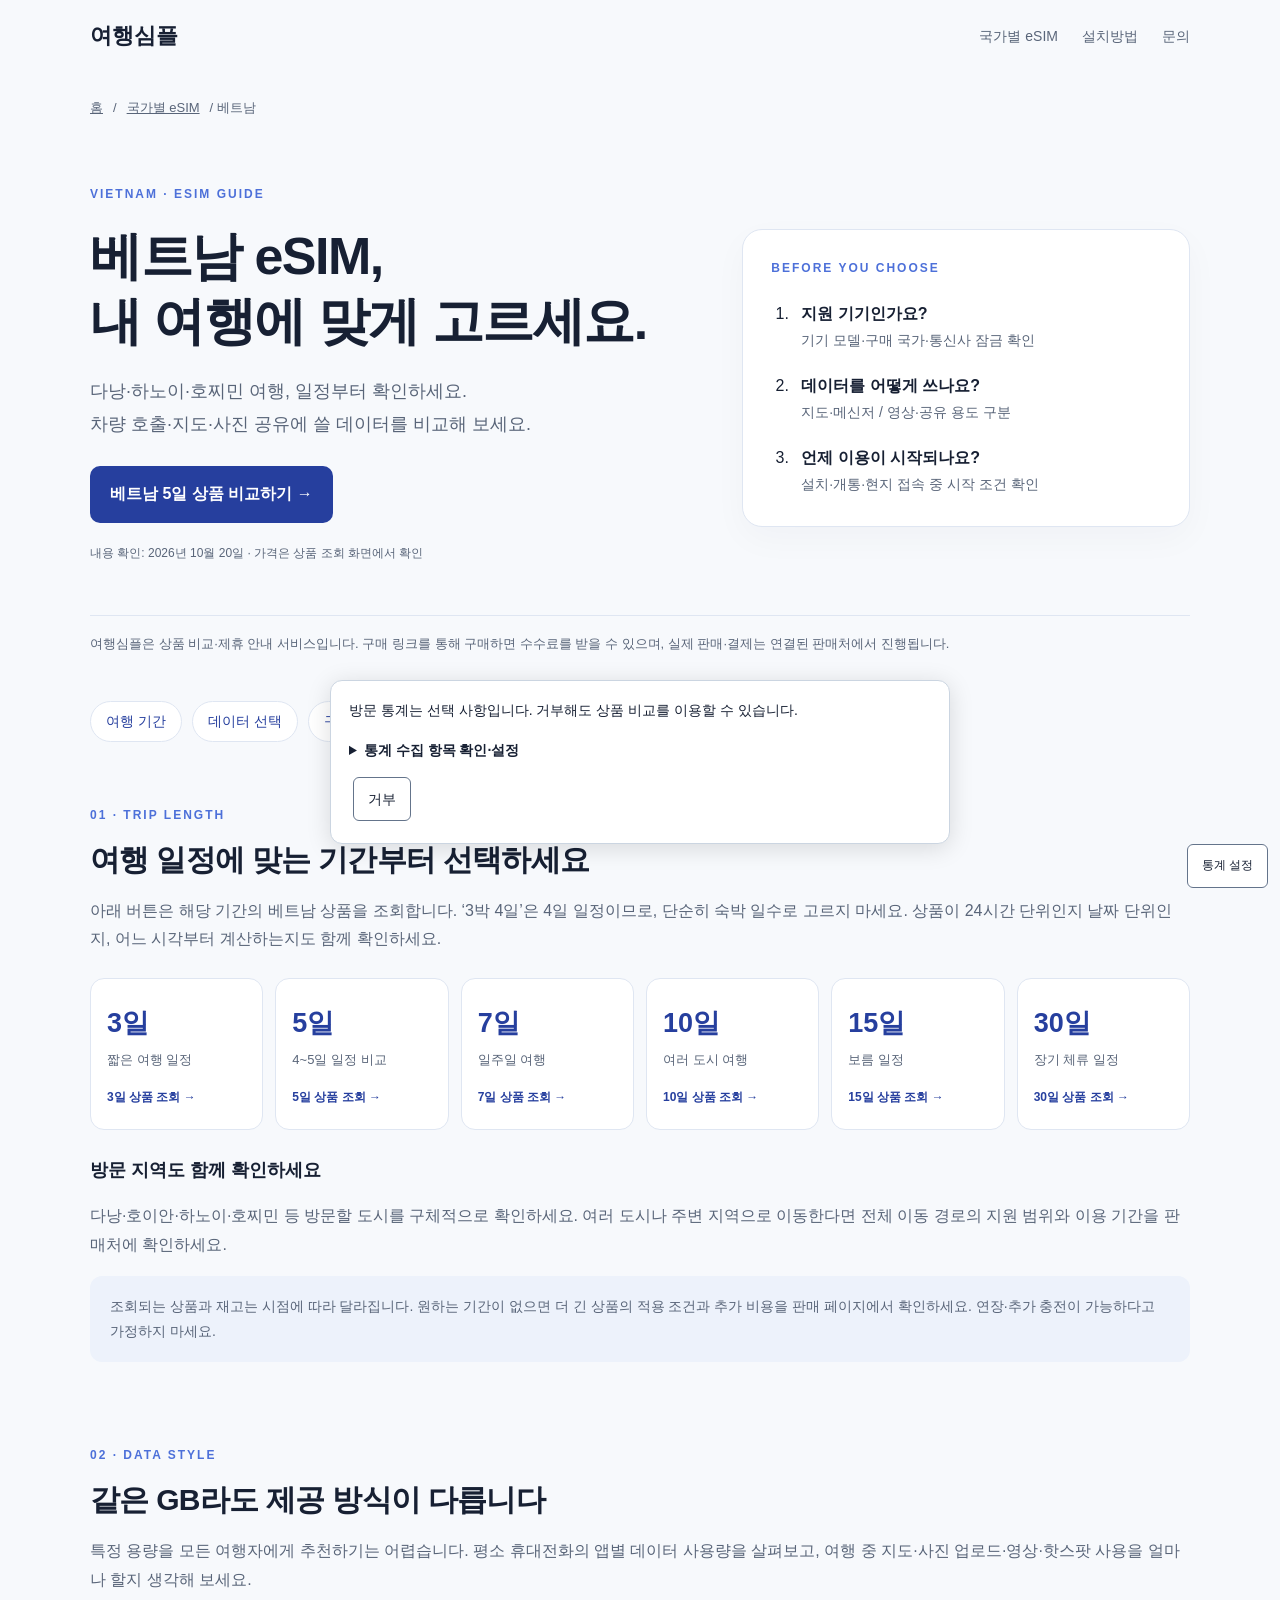
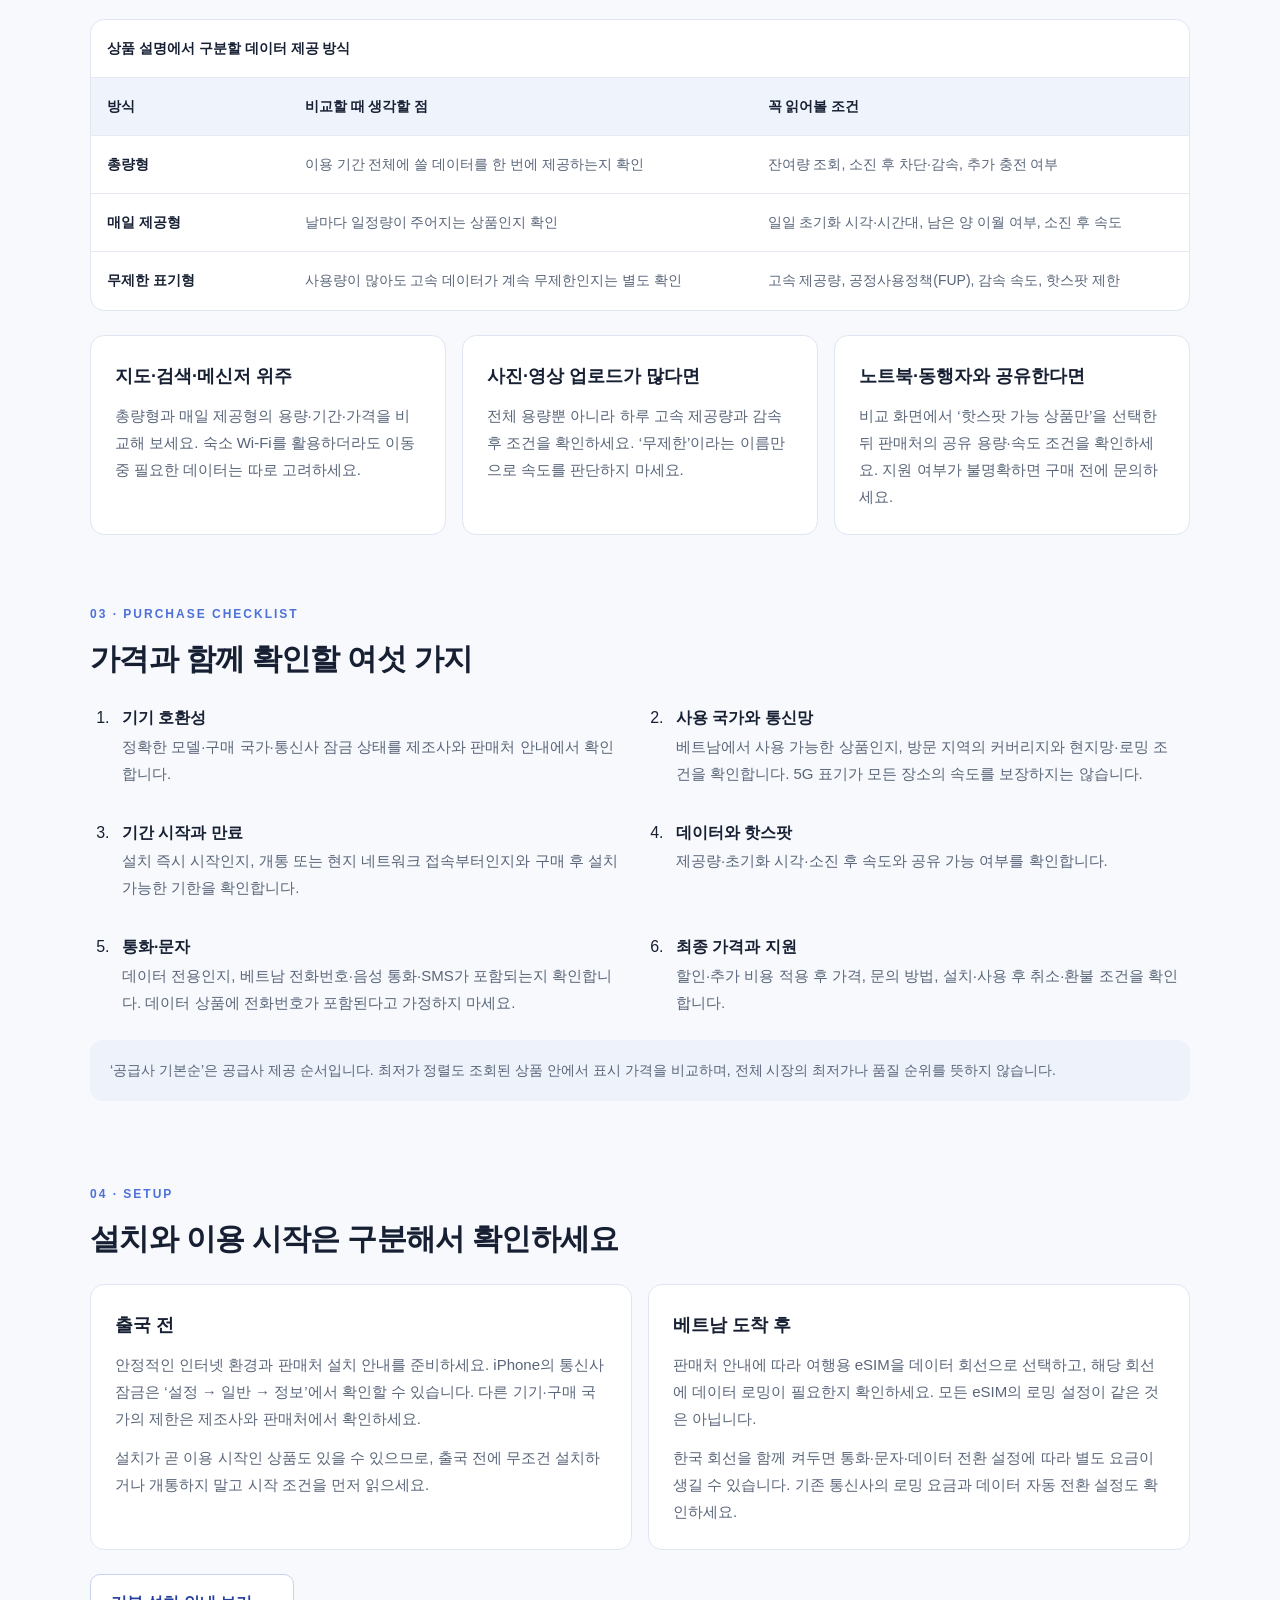
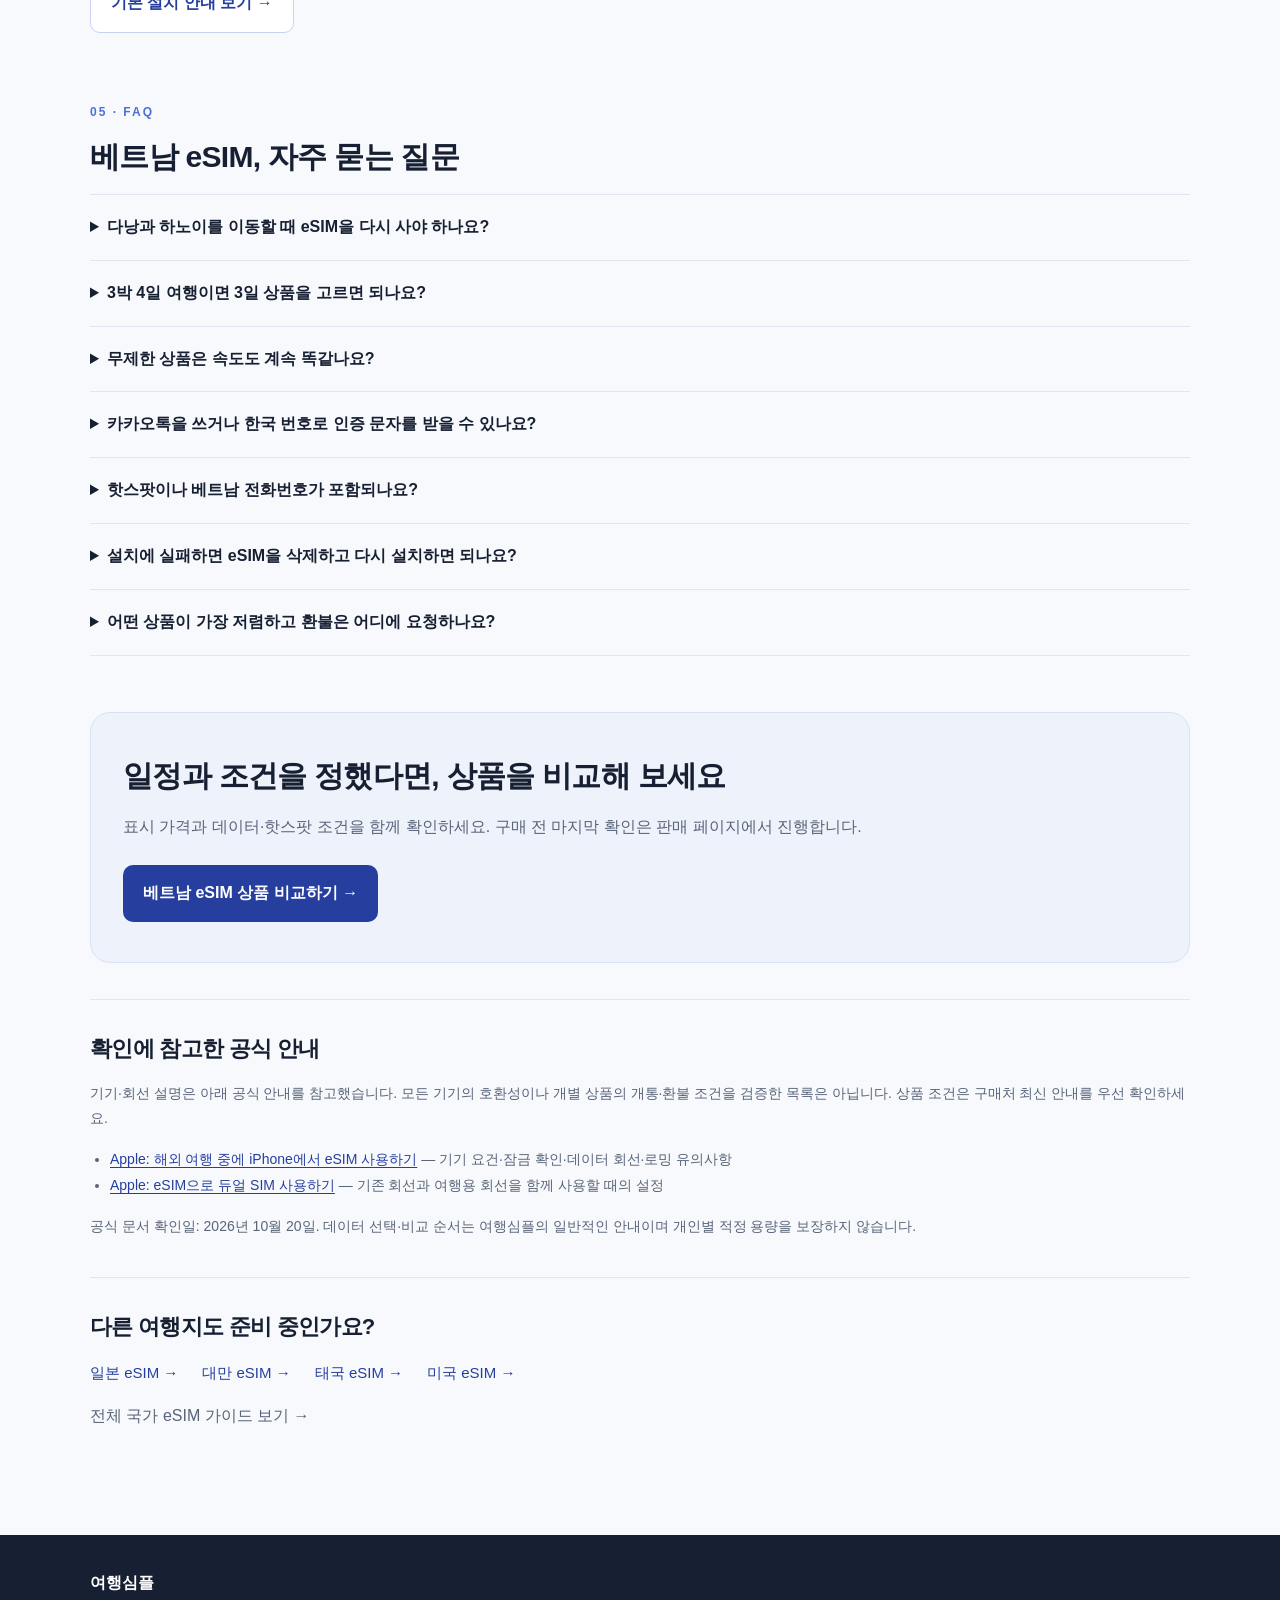
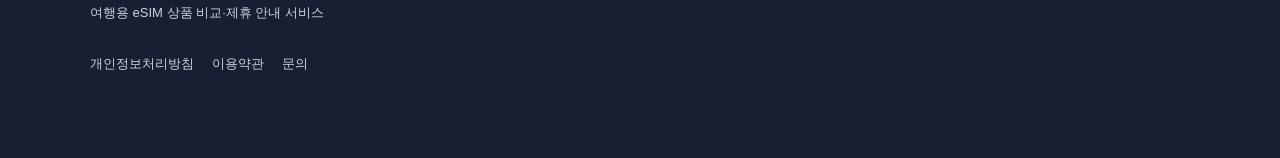
<file: vietnam-esim.html>
<!doctype html>
<html lang="ko">
<head>
  <meta charset="utf-8">
  <meta name="viewport" content="width=device-width,initial-scale=1">
  <title>베트남 eSIM 비교 가이드 | 여행 기간·데이터·핫스팟 확인 | 여행심플</title>
  <meta name="description" content="베트남 eSIM을 3·5·7·10·15·30일 여행 일정에 맞춰 비교하세요. 총량형·매일 제공형·무제한의 차이, 핫스팟과 설치·로밍 확인사항을 안내합니다.">
  <meta name="robots" content="index,follow">
  <link rel="canonical" href="https://travelsimple-esim.com/vietnam-esim">
  <meta property="og:type" content="article">
  <meta property="og:locale" content="ko_KR">
  <meta property="og:site_name" content="여행심플">
  <meta property="og:title" content="베트남 eSIM, 내 여행에 맞게 고르는 방법">
  <meta property="og:description" content="여행 기간부터 데이터 제공 방식·핫스팟·설치 조건까지 확인하고 베트남 eSIM 상품을 비교하세요.">
  <meta property="og:url" content="https://travelsimple-esim.com/vietnam-esim">
  <link rel="stylesheet" href="assets/style.css">
  <link rel="stylesheet" href="assets/japan-guide.css">
  <script defer src="/assets/analytics.js"></script>
  <script type="application/ld+json">
  {"@context":"https://schema.org","@graph":[{"@type":"WebPage","@id":"https://travelsimple-esim.com/vietnam-esim#webpage","url":"https://travelsimple-esim.com/vietnam-esim","name":"베트남 eSIM 비교 가이드","description":"여행 기간·데이터 제공 방식·핫스팟·설치 조건을 확인하는 베트남 eSIM 선택 안내","inLanguage":"ko-KR","dateModified":"2026-10-20","breadcrumb":{"@id":"https://travelsimple-esim.com/vietnam-esim#breadcrumb"}},{"@type":"BreadcrumbList","@id":"https://travelsimple-esim.com/vietnam-esim#breadcrumb","itemListElement":[{"@type":"ListItem","position":1,"name":"여행심플","item":"https://travelsimple-esim.com/"},{"@type":"ListItem","position":2,"name":"국가별 eSIM","item":"https://travelsimple-esim.com/countries.html"},{"@type":"ListItem","position":3,"name":"베트남 eSIM 가이드","item":"https://travelsimple-esim.com/vietnam-esim"}]}]}
  </script>
</head>
<body>
<header><div class="wrap nav"><a class="logo" href="/">여행심플</a><nav aria-label="주 메뉴"><a href="countries.html">국가별 eSIM</a><a href="install.html">설치방법</a><a href="contact.html">문의</a></nav></div></header>
<main class="jp-guide wrap">
  <nav class="jp-breadcrumb" aria-label="현재 위치"><a href="/">홈</a><span>/</span><a href="countries.html">국가별 eSIM</a><span>/ 베트남</span></nav>
  <section class="jp-hero" aria-labelledby="guide-title">
    <div><span class="eyebrow">VIETNAM · ESIM GUIDE</span><h1 id="guide-title">베트남 eSIM,<br>내 여행에 맞게 고르세요.</h1><p class="jp-intro">다낭·하노이·호찌민 여행, 일정부터 확인하세요.<br>차량 호출·지도·사진 공유에 쓸 데이터를 비교해 보세요.</p><a class="jp-primary" href="esim.html?country=VN&amp;days=5">베트남 5일 상품 비교하기 <span aria-hidden="true">→</span></a><p class="jp-updated">내용 확인: <time datetime="2026-10-20">2026년 10월 20일</time> · 가격은 상품 조회 화면에서 확인</p></div>
    <aside class="jp-quick" aria-label="먼저 확인할 세 가지"><span class="eyebrow">BEFORE YOU CHOOSE</span><ol><li><b>지원 기기인가요?</b><span>기기 모델·구매 국가·통신사 잠금 확인</span></li><li><b>데이터를 어떻게 쓰나요?</b><span>지도·메신저 / 영상·공유 용도 구분</span></li><li><b>언제 이용이 시작되나요?</b><span>설치·개통·현지 접속 중 시작 조건 확인</span></li></ol></aside>
  </section>
  <p class="jp-disclosure">여행심플은 상품 비교·제휴 안내 서비스입니다. 구매 링크를 통해 구매하면 수수료를 받을 수 있으며, 실제 판매·결제는 연결된 판매처에서 진행됩니다.</p>
  <nav class="jp-toc" aria-label="이 페이지 목차"><a href="#duration">여행 기간</a><a href="#data">데이터 선택</a><a href="#checklist">구매 전 확인</a><a href="#setup">설치·로밍</a><a href="#faq">자주 묻는 질문</a></nav>
  <section id="duration" aria-labelledby="duration-title"><span class="eyebrow">01 · TRIP LENGTH</span><h2 id="duration-title">여행 일정에 맞는 기간부터 선택하세요</h2><p>아래 버튼은 해당 기간의 베트남 상품을 조회합니다. ‘3박 4일’은 4일 일정이므로, 단순히 숙박 일수로 고르지 마세요. 상품이 24시간 단위인지 날짜 단위인지, 어느 시각부터 계산하는지도 함께 확인하세요.</p>
    <div class="jp-duration-grid"><a href="esim.html?country=VN&amp;days=3"><strong>3일</strong><span>짧은 여행 일정</span><small>3일 상품 조회 →</small></a><a href="esim.html?country=VN&amp;days=5"><strong>5일</strong><span>4~5일 일정 비교</span><small>5일 상품 조회 →</small></a><a href="esim.html?country=VN&amp;days=7"><strong>7일</strong><span>일주일 여행</span><small>7일 상품 조회 →</small></a><a href="esim.html?country=VN&amp;days=10"><strong>10일</strong><span>여러 도시 여행</span><small>10일 상품 조회 →</small></a><a href="esim.html?country=VN&amp;days=15"><strong>15일</strong><span>보름 일정</span><small>15일 상품 조회 →</small></a><a href="esim.html?country=VN&amp;days=30"><strong>30일</strong><span>장기 체류 일정</span><small>30일 상품 조회 →</small></a></div>
    <h3>방문 지역도 함께 확인하세요</h3><p>다낭·호이안·하노이·호찌민 등 방문할 도시를 구체적으로 확인하세요. 여러 도시나 주변 지역으로 이동한다면 전체 이동 경로의 지원 범위와 이용 기간을 판매처에 확인하세요.</p>
    <p class="jp-note">조회되는 상품과 재고는 시점에 따라 달라집니다. 원하는 기간이 없으면 더 긴 상품의 적용 조건과 추가 비용을 판매 페이지에서 확인하세요. 연장·추가 충전이 가능하다고 가정하지 마세요.</p>
  </section>
  <section id="data" aria-labelledby="data-title"><span class="eyebrow">02 · DATA STYLE</span><h2 id="data-title">같은 GB라도 제공 방식이 다릅니다</h2><p>특정 용량을 모든 여행자에게 추천하기는 어렵습니다. 평소 휴대전화의 앱별 데이터 사용량을 살펴보고, 여행 중 지도·사진 업로드·영상·핫스팟 사용을 얼마나 할지 생각해 보세요.</p>
    <div class="jp-table-wrap" role="region" aria-label="데이터 제공 방식 비교표" tabindex="0"><table><caption>상품 설명에서 구분할 데이터 제공 방식</caption><thead><tr><th scope="col">방식</th><th scope="col">비교할 때 생각할 점</th><th scope="col">꼭 읽어볼 조건</th></tr></thead><tbody><tr><th scope="row">총량형</th><td>이용 기간 전체에 쓸 데이터를 한 번에 제공하는지 확인</td><td>잔여량 조회, 소진 후 차단·감속, 추가 충전 여부</td></tr><tr><th scope="row">매일 제공형</th><td>날마다 일정량이 주어지는 상품인지 확인</td><td>일일 초기화 시각·시간대, 남은 양 이월 여부, 소진 후 속도</td></tr><tr><th scope="row">무제한 표기형</th><td>사용량이 많아도 고속 데이터가 계속 무제한인지는 별도 확인</td><td>고속 제공량, 공정사용정책(FUP), 감속 속도, 핫스팟 제한</td></tr></tbody></table></div>
    <div class="jp-use-grid"><article><h3>지도·검색·메신저 위주</h3><p>총량형과 매일 제공형의 용량·기간·가격을 비교해 보세요. 숙소 Wi-Fi를 활용하더라도 이동 중 필요한 데이터는 따로 고려하세요.</p></article><article><h3>사진·영상 업로드가 많다면</h3><p>전체 용량뿐 아니라 하루 고속 제공량과 감속 후 조건을 확인하세요. ‘무제한’이라는 이름만으로 속도를 판단하지 마세요.</p></article><article><h3>노트북·동행자와 공유한다면</h3><p>비교 화면에서 ‘핫스팟 가능 상품만’을 선택한 뒤 판매처의 공유 용량·속도 조건을 확인하세요. 지원 여부가 불명확하면 구매 전에 문의하세요.</p></article></div>
  </section>
  <section id="checklist" aria-labelledby="checklist-title"><span class="eyebrow">03 · PURCHASE CHECKLIST</span><h2 id="checklist-title">가격과 함께 확인할 여섯 가지</h2><ol class="jp-checklist"><li><strong>기기 호환성</strong><span>정확한 모델·구매 국가·통신사 잠금 상태를 제조사와 판매처 안내에서 확인합니다.</span></li><li><strong>사용 국가와 통신망</strong><span>베트남에서 사용 가능한 상품인지, 방문 지역의 커버리지와 현지망·로밍 조건을 확인합니다. 5G 표기가 모든 장소의 속도를 보장하지는 않습니다.</span></li><li><strong>기간 시작과 만료</strong><span>설치 즉시 시작인지, 개통 또는 현지 네트워크 접속부터인지와 구매 후 설치 가능한 기한을 확인합니다.</span></li><li><strong>데이터와 핫스팟</strong><span>제공량·초기화 시각·소진 후 속도와 공유 가능 여부를 확인합니다.</span></li><li><strong>통화·문자</strong><span>데이터 전용인지, 베트남 전화번호·음성 통화·SMS가 포함되는지 확인합니다. 데이터 상품에 전화번호가 포함된다고 가정하지 마세요.</span></li><li><strong>최종 가격과 지원</strong><span>할인·추가 비용 적용 후 가격, 문의 방법, 설치·사용 후 취소·환불 조건을 확인합니다.</span></li></ol><p class="jp-note">‘공급사 기본순’은 공급사 제공 순서입니다. 최저가 정렬도 조회된 상품 안에서 표시 가격을 비교하며, 전체 시장의 최저가나 품질 순위를 뜻하지 않습니다.</p></section>
  <section id="setup" aria-labelledby="setup-title"><span class="eyebrow">04 · SETUP</span><h2 id="setup-title">설치와 이용 시작은 구분해서 확인하세요</h2><div class="jp-setup"><article><h3>출국 전</h3><p>안정적인 인터넷 환경과 판매처 설치 안내를 준비하세요. iPhone의 통신사 잠금은 ‘설정 → 일반 → 정보’에서 확인할 수 있습니다. 다른 기기·구매 국가의 제한은 제조사와 판매처에서 확인하세요.</p><p>설치가 곧 이용 시작인 상품도 있을 수 있으므로, 출국 전에 무조건 설치하거나 개통하지 말고 시작 조건을 먼저 읽으세요.</p></article><article><h3>베트남 도착 후</h3><p>판매처 안내에 따라 여행용 eSIM을 데이터 회선으로 선택하고, 해당 회선에 데이터 로밍이 필요한지 확인하세요. 모든 eSIM의 로밍 설정이 같은 것은 아닙니다.</p><p>한국 회선을 함께 켜두면 통화·문자·데이터 전환 설정에 따라 별도 요금이 생길 수 있습니다. 기존 통신사의 로밍 요금과 데이터 자동 전환 설정도 확인하세요.</p></article></div><a class="jp-secondary" href="install.html">기본 설치 안내 보기 →</a></section>
  <section id="faq" aria-labelledby="faq-title"><span class="eyebrow">05 · FAQ</span><h2 id="faq-title">베트남 eSIM, 자주 묻는 질문</h2><details><summary>다낭과 하노이를 이동할 때 eSIM을 다시 사야 하나요?</summary><p>상품의 베트남 내 지원 범위와 통신망에 따라 달라집니다. 두 도시에서 모두 이용 가능한지 확인한 뒤 선택하세요. 차량 호출 등에 현지 번호나 SMS 인증이 필요한 경우 데이터 전용 상품으로 충분한지도 해당 서비스에서 확인하세요.</p></details>
    <details><summary>3박 4일 여행이면 3일 상품을 고르면 되나요?</summary><p>숙박 일수와 사용 기간은 다릅니다. 실제 데이터가 필요한 출국·귀국 시각과 상품의 시간 계산 방식에 맞춰 선택하세요. 4일 일정이라면 <a href="esim.html?country=VN&amp;days=5">5일 상품 조건도 비교</a>할 수 있습니다.</p></details>
    <details><summary>무제한 상품은 속도도 계속 똑같나요?</summary><p>그렇다고 볼 수 없습니다. 고속 데이터 제공량, 사용량에 따른 속도 제한, 공정사용정책과 혼잡·커버리지 조건을 판매 페이지에서 확인하세요.</p></details>
    <details><summary>카카오톡을 쓰거나 한국 번호로 인증 문자를 받을 수 있나요?</summary><p>카카오톡 등 인터넷 앱의 사용과 한국 회선의 SMS 수신은 별개입니다. 데이터 연결·앱 상태를 확인하고, 한국 번호의 인증 문자가 필요하면 기존 통신사에 해외 수신 가능 여부와 요금을 확인하세요. 데이터 전용 여행 eSIM 자체가 한국 번호의 SMS를 제공하는 것은 아닙니다.</p></details>
    <details><summary>핫스팟이나 베트남 전화번호가 포함되나요?</summary><p>상품마다 다릅니다. 핫스팟 지원·공유 제한과 음성·SMS 포함 여부를 각각 확인하세요. 비교 화면에서 ‘확인 필요’로 나온 항목은 판매처 확인 전까지 가능하다고 판단하지 마세요.</p></details>
    <details><summary>설치에 실패하면 eSIM을 삭제하고 다시 설치하면 되나요?</summary><p>먼저 판매처 고객지원에 문의하세요. QR 코드 재사용·재발급 조건은 상품마다 다르므로, 재설치가 가능한지 확인하기 전에 삭제하지 않는 편이 좋습니다. QR 코드와 활성화 코드는 다른 사람에게 공개하지 마세요.</p></details>
    <details><summary>어떤 상품이 가장 저렴하고 환불은 어디에 요청하나요?</summary><p>기간을 선택한 상품 조회 화면에서 최저가 정렬을 이용하고, 최종 가격은 판매 페이지에서 확인하세요. 주문·결제·개통·취소·환불은 실제 구매한 판매처 고객지원으로 문의해야 합니다. 여행심플의 표시·링크 오류는 <a href="contact.html">문의 페이지</a>로 알려 주세요.</p></details></section>
  <section class="jp-final" aria-labelledby="final-title"><h2 id="final-title">일정과 조건을 정했다면, 상품을 비교해 보세요</h2><p>표시 가격과 데이터·핫스팟 조건을 함께 확인하세요. 구매 전 마지막 확인은 판매 페이지에서 진행합니다.</p><a class="jp-primary" href="esim.html?country=VN&amp;days=5">베트남 eSIM 상품 비교하기 →</a></section>
  <section class="jp-sources" aria-labelledby="sources-title"><h2 id="sources-title">확인에 참고한 공식 안내</h2><p>기기·회선 설명은 아래 공식 안내를 참고했습니다. 모든 기기의 호환성이나 개별 상품의 개통·환불 조건을 검증한 목록은 아닙니다. 상품 조건은 구매처 최신 안내를 우선 확인하세요.</p><ul><li><a href="https://support.apple.com/ko-kr/118227" target="_blank" rel="noopener noreferrer">Apple: 해외 여행 중에 iPhone에서 eSIM 사용하기</a> — 기기 요건·잠금 확인·데이터 회선·로밍 유의사항</li><li><a href="https://support.apple.com/ko-kr/109317" target="_blank" rel="noopener noreferrer">Apple: eSIM으로 듀얼 SIM 사용하기</a> — 기존 회선과 여행용 회선을 함께 사용할 때의 설정</li></ul><p>공식 문서 확인일: 2026년 10월 20일. 데이터 선택·비교 순서는 여행심플의 일반적인 안내이며 개인별 적정 용량을 보장하지 않습니다.</p></section>
  <section class="jp-related" aria-labelledby="related-title"><h2 id="related-title">다른 여행지도 준비 중인가요?</h2><div><a href="japan-esim.html">일본 eSIM →</a><a href="taiwan-esim.html">대만 eSIM →</a><a href="thailand-esim.html">태국 eSIM →</a><a href="usa-esim.html">미국 eSIM →</a></div><p><a href="countries.html">전체 국가 eSIM 가이드 보기 →</a></p></section>
</main>
<footer><div class="wrap"><strong>여행심플</strong><p>여행용 eSIM 상품 비교·제휴 안내 서비스</p><div><a href="privacy.html">개인정보처리방침</a><a href="terms.html">이용약관</a><a href="contact.html">문의</a></div></div></footer>
</body>
</html>
</file>
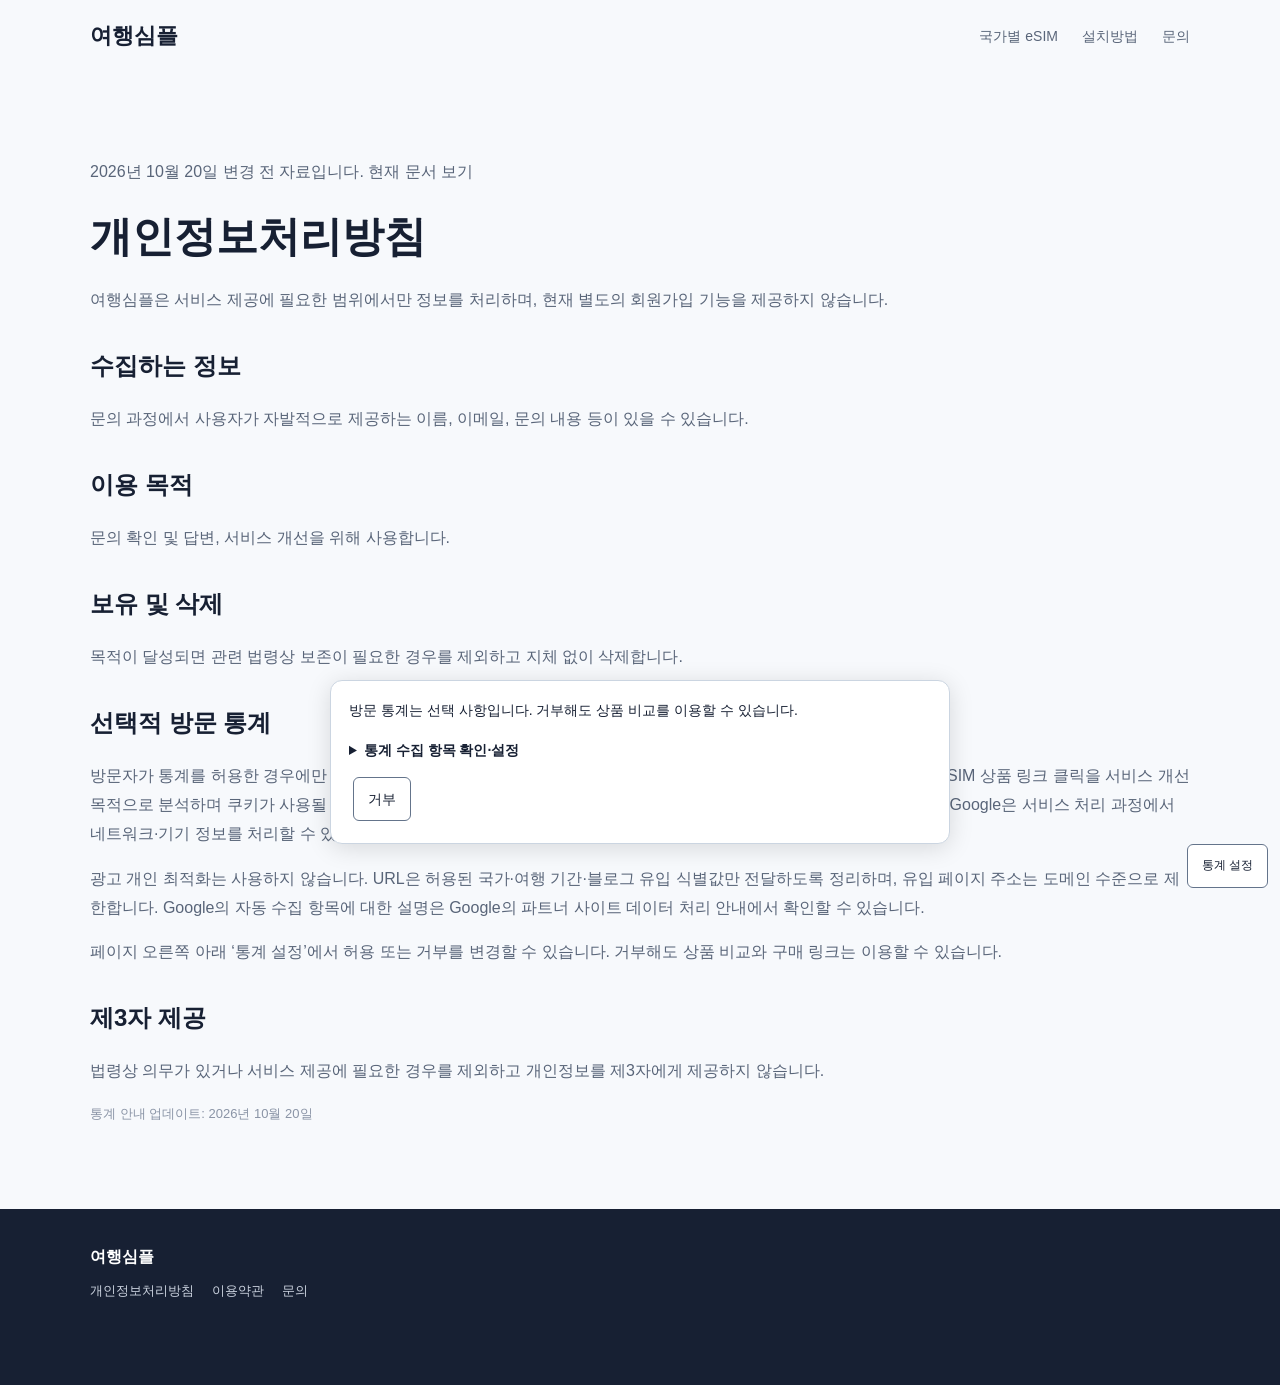
<file: legal/privacy-20261020-v1.html>
<!doctype html><html lang="ko"><head><base href="/"><meta name="robots" content="noindex"><meta charset="utf-8"><meta name="viewport" content="width=device-width,initial-scale=1"><title>개인정보처리방침 | 여행심플</title><link rel="stylesheet" href="assets/style.css"><script defer src="/assets/analytics.js"></script>
</head><body><header><div class="wrap nav"><a class="logo" href="/">여행심플</a><nav><a href="countries.html">국가별 eSIM</a><a href="install.html">설치방법</a><a href="contact.html">문의</a></nav></div></header><main class="wrap page legal"><p>2026년 10월 20일 변경 전 자료입니다. <a href="/privacy.html">현재 문서 보기</a></p><h1>개인정보처리방침</h1><p>여행심플은 서비스 제공에 필요한 범위에서만 정보를 처리하며, 현재 별도의 회원가입 기능을 제공하지 않습니다.</p><h2>수집하는 정보</h2><p>문의 과정에서 사용자가 자발적으로 제공하는 이름, 이메일, 문의 내용 등이 있을 수 있습니다.</p><h2>이용 목적</h2><p>문의 확인 및 답변, 서비스 개선을 위해 사용합니다.</p><h2>보유 및 삭제</h2><p>목적이 달성되면 관련 법령상 보존이 필요한 경우를 제외하고 지체 없이 삭제합니다.</p><h2>선택적 방문 통계</h2><p>방문자가 통계를 허용한 경우에만 Google Analytics 4를 불러옵니다. 방문 페이지, 유입 경로, 브라우저·기기 관련 정보와 eSIM 상품 링크 클릭을 서비스 개선 목적으로 분석하며 쿠키가 사용될 수 있습니다. 이름, 이메일, API 키, 결제 정보는 통계 이벤트에 직접 포함하지 않습니다. Google은 서비스 처리 과정에서 네트워크·기기 정보를 처리할 수 있습니다.</p><p>광고 개인 최적화는 사용하지 않습니다. URL은 허용된 국가·여행 기간·블로그 유입 식별값만 전달하도록 정리하며, 유입 페이지 주소는 도메인 수준으로 제한합니다. Google의 자동 수집 항목에 대한 설명은 <a href="https://policies.google.com/technologies/partner-sites" target="_blank" rel="noopener noreferrer">Google의 파트너 사이트 데이터 처리 안내</a>에서 확인할 수 있습니다.</p><p>페이지 오른쪽 아래 ‘통계 설정’에서 허용 또는 거부를 변경할 수 있습니다. 거부해도 상품 비교와 구매 링크는 이용할 수 있습니다.</p><h2>제3자 제공</h2><p>법령상 의무가 있거나 서비스 제공에 필요한 경우를 제외하고 개인정보를 제3자에게 제공하지 않습니다.</p><p class="muted">통계 안내 업데이트: 2026년 10월 20일</p></main><footer><div class="wrap"><strong>여행심플</strong><div><a href="privacy.html">개인정보처리방침</a><a href="terms.html">이용약관</a><a href="contact.html">문의</a></div></div></footer></body></html>
</file>
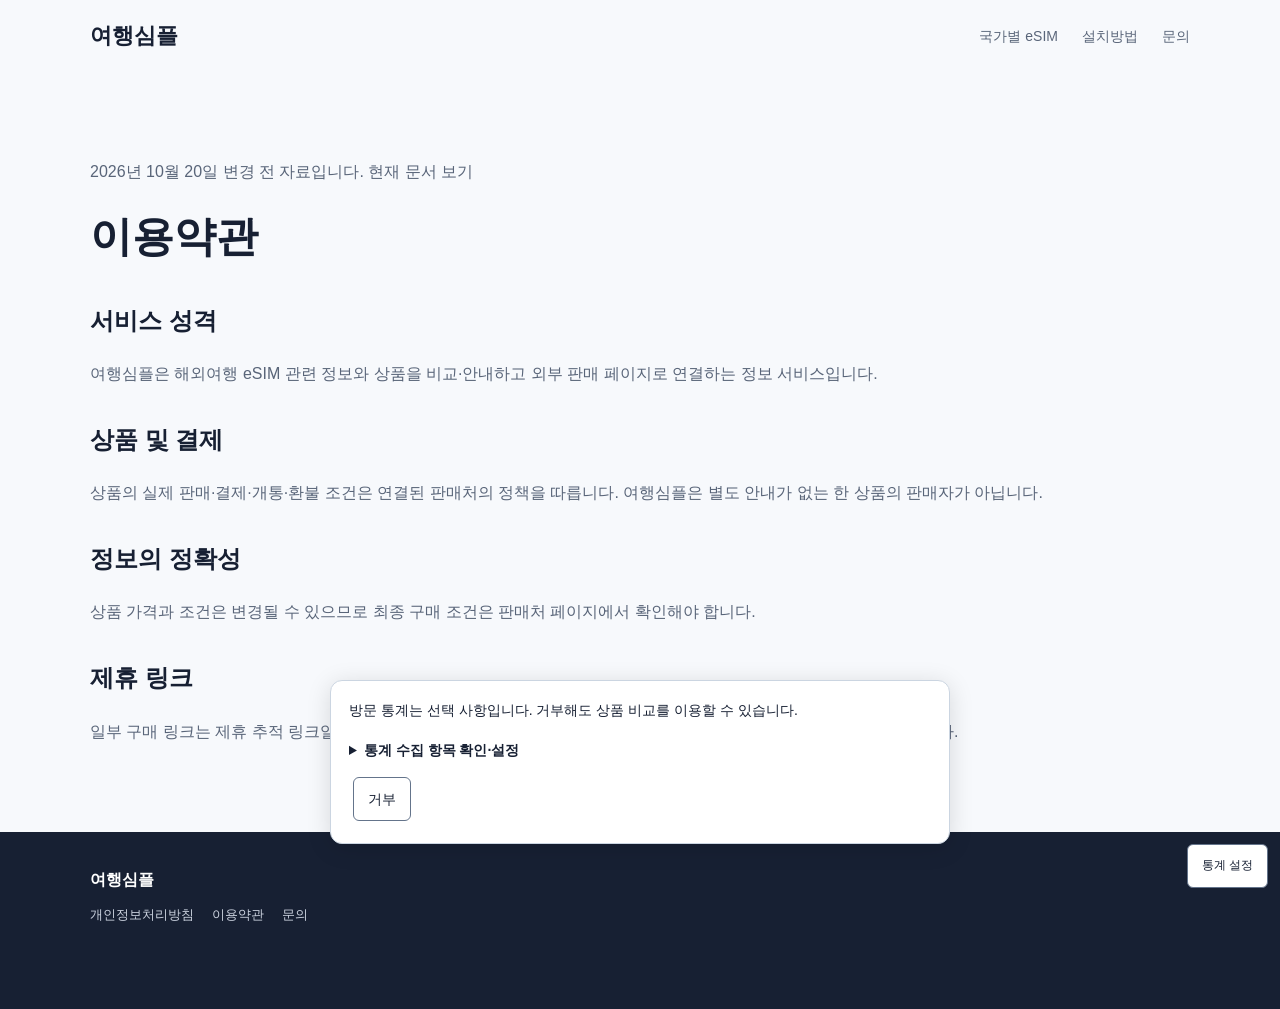
<file: legal/terms-20261020-v1.html>
<!doctype html><html lang="ko"><head><base href="/"><meta name="robots" content="noindex"><meta charset="utf-8"><meta name="viewport" content="width=device-width,initial-scale=1"><title>이용약관 | 여행심플</title><link rel="stylesheet" href="assets/style.css"><script defer src="/assets/analytics.js"></script>
</head><body><header><div class="wrap nav"><a class="logo" href="/">여행심플</a><nav><a href="countries.html">국가별 eSIM</a><a href="install.html">설치방법</a><a href="contact.html">문의</a></nav></div></header><main class="wrap page legal"><p>2026년 10월 20일 변경 전 자료입니다. <a href="/terms.html">현재 문서 보기</a></p><h1>이용약관</h1><h2>서비스 성격</h2><p>여행심플은 해외여행 eSIM 관련 정보와 상품을 비교·안내하고 외부 판매 페이지로 연결하는 정보 서비스입니다.</p><h2>상품 및 결제</h2><p>상품의 실제 판매·결제·개통·환불 조건은 연결된 판매처의 정책을 따릅니다. 여행심플은 별도 안내가 없는 한 상품의 판매자가 아닙니다.</p><h2>정보의 정확성</h2><p>상품 가격과 조건은 변경될 수 있으므로 최종 구매 조건은 판매처 페이지에서 확인해야 합니다.</p><h2>제휴 링크</h2><p>일부 구매 링크는 제휴 추적 링크일 수 있으며, 해당 링크를 통해 구매가 발생하면 여행심플에 커미션이 발생할 수 있습니다.</p></main><footer><div class="wrap"><strong>여행심플</strong><div><a href="privacy.html">개인정보처리방침</a><a href="terms.html">이용약관</a><a href="contact.html">문의</a></div></div></footer></body></html>
</file>
<file: assets/style.css>
*{box-sizing:border-box}body{margin:0;font-family:Arial,'Noto Sans KR',sans-serif;color:#172033;background:#f7f9fc}a{text-decoration:none;color:inherit}.wrap{width:min(1100px,92%);margin:auto}.nav{height:72px;display:flex;align-items:center;justify-content:space-between}.logo{font-size:22px;font-weight:800}.nav nav{display:flex;gap:24px;font-size:14px;color:#596579}.hero{background:linear-gradient(135deg,#eef5ff,#fff);padding:72px 0 90px}.eyebrow{font-size:12px;font-weight:800;letter-spacing:2px;color:#4d70d9}.hero h1{font-size:52px;line-height:1.15;margin:16px 0}.hero p,.lead{font-size:18px;line-height:1.7;color:#667085}.search-card{margin-top:32px;background:#fff;border:1px solid #e6eaf0;border-radius:20px;padding:24px;box-shadow:0 16px 50px #14213d12;display:grid;gap:12px;max-width:680px}.search-card label{font-weight:700;font-size:13px}.search-card select{padding:15px;border:1px solid #d9dee8;border-radius:10px;font-size:16px}.days{display:grid;grid-template-columns:repeat(4,1fr);gap:8px}.days button{padding:13px;border:1px solid #d9dee8;background:#fff;border-radius:10px;cursor:pointer}.days button.active{border-color:#4d70d9;background:#eef3ff;color:#3458c7;font-weight:700}.primary{margin-top:8px;border:0;border-radius:11px;background:#263f9e;color:#fff;padding:16px;font-size:16px;font-weight:700;cursor:pointer}.section{padding:70px 0}.grid{display:grid;grid-template-columns:repeat(3,1fr);gap:18px;margin-top:25px}.grid article,.country-grid a,.product-card,.steps article,.contact-box{background:#fff;border:1px solid #e7eaf0;border-radius:16px;padding:24px}.grid b,.steps b{color:#4d70d9}.grid h3{margin:12px 0 8px}.grid p,.steps p{color:#697386;line-height:1.6}.notice{margin:25px auto 70px;background:#fff;border:1px solid #e7eaf0;border-radius:16px;padding:24px;color:#596579;line-height:1.7}.page{padding:70px 0;min-height:65vh}.page h1{font-size:42px;margin:12px 0}.country-grid{display:grid;grid-template-columns:repeat(2,1fr);gap:16px;margin-top:30px}.country-grid a{display:flex;flex-direction:column;gap:8px}.country-grid span{color:#748096;font-size:14px}.steps{display:grid;grid-template-columns:repeat(2,1fr);gap:16px;margin:30px 0}.result-head{display:flex;justify-content:space-between;align-items:end}.back{font-weight:700}.status{margin:25px 0;color:#68758b}.product-grid{display:grid;grid-template-columns:repeat(3,1fr);gap:16px}.product-card h3{margin:8px 0}.product-card .meta{color:#6b7486;font-size:14px;line-height:1.7}.buy{display:block;margin-top:18px;text-align:center;background:#263f9e;color:white;padding:13px;border-radius:10px;font-weight:700}.legal h2{margin-top:32px}.legal p{line-height:1.8;color:#596579}.muted{color:#8a94a6!important;font-size:13px}.contact-box{max-width:600px;margin-top:25px}footer{background:#172033;color:#cbd2df;padding:35px 0}footer strong{color:#fff}footer a{font-size:13px;margin-right:18px}footer p{font-size:13px;margin:8px 0 18px}footer small{display:block;margin-top:20px;color:#8f99aa}@media(max-width:700px){.nav nav{gap:10px;font-size:12px}.hero{padding:45px 0 60px}.hero h1{font-size:38px}.grid,.country-grid,.steps,.product-grid{grid-template-columns:1fr}.result-head{display:block}.days{grid-template-columns:repeat(2,1fr)}}

/* Shared controls and responsive layouts. */
html{ -webkit-text-size-adjust:100%;scroll-padding-top:20px }
body{line-height:1.6;overflow-wrap:break-word}
button,input,select,textarea{font:inherit}
img,video{max-width:100%;height:auto}
button,a,select,input{touch-action:manipulation}
a:focus-visible,button:focus-visible,select:focus-visible,input:focus-visible{outline:3px solid #456be2;outline-offset:3px}
.nav{gap:24px}.logo{flex-shrink:0}.nav nav a{display:inline-flex;align-items:center;min-height:44px}
.grid,.country-grid,.steps,.product-grid{grid-template-columns:repeat(3,minmax(0,1fr))}
.country-grid,.steps{grid-template-columns:repeat(2,minmax(0,1fr))}
.grid>*,.product-grid>*,.filter-field{min-width:0}
.filter-panel{display:flex;flex-wrap:wrap;align-items:end;gap:12px 20px;padding:20px;margin:16px 0;background:#fff;border:1px solid #dfe6f2;border-radius:14px}
.filter-field{flex:1 1 180px}.filter-field label{display:block;margin-bottom:8px;font-size:14px;font-weight:700}
.filter-field select{width:100%;min-height:48px;padding:10px 12px;border:1px solid #c9d2e2;border-radius:9px;background:#fff;color:#172033;font-size:16px}
.filter-check{display:flex;align-items:center;gap:10px;min-height:48px;cursor:pointer;font-size:15px}
.filter-check input{width:20px;height:20px;margin:0;accent-color:#263f9e;flex-shrink:0}
.product-card{display:flex;flex-direction:column}.product-card h3{font-size:20px;line-height:1.5;overflow-wrap:anywhere}
.product-card .meta{white-space:pre-line;margin:12px 0 18px;line-height:1.9}
.product-card .price{display:block;font-size:24px;line-height:1.4;color:#263f9e;margin-top:auto}
.buy{min-height:48px}.buy[aria-disabled=true]{background:#e7eaf0;color:#596579;cursor:default}
.back{display:inline-flex;align-items:center;min-height:44px}
footer a{display:inline-flex;align-items:center;min-height:44px}footer{padding-bottom:72px}
@media(min-width:701px) and (max-width:1000px){.grid,.product-grid{grid-template-columns:repeat(2,minmax(0,1fr))}}
@media(max-width:700px){
 .wrap{width:calc(100% - 32px)}
 .nav{height:auto;min-height:72px;flex-wrap:wrap;gap:0;padding:12px 0 8px}
 .logo{font-size:21px;min-height:40px;display:flex;align-items:center}
 .nav nav{width:100%;gap:8px;justify-content:space-between;font-size:14px;border-top:1px solid #e7eaf0;margin-top:4px;padding-top:4px}
 .nav nav a{justify-content:center;flex:1;white-space:nowrap;padding:0 4px}
 .hero{padding:28px 0 36px}.hero h1{font-size:clamp(30px,8.5vw,38px);line-height:1.28;letter-spacing:-1px;margin:12px 0 16px}
 .hero p,.lead{font-size:16px;line-height:1.75}.hero> .wrap>p{margin:12px 0}
 .search-card{margin-top:22px;padding:18px;border-radius:16px;gap:12px;box-shadow:0 8px 28px #14213d0a}
 .search-card select{width:100%;min-width:0;min-height:48px;padding:12px}
 .primary{min-height:48px;line-height:1.5;padding:13px 10px}
 .page{padding:28px 0 40px}.page h1{font-size:clamp(28px,8vw,34px);line-height:1.35;letter-spacing:-.6px}
 .section{padding:32px 0}h2{font-size:23px;line-height:1.45}
 .grid,.country-grid,.steps,.product-grid{grid-template-columns:minmax(0,1fr);gap:14px}
 .grid article,.country-grid a,.product-card,.steps article,.contact-box{padding:20px}
 .notice{padding:20px;margin:24px auto 32px}.notice h2{margin-top:0}
 .filter-panel{padding:16px;gap:8px 14px}.search-panel{display:grid;grid-template-columns:repeat(2,minmax(0,1fr));gap:12px}
 .filter-panel:not(.search-panel) .filter-field{flex-basis:100%}
 .filter-check{width:100%;font-size:15px}.result-head p{margin-bottom:8px}
 .product-card h3{font-size:19px}.product-card .meta{font-size:15px}.product-card .price{font-size:25px}
 .muted{font-size:14px;line-height:1.8}
 .trip-guide-link,.trip-product-link{min-height:44px;align-content:center;line-height:1.6}
 footer{padding-top:26px}footer a{font-size:14px;margin-right:16px}
}

/* Keep the product comparison in three columns, including on phones. */
.product-grid{grid-template-columns:repeat(3,minmax(0,1fr))}
@media(max-width:700px){
 .product-grid{gap:8px}
 .product-grid .product-card{padding:12px 8px;border-radius:12px}
 .product-grid .eyebrow{font-size:10px;letter-spacing:1px}
 .product-grid .product-card h3{font-size:13px;line-height:1.5;margin:8px 0;word-break:keep-all}
 .product-grid .product-card .meta{font-size:11px;line-height:1.7;margin:8px 0 14px;overflow-wrap:anywhere}
 .product-grid .product-card .price{font-size:17px;line-height:1.5;letter-spacing:-.5px;overflow-wrap:anywhere}
 .product-grid .buy{font-size:12px;line-height:1.5;padding:10px 4px;margin-top:12px;min-height:44px;align-content:center}
}
@media(max-width:360px){
 .product-grid{gap:6px}
 .product-grid .product-card{padding:10px 6px}
 .product-grid .product-card h3{font-size:12px}
 .product-grid .product-card .price{font-size:15px}
}

.catalog-directory{margin:32px 0}.catalog-directory input{display:block;width:100%;max-width:480px;padding:14px;border:1px solid #cbd5e1;border-radius:12px;font:inherit;margin:10px 0}.catalog-countries{display:grid;grid-template-columns:repeat(auto-fit,minmax(180px,1fr));gap:12px}.catalog-country{display:flex;flex-direction:column;gap:8px;padding:18px;border:1px solid #dce4ef;border-radius:14px;color:inherit;text-decoration:none;background:#fff}.catalog-country:hover{border-color:#2563eb}.catalog-country span{font-size:14px;color:#526079}#more-products{display:block;margin:28px auto}#more-products[hidden]{display:none}.filter-panel{flex-wrap:wrap}.filter-field select{max-width:100%}

/* Keep conditional controls hidden even when component styles set display. */
[hidden]{display:none!important}
</file>
<file: assets/legal.css>
.legal{max-width:900px;overflow-wrap:anywhere}.legal a{color:#2447a8;text-decoration:underline;text-underline-offset:3px}.legal dt{font-weight:700;margin-top:20px}.legal dd{margin:8px 0 20px;line-height:1.85;color:#596579}.legal p{line-height:1.85}.legal .effective{font-size:14px;color:#596579}.legal .contact-box{max-width:100%}.legal .buy{display:inline-block;color:#fff;text-decoration:none}.legal h2{font-size:23px}.legal li{line-height:1.8}@media(max-width:700px){.legal h1{font-size:32px}.legal h2{font-size:21px}}
</file>
<file: assets/japan-guide.css>
.jp-guide{max-width:1100px;padding-bottom:64px;line-height:1.8}.jp-guide a:focus-visible,.jp-guide summary:focus-visible{outline:3px solid #456be2;outline-offset:5px}.jp-breadcrumb{display:flex;flex-wrap:wrap;gap:10px;font-size:13px;color:#596579;margin:24px 0}.jp-breadcrumb a{text-decoration:underline}.jp-hero{display:grid;grid-template-columns:1.35fr 1fr;gap:48px;align-items:center;padding:36px 0 26px}.jp-hero h1{font-size:clamp(34px,4.3vw,52px);line-height:1.24;letter-spacing:-1.5px;margin:16px 0 22px}.jp-intro{color:#596579;font-size:18px}.jp-primary,.jp-secondary{display:inline-block;border-radius:10px;padding:14px 20px;font-weight:700}.jp-primary{background:#263f9e;color:#fff;margin:8px 0}.jp-secondary{color:#263f9e;border:1px solid #c7d2f1;background:#fff}.jp-updated{font-size:12px;color:#596579}.jp-quick{padding:28px;background:#fff;border:1px solid #dfe6f2;border-radius:20px;box-shadow:0 12px 35px #17203308}.jp-quick ol{margin:20px 0 0;padding-left:22px}.jp-quick li{padding:0 0 18px 8px}.jp-quick li:last-child{padding-bottom:0}.jp-quick b,.jp-quick span{display:block}.jp-quick li span{font-size:14px;color:#596579}.jp-disclosure{font-size:13px;color:#596579;padding:16px 0;border-top:1px solid #dfe6f2}.jp-toc{display:flex;flex-wrap:wrap;gap:10px;padding:16px 0 26px}.jp-toc a{background:#fff;border:1px solid #dfe6f2;border-radius:30px;padding:7px 15px;font-size:14px;color:#263f9e}.jp-guide section[id]{padding:32px 0;scroll-margin-top:20px}.jp-guide h2{font-size:clamp(24px,3vw,30px);line-height:1.4;letter-spacing:-.7px;margin:10px 0 16px}.jp-guide h3{font-size:18px;margin:0 0 10px}.jp-guide section>p{color:#596579}.jp-duration-grid{display:grid;grid-template-columns:repeat(6,minmax(0,1fr));gap:12px;margin:24px 0}.jp-duration-grid a{display:flex;flex-direction:column;padding:20px 16px;background:#fff;border:1px solid #dfe6f2;border-radius:14px;transition:border-color .15s}.jp-duration-grid a:hover{border-color:#456be2}.jp-duration-grid strong{font-size:27px;color:#263f9e}.jp-duration-grid span{font-size:13px;color:#596579}.jp-duration-grid small{margin-top:16px;color:#263f9e;font-size:12px;font-weight:700}.jp-note{padding:18px 20px;background:#edf2fb;border-radius:12px;font-size:14px}.jp-table-wrap{overflow-x:auto;border:1px solid #dfe6f2;border-radius:14px;margin:24px 0;background:#fff}.jp-guide table{width:100%;border-collapse:collapse;min-width:570px;font-size:14px}.jp-guide caption{text-align:left;padding:16px;font-weight:700;color:#172033}.jp-guide th,.jp-guide td{padding:16px;border-top:1px solid #e5eaf2;text-align:left;vertical-align:top}.jp-guide thead th{background:#eef3fc}.jp-guide tbody th{width:18%;white-space:nowrap}.jp-guide td{color:#596579}.jp-use-grid{display:grid;grid-template-columns:repeat(3,minmax(0,1fr));gap:16px}.jp-use-grid article,.jp-setup article{background:#fff;padding:24px;border:1px solid #dfe6f2;border-radius:14px}.jp-use-grid p,.jp-setup p{color:#596579;font-size:15px;margin:0}.jp-setup p+p{margin-top:12px}.jp-checklist{display:grid;grid-template-columns:repeat(2,minmax(0,1fr));gap:16px 32px;padding-left:24px}.jp-checklist li{padding:8px}.jp-checklist strong,.jp-checklist span{display:block}.jp-checklist span{font-size:15px;color:#596579}.jp-setup{display:grid;grid-template-columns:1fr 1fr;gap:16px;margin:24px 0}.jp-guide details{border-top:1px solid #dfe6f2;padding:18px 0}.jp-guide details:last-child{border-bottom:1px solid #dfe6f2}.jp-guide summary{cursor:pointer;font-weight:700;padding-right:8px}.jp-guide details p{color:#596579;margin:12px 0 0}.jp-guide details a,.jp-sources a{text-decoration:underline;color:#263f9e;text-underline-offset:3px}.jp-final{padding:32px;border:1px solid #d8e1f5;border-radius:20px;background:#edf2fb;margin:24px 0 36px}.jp-sources,.jp-related{padding:24px 0;border-top:1px solid #dfe6f2}.jp-sources p,.jp-sources li{font-size:14px;color:#596579}.jp-sources h2,.jp-related h2{font-size:22px}.jp-sources ul{padding-left:20px}.jp-related>div{display:flex;flex-wrap:wrap;gap:12px 24px;color:#263f9e;font-size:15px}@media(max-width:900px){.jp-hero{gap:24px}.jp-duration-grid{grid-template-columns:repeat(3,minmax(0,1fr))}.jp-use-grid{grid-template-columns:1fr}}@media(max-width:600px){.jp-hero{grid-template-columns:1fr;padding-top:20px}.jp-hero h1{letter-spacing:-1px}.jp-intro{font-size:16px}.jp-quick{padding:22px}.jp-guide section[id]{padding:26px 0}.jp-duration-grid{grid-template-columns:repeat(2,minmax(0,1fr))}.jp-checklist,.jp-setup{grid-template-columns:1fr}.jp-checklist{gap:4px}.jp-final{padding:24px}.jp-primary{max-width:100%;font-size:15px}.jp-toc{gap:8px}.jp-toc a{padding:6px 11px;font-size:13px}}

@media(max-width:600px){.jp-hero h1{font-size:clamp(28px,8vw,36px);line-height:1.35}.jp-hero{gap:20px}.jp-quick{padding:20px}.jp-primary,.jp-secondary{display:block;text-align:center;min-height:48px}.jp-toc a{min-height:44px;display:flex;align-items:center;font-size:14px}.jp-guide table{min-width:0;table-layout:fixed;font-size:14px}.jp-guide th,.jp-guide td{padding:12px 8px;overflow-wrap:anywhere}.jp-guide tbody th{width:24%;white-space:normal}.jp-guide thead th:first-child{width:24%}.jp-guide caption{padding:14px}.jp-duration-grid a{padding:16px 12px;min-width:0}.jp-final{padding:20px}.jp-related a{display:inline-flex;align-items:center;min-height:44px}.jp-guide summary{min-height:44px}.jp-sources a{overflow-wrap:anywhere}}
</file>
